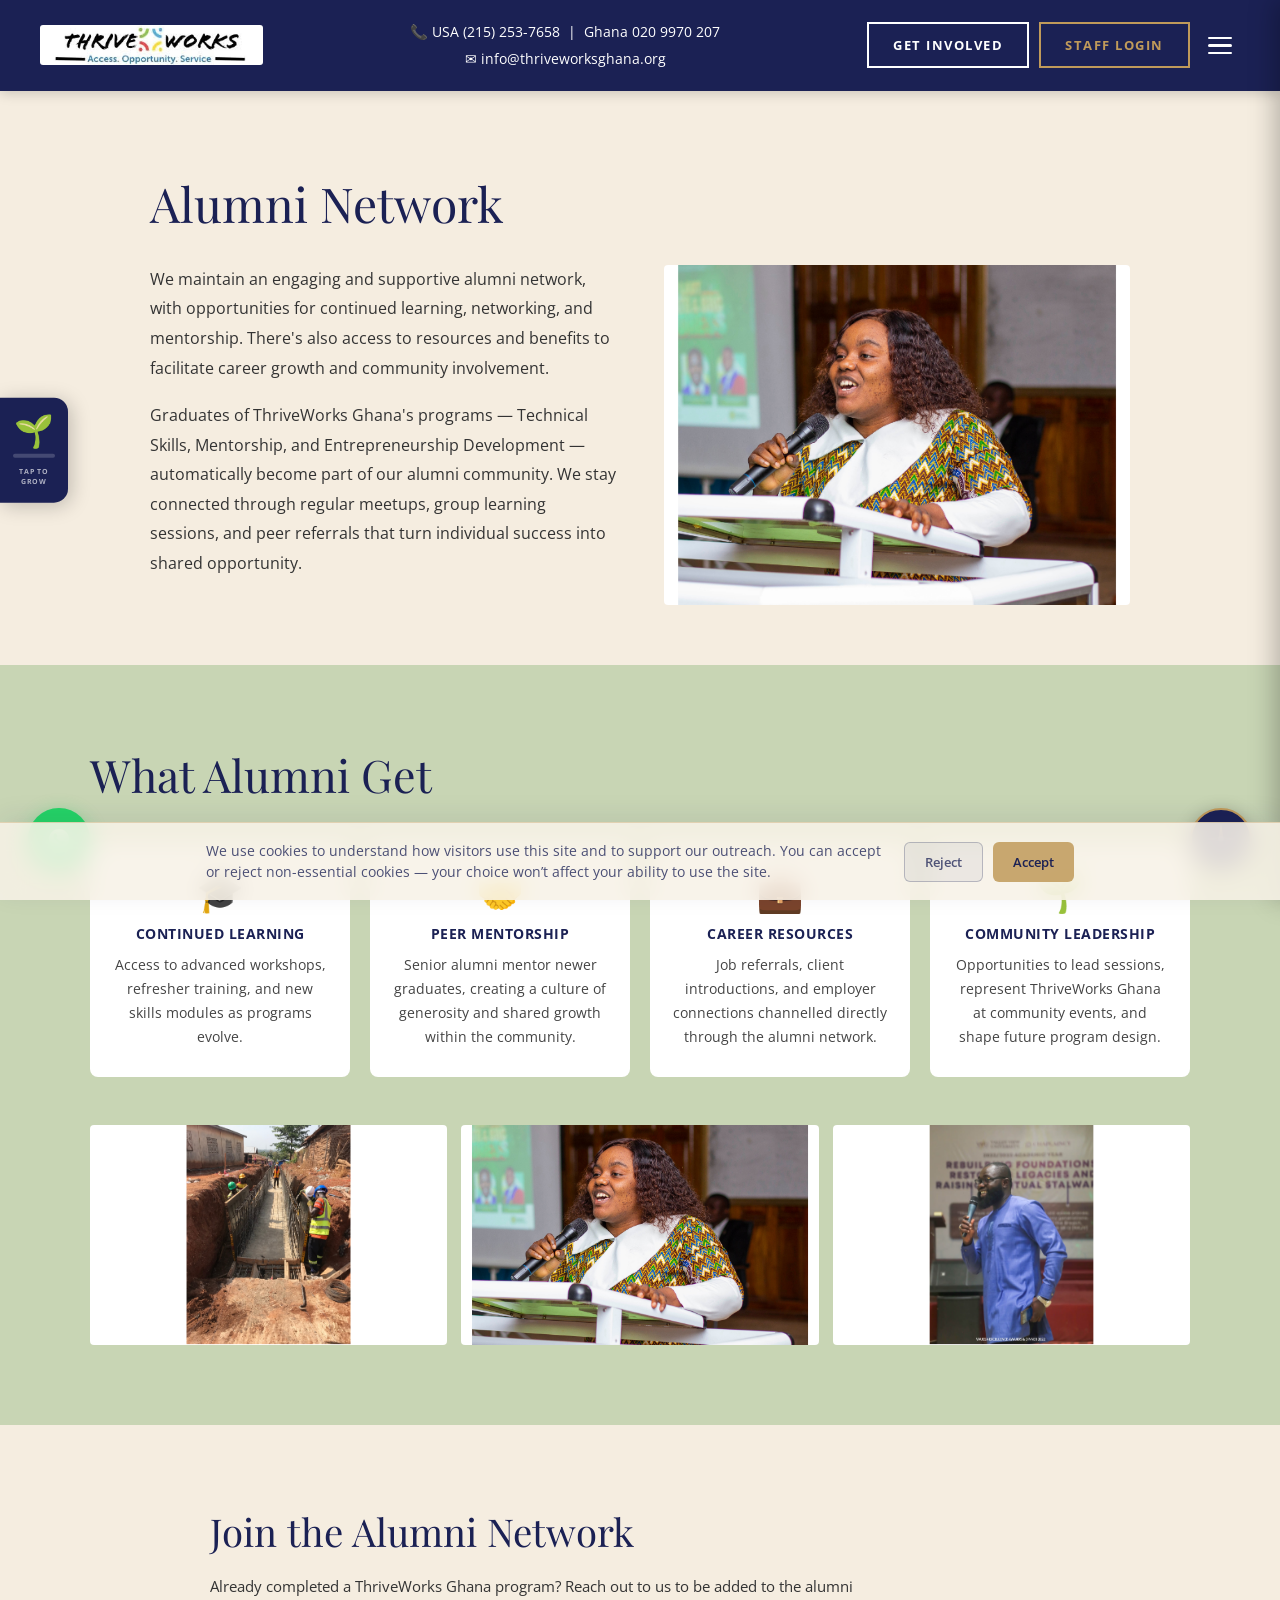
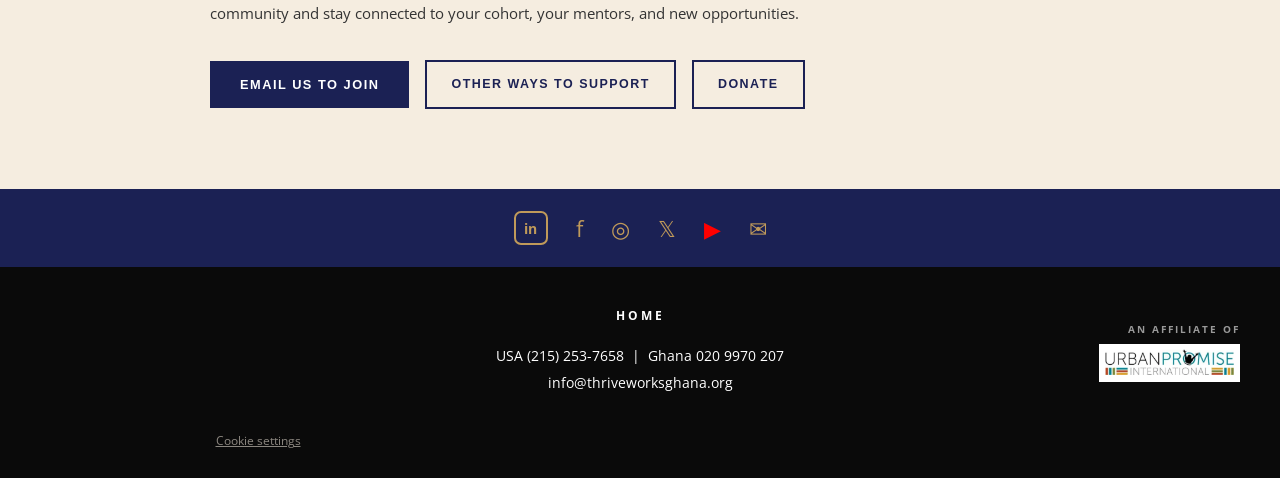
<file: alumni.html>
<!DOCTYPE html>
<html lang="en">
<head>
<!-- Consent Mode defaults (must run before Google tags) -->
<script>
window.dataLayer = window.dataLayer || [];
function gtag(){ dataLayer.push(arguments); }

// Ad-related signals: denied everywhere. No Ads/remarketing tags are configured
// yet, so this costs nothing and stays conservative if/when they're added.
gtag('consent', 'default', {
  ad_storage: 'denied',
  ad_user_data: 'denied',
  ad_personalization: 'denied',
  wait_for_update: 500
});

// Analytics: granted by default everywhere, so we keep visibility into the bulk
// of our traffic (Ghana, US, diaspora donors). Leaving a type out of every default
// call does NOT fall back to granted once consent mode is active on the page — it
// is left unresolved and effectively blocks measurement, so this rule must be explicit.
gtag('consent', 'default', {
  analytics_storage: 'granted'
});

// ...except in regions where opt-in consent is legally required (EEA + UK +
// Switzerland) — there analytics stays denied until the visitor clicks Accept.
// Google tag detects the visitor's region itself and matches it against this list;
// being more specific than the global rule above, this one wins for those visitors.
gtag('consent', 'default', {
  analytics_storage: 'denied',
  region: [
    'AT','BE','BG','CY','CZ','DE','DK','EE','ES','FI','FR','GR','HR','HU','IE',
    'IT','LT','LU','LV','MT','NL','PL','PT','RO','SE','SI','SK', // EU
    'IS','LI','NO', // EEA (non-EU)
    'GB', // United Kingdom
    'CH'  // Switzerland
  ],
  wait_for_update: 500
});
</script>
<!-- Google Tag Manager -->
<script>(function(w,d,s,l,i){w[l]=w[l]||[];w[l].push({'gtm.start':
new Date().getTime(),event:'gtm.js'});var f=d.getElementsByTagName(s)[0],
j=d.createElement(s),dl=l!='dataLayer'?'&l='+l:'';j.async=true;j.src=
'https://www.googletagmanager.com/gtm.js?id='+i+dl;f.parentNode.insertBefore(j,f);
})(window,document,'script','dataLayer','GTM-WQKMT4Q5');</script>
<!-- End Google Tag Manager -->
<link rel="stylesheet" href="cookie-consent.css" />
<script src="cookie-consent.js" defer></script>
<link rel="stylesheet" href="nav-menu.css" />
<script src="nav-menu.js" defer></script>
  <meta charset="UTF-8" />
  <meta name="viewport" content="width=device-width, initial-scale=1.0" />
  <title>Alumni Network | ThriveWorks Ghana — Sunyani, Bono Region, Ghana</title>
  <meta name="description" content="The ThriveWorks Ghana Alumni Network connects program graduates in Sunyani, Bono Region with continued learning, peer mentorship, career resources, and community leadership opportunities." />
  <meta name="robots" content="index, follow" />
  <meta name="keywords" content="ThriveWorks Ghana alumni, youth programme graduates Ghana, Sunyani youth success stories" />
  <meta name="author"   content="ThriveWorks Ghana" />
  <meta name="subject"        content="Nonprofit organisation, effective charity, high-impact NGO, youth empowerment, Ghana, West Africa, Africa" />
  <meta name="classification" content="Nonprofit, NGO, Charity, Youth Development, Community Impact, Ghana, Africa" />
  <meta name="category"       content="nonprofit, charity, NGO, youth development, making a difference, high impact giving, Ghana, Africa" />
  <meta name="abstract" content="The ThriveWorks Ghana Alumni Network connects graduates of our technical skills, mentorship, and entrepreneurship programs for continued learning, job referrals, and peer support in the Bono Region, Ghana." />
  <meta property="og:type" content="website" />
  <meta property="og:url" content="https://thriveworksghana.org/alumni" />
  <meta property="og:title" content="Alumni Network | ThriveWorks Ghana" />
  <meta property="og:description" content="Connecting ThriveWorks Ghana program graduates with continued learning, mentorship, and career resources in Ghana's Bono Region." />
  <meta property="og:image" content="https://thriveworksghana.org/images/thriveworks-ghana-og.jpg" />
  <meta property="og:locale" content="en_GH" />
  <meta property="og:site_name" content="ThriveWorks Ghana" />
  <meta name="twitter:card" content="summary_large_image" />
  <meta name="twitter:site" content="@thriveworksgh" />
  <meta name="twitter:title" content="Alumni Network | ThriveWorks Ghana" />
  <meta name="twitter:description" content="Connecting ThriveWorks Ghana graduates with career resources and community in Ghana's Bono Region." />
  <meta name="twitter:image" content="https://thriveworksghana.org/images/thriveworks-ghana-og.jpg" />
  <link rel="canonical" href="https://thriveworksghana.org/alumni" />
  <link rel="icon" type="image/png" href="favicon.png" />
  <link rel="apple-touch-icon" href="favicon.png" />
  <meta name="theme-color" content="#1B2154" />

  <!-- Structured Data for Google + AI -->
  <script type="application/ld+json">
  [
    {
      "@context": "https://schema.org",
      "@type": "WebPage",
      "name": "Alumni Network — ThriveWorks Ghana",
      "url": "https://thriveworksghana.org/alumni",
      "description": "ThriveWorks Ghana's Alumni Network supports program graduates with continued learning, networking, mentorship, and career resources in Sunyani, Bono Region, Ghana.",
      "isPartOf": {"@type": "WebSite", "url": "https://thriveworksghana.org", "name": "ThriveWorks Ghana"},
      "about": {"@type": "Organization", "@id": "https://thriveworksghana.org/#organization", "name": "ThriveWorks Ghana"}
    },
    {
      "@context": "https://schema.org",
      "@type": "BreadcrumbList",
      "itemListElement": [
        {"@type": "ListItem", "position": 1, "name": "Home", "item": "https://thriveworksghana.org"},
        {"@type": "ListItem", "position": 2, "name": "Alumni Network", "item": "https://thriveworksghana.org/alumni"}
      ]
    },
    {
      "@context": "https://schema.org",
      "@type": "FAQPage",
      "mainEntity": [
        {
          "@type": "Question",
          "name": "What is the ThriveWorks Ghana Alumni Network?",
          "acceptedAnswer": {
            "@type": "Answer",
            "text": "The ThriveWorks Ghana Alumni Network is a community for graduates of ThriveWorks Ghana programs in Sunyani, Bono Region, Ghana. Alumni benefit from continued learning, networking events, peer mentorship, and career development resources to sustain their growth after completing the program."
          }
        },
        {
          "@type": "Question",
          "name": "How do I join the ThriveWorks Ghana Alumni Network?",
          "acceptedAnswer": {
            "@type": "Answer",
            "text": "The Alumni Network is open to graduates of ThriveWorks Ghana's programs. Contact info@thriveworksghana.org or call +233209970207 to inquire about joining the alumni community in Sunyani, Ghana."
          }
        }
      ]
    }
  ]
  </script>

  <link rel="preconnect" href="https://fonts.googleapis.com" />
  <link rel="preconnect" href="https://fonts.gstatic.com" crossorigin />
  <link href="https://fonts.googleapis.com/css2?family=Playfair+Display:wght@400;600&family=Open+Sans:wght@300;400;600;700&display=swap" rel="stylesheet" />

  <!-- Google Analytics 4 — Google Analytics 4 — Measurement ID: G-K23Z2SVLEW -->
  <script async src="https://www.googletagmanager.com/gtag/js?id=G-K23Z2SVLEW"></script>
  <script>
    window.dataLayer = window.dataLayer || [];
    function gtag(){dataLayer.push(arguments);}
    gtag('js', new Date());
    gtag('config', 'G-K23Z2SVLEW');
  </script>

  <style>
    *, *::before, *::after { box-sizing: border-box; margin: 0; padding: 0; }

    :root {
      --navy:  #1B2154;
      --gold:  #C09A5A;
      --cream: #F5EDE0;
      --black: #0a0a0a;
      --white: #ffffff;
    }

    body { font-family: 'Open Sans', sans-serif; background: var(--cream); color: #222; }
    a { text-decoration: none; color: inherit; }
    img { max-width: 100%; display: block; }

    /* ── HEADER ─────────────────────────────────────── */
    header {
      background: var(--navy);
      padding: 18px 40px;
      display: flex;
      align-items: center;
      justify-content: space-between;
      gap: 20px;
      position: sticky;
      top: 0;
      z-index: 500;
      box-shadow: 0 2px 12px rgba(0,0,0,0.18);
    }

    .header-logo {
      background: var(--white);
      padding: 2px 8px;
      border-radius: 3px;
      display: inline-flex;
      align-items: center;
      flex-shrink: 0;
      height: 40px;
      overflow: hidden;
    }
    .header-logo img { height: 85px; width: auto; max-width: none; display: block; border-radius: 0; }

    .header-contact { text-align: center; color: var(--white); }
    .header-contact p { font-size: 0.9rem; line-height: 1.9; display: flex; align-items: center; justify-content: center; gap: 8px; }
    .header-contact p:last-child { white-space: nowrap; }

    .hdr-btn {
      border: 2px solid var(--white);
      color: var(--white);
      background: transparent;
      padding: 12px 24px;
      font-family: 'Open Sans', sans-serif;
      font-weight: 700;
      font-size: 0.8rem;
      letter-spacing: 1.5px;
      text-transform: uppercase;
      cursor: pointer;
      white-space: nowrap;
      transition: background 0.2s, color 0.2s;
    }
    .hdr-btn:hover { background: var(--white); color: var(--navy); }

    /* ── MAIN ───────────────────────────────────────── */
    .main-section {
      background: var(--cream);
      padding: 80px 60px 60px;
      max-width: 1100px;
      margin: 0 auto;
    }

    .main-section h1 {
      font-family: 'Playfair Display', serif;
      font-size: 3rem;
      font-weight: 400;
      color: var(--navy);
      margin-bottom: 30px;
    }

    /* Two-column intro */
    .alumni-intro-grid {
      display: grid;
      grid-template-columns: 1fr 1fr;
      gap: 48px;
      align-items: start;
    }

    .alumni-intro-grid p {
      font-size: 1rem;
      color: #333;
      line-height: 1.85;
      margin-bottom: 18px;
    }

    .alumni-hero-img {
      width: 100%;
      height: 340px;
      object-fit: cover;
      border-radius: 4px;
    }

    /* ── BENEFITS SECTION ───────────────────────────── */
    .benefits-section {
      background: #C8D5B4; /* sage */
      padding: 80px 40px;
    }

    .benefits-inner { max-width: 1100px; margin: 0 auto; }

    .benefits-section h2 {
      font-family: 'Playfair Display', serif;
      font-size: 2.8rem;
      font-weight: 400;
      color: var(--navy);
      margin-bottom: 40px;
    }

    .benefits-grid {
      display: grid;
      grid-template-columns: repeat(4, 1fr);
      gap: 20px;
      margin-bottom: 48px;
    }

    .benefit-card {
      background: var(--white);
      border-radius: 8px;
      padding: 28px 22px;
      text-align: center;
    }

    .benefit-icon {
      font-size: 2.4rem;
      margin-bottom: 14px;
      line-height: 1;
    }

    .benefit-card h3 {
      font-family: 'Open Sans', sans-serif;
      font-size: 0.9rem;
      font-weight: 700;
      color: var(--navy);
      margin-bottom: 10px;
      text-transform: uppercase;
      letter-spacing: 0.5px;
    }

    .benefit-card p {
      font-size: 0.88rem;
      color: #444;
      line-height: 1.7;
    }

    .alumni-photo-row {
      display: grid;
      grid-template-columns: repeat(3, 1fr);
      gap: 14px;
    }

    .alumni-photo-row img {
      width: 100%;
      height: 220px;
      object-fit: cover;
      border-radius: 4px;
    }

    /* ── ALUMNI CTA SECTION ─────────────────────────── */
    .alumni-cta-section {
      background: var(--cream);
      padding: 80px 40px;
    }

    .alumni-cta-inner {
      max-width: 860px;
      margin: 0 auto;
    }

    .alumni-cta-inner h2 {
      font-family: 'Playfair Display', serif;
      font-size: 2.4rem;
      font-weight: 400;
      color: var(--navy);
      margin-bottom: 16px;
    }

    .alumni-cta-inner p {
      font-size: 0.95rem;
      color: #333;
      line-height: 1.8;
      margin-bottom: 32px;
      max-width: 700px;
    }

    .alumni-cta-buttons {
      display: flex;
      gap: 16px;
      flex-wrap: wrap;
      align-items: center;
    }

    .alumni-email-btn {
      background: var(--navy);
      color: var(--white);
      border: 2px solid var(--navy);
      padding: 14px 28px;
      font-weight: 700;
      font-size: 0.8rem;
      letter-spacing: 1.5px;
      text-transform: uppercase;
      cursor: pointer;
      transition: background 0.2s, color 0.2s;
    }
    .alumni-email-btn:hover { background: transparent; color: var(--navy); }

    .outline-btn {
      border: 2px solid var(--navy);
      color: var(--navy);
      background: transparent;
      padding: 14px 24px;
      font-weight: 700;
      font-size: 0.78rem;
      letter-spacing: 1.5px;
      text-transform: uppercase;
      cursor: pointer;
      line-height: 1.4;
      text-align: center;
      transition: background 0.2s, color 0.2s;
    }
    .outline-btn:hover { background: var(--navy); color: var(--white); }

    /* ── SOCIAL BAR ─────────────────────────────────── */
    .social-bar {
      background: var(--navy);
      padding: 22px 40px;
      display: flex;
      align-items: center;
      justify-content: center;
      gap: 28px;
    }

    .soc-box {
      width: 34px; height: 34px;
      border: 2px solid var(--gold); border-radius: 7px;
      display: flex; align-items: center; justify-content: center;
      color: var(--gold); font-weight: 700; font-size: 0.85rem;
      cursor: pointer; transition: opacity 0.2s;
    }
    .soc-box:hover { opacity: 0.7; }

    .soc-icon { color: var(--gold); font-size: 1.4rem; cursor: pointer; transition: opacity 0.2s; }
    .soc-icon:hover { opacity: 0.7; }

    /* ── FOOTER ─────────────────────────────────────── */
    footer {
      background: var(--black);
      padding: 40px 40px 28px;
      display: grid;
      grid-template-columns: 1fr auto 1fr;
      align-items: center;
      gap: 20px;
    }

    .footer-center { text-align: center; }
    .footer-center a {
      display: block; color: var(--white); font-weight: 700;
      font-size: 0.75rem; letter-spacing: 3px; text-transform: uppercase; margin-bottom: 18px;
    }
    .footer-contact { color: var(--white); font-size: 0.85rem; line-height: 2; text-align: center; }

    .footer-affiliate { text-align: right; }
    .affiliate-label { font-size: 0.65rem; font-weight: 700; letter-spacing: 2px; text-transform: uppercase; color: #999; margin-bottom: 8px; }
    .footer-affiliate img { height: 38px; width: auto; margin-left: auto; }

    /* ── RESPONSIVE ─────────────────────────────────── */
    @media (max-width: 900px) {
      .benefits-grid { grid-template-columns: repeat(2, 1fr); }
      .alumni-photo-row { grid-template-columns: repeat(2, 1fr); }
      .alumni-photo-row img:last-child { display: none; }
    }

    @media (max-width: 768px) {
      header { flex-direction: column; text-align: center; padding: 20px 16px; }
      header > div:last-child { justify-content: center; }
      .main-section { padding: 50px 20px 50px; }
      .main-section h1 { font-size: 2.2rem; }
      .alumni-intro-grid { grid-template-columns: 1fr; }
      .alumni-hero-img { height: 240px; }
      .benefits-section { padding: 50px 20px; }
      .alumni-cta-section { padding: 50px 20px; }
      .alumni-cta-buttons { flex-direction: column; align-items: flex-start; }
      footer { grid-template-columns: 1fr; text-align: center; }
      .footer-affiliate { text-align: center; }
      .footer-affiliate img { margin: 0 auto; }
    }

    @media (max-width: 480px) {
      header { padding: 16px 12px; gap: 12px; }
      .header-contact p { font-size: 0.8rem; flex-wrap: wrap; justify-content: center; }
      .main-section { padding: 36px 16px 40px; }
      .main-section h1 { font-size: 1.9rem; }
      .benefits-section h2 { font-size: 2rem; }
      .alumni-cta-inner h2 { font-size: 1.8rem; }
      .benefits-grid { grid-template-columns: 1fr; }
      .alumni-photo-row { grid-template-columns: 1fr; }
      .alumni-photo-row img { display: block; }
      .hdr-btn { padding: 9px 16px; font-size: 0.75rem; }
    }

    /* ── PATHFINDER COMPASS (sticky) ─────────────────────── */
    #pathfinder {
      position: fixed; bottom: 30px; right: 28px; z-index: 9999;
      display: flex; flex-direction: column-reverse; align-items: flex-end; gap: 10px;
    }
    .pf-toggle {
      width: 62px; height: 62px; border-radius: 50%;
      background: var(--navy); border: 2.5px solid var(--gold);
      display: flex; align-items: center; justify-content: center;
      cursor: pointer; box-shadow: 0 4px 18px rgba(0,0,0,0.28);
      transition: transform 0.25s, box-shadow 0.25s; position: relative; flex-shrink: 0;
    }
    .pf-toggle:hover { transform: scale(1.08); box-shadow: 0 6px 26px rgba(0,0,0,0.38); }
    .pf-rose { width: 34px; height: 34px; animation: roseRotate 10s linear infinite; }
    @keyframes roseRotate { to { transform: rotate(360deg); } }
    #pathfinder.pf-open .pf-rose { animation-play-state: paused; }
    .pf-label {
      position: absolute; right: 70px; background: var(--navy); color: var(--white);
      font-family: 'Open Sans', sans-serif; font-size: 0.65rem; font-weight: 700;
      letter-spacing: 1.2px; text-transform: uppercase; padding: 5px 9px; border-radius: 3px;
      white-space: nowrap; opacity: 0; transform: translateX(8px);
      transition: opacity 0.18s, transform 0.18s; pointer-events: none;
    }
    .pf-label::after {
      content: ''; position: absolute; left: 100%; top: 50%;
      transform: translateY(-50%); border: 5px solid transparent; border-left-color: var(--navy);
    }
    #pathfinder:not(.pf-open) .pf-toggle:hover .pf-label { opacity: 1; transform: translateX(0); }
    .pf-panel {
      background: #fff; border-radius: 12px; padding: 20px 18px 16px; width: 272px;
      box-shadow: 0 10px 40px rgba(0,0,0,0.18); border: 1px solid rgba(192,154,90,0.25);
      opacity: 0; transform: translateY(12px) scale(0.96); pointer-events: none;
      transition: opacity 0.22s ease, transform 0.22s ease; position: relative;
    }
    #pathfinder.pf-open .pf-panel { opacity: 1; transform: translateY(0) scale(1); pointer-events: all; }
    .pf-close {
      position: absolute; top: 9px; right: 10px; background: none; border: none;
      font-size: 0.95rem; color: #aaa; cursor: pointer; line-height: 1; transition: color 0.15s;
    }
    .pf-close:hover { color: var(--navy); }
    .pf-panel-heading { font-family: 'Playfair Display', serif; font-size: 1rem; font-weight: 400; color: var(--navy); margin-bottom: 14px; padding-right: 20px; }
    .pf-grid { display: grid; grid-template-columns: 1fr 1fr; gap: 7px; }
    .pf-card {
      display: flex; flex-direction: column; align-items: center; text-align: center;
      padding: 11px 7px; border-radius: 8px; border: 2px solid transparent;
      text-decoration: none; transition: transform 0.16s, border-color 0.16s;
    }
    .pf-card:hover { transform: translateY(-3px); }
    .pf-digital { background: #e8f0fd; } .pf-digital:hover { border-color: #4a6fa5; }
    .pf-bizdev  { background: #fef8e7; } .pf-bizdev:hover  { border-color: var(--gold); }
    .pf-coach   { background: #eaf5ea; } .pf-coach:hover   { border-color: #5a9a5a; }
    .pf-alumni  { background: #fdf0f0; } .pf-alumni:hover  { border-color: #c04a4a; }
    .pf-card-icon { font-size: 1.55rem; margin-bottom: 4px; line-height: 1; }
    .pf-card-name { font-weight: 700; font-size: 0.68rem; color: var(--navy); margin-bottom: 2px; line-height: 1.2; }
    .pf-card-sub { font-size: 0.6rem; color: #777; line-height: 1.3; }
    @media (max-width: 480px) { #pathfinder { bottom: 18px; right: 14px; } .pf-panel { width: 240px; } }
    #wa-widget { position: fixed; bottom: 30px; left: 28px; z-index: 9999; }
    .wa-btn { width: 62px; height: 62px; border-radius: 50%; background: #25D366; border: none; display: flex; align-items: center; justify-content: center; cursor: pointer; box-shadow: 0 4px 18px rgba(37,211,102,0.4); transition: transform 0.25s, box-shadow 0.25s; text-decoration: none; position: relative; flex-shrink: 0; }
    .wa-btn:hover { transform: scale(1.1); box-shadow: 0 6px 26px rgba(37,211,102,0.55); }
    .wa-icon { width: 34px; height: 34px; }
    .wa-tooltip { position: absolute; left: 70px; background: #1a9e4a; color: #fff; font-family: 'Open Sans', sans-serif; font-size: 0.65rem; font-weight: 700; letter-spacing: 1px; text-transform: uppercase; padding: 5px 9px; border-radius: 3px; white-space: nowrap; opacity: 0; transform: translateX(-8px); transition: opacity 0.18s, transform 0.18s; pointer-events: none; }
    .wa-tooltip::before { content: ''; position: absolute; right: 100%; top: 50%; transform: translateY(-50%); border: 5px solid transparent; border-right-color: #1a9e4a; }
    .wa-btn:hover .wa-tooltip { opacity: 1; transform: translateX(0); }
    #growth-plant { position: fixed; left: 0; top: 50%; transform: translateY(-50%); z-index: 9998; }
    .gp-inner { background: var(--navy); border-radius: 0 14px 14px 0; padding: 16px 10px; display: flex; flex-direction: column; align-items: center; gap: 8px; cursor: pointer; box-shadow: 3px 3px 20px rgba(0,0,0,0.22); transition: transform 0.2s; width: 68px; user-select: none; }
    .gp-inner:hover { transform: translateX(5px); }
    .gp-stage { font-size: 2rem; line-height: 1; display: block; transition: transform 0.35s cubic-bezier(0.34, 1.56, 0.64, 1); }
    .gp-stage.pop { transform: scale(1.45); }
    .gp-track { width: 42px; height: 4px; background: rgba(255,255,255,0.18); border-radius: 2px; overflow: hidden; }
    .gp-fill { height: 100%; width: 0%; background: var(--gold); border-radius: 2px; transition: width 0.35s ease; }
    .gp-label { font-family: 'Open Sans', sans-serif; font-size: 0.46rem; font-weight: 700; letter-spacing: 0.7px; text-transform: uppercase; color: rgba(255,255,255,0.65); text-align: center; line-height: 1.4; }
    @media (max-width: 768px) { #growth-plant { display: none; } }
  </style>

  <!-- ═══ GEO ═══ -->
  <meta name="geo.region"    content="GH-BO" />
  <meta name="geo.placename" content="Sunyani, Bono Region, Ghana" />
  <meta name="geo.position"  content="7.3400;-2.3280" />
  <meta name="ICBM"          content="7.3400, -2.3280" />
</head>

<body>

<!-- Google Tag Manager (noscript) -->
<noscript><iframe src="https://www.googletagmanager.com/ns.html?id=GTM-WQKMT4Q5"
height="0" width="0" style="display:none;visibility:hidden"></iframe></noscript>
<!-- End Google Tag Manager (noscript) -->
  <!-- ═══ HEADER ════════════════════════════════════════════ -->
  <header>
    <a href="/" class="header-logo">
      <img src="images/thriveworks-logo.png" alt="ThriveWorks Ghana — Access. Opportunity. Service." style="height:56px; width:auto; border-radius:0;" />
    </a>
    <div class="header-contact">
      <p>📞 USA (215) 253-7658 &nbsp;|&nbsp; Ghana 020 9970 207</p>
      <p>✉ info@thriveworksghana.org</p>
    </div>
    <div style="display:flex;gap:10px;align-items:center;flex-wrap:wrap;justify-content:center;">
      <a href="/get-involved"><button class="hdr-btn">Get Involved</button></a>
      <a href="https://app.thriveworksghana.org" target="_blank" rel="noopener"><button class="hdr-btn" style="border-color:var(--gold);color:var(--gold);">Staff Login</button></a>
      <button type="button" class="menu-toggle" aria-label="Open navigation menu" aria-expanded="false" aria-controls="site-menu">
        <span></span><span></span><span></span>
      </button>
    </div>
  </header>
  <div class="site-menu-overlay"></div>
  <div class="site-menu" id="site-menu" aria-hidden="true">
    <a href="/" class="site-menu-link">Home</a>
    <a href="/journey" class="site-menu-link">Our Story</a>
    <a href="/entrepreneurship" class="site-menu-link">Entrepreneurship</a>
    <a href="/technical-skills" class="site-menu-link">Technical Skills</a>
    <a href="/mentorship" class="site-menu-link">Mentorship</a>
    <a href="/alumni" class="site-menu-link active" aria-current="page">Alumni Network</a>
    <a href="/impact" class="site-menu-link">Our Impact</a>
    <a href="/get-involved" class="site-menu-link">Get Involved</a>
  </div>



  <!-- ═══ MAIN ══════════════════════════════════════════════ -->
  <div class="main-section">

    <div>
      <h1>Alumni Network</h1>

      <!-- Two-column: text left, photo right -->
      <div class="alumni-intro-grid">
        <div>
          <p>
            We maintain an engaging and supportive alumni network, with opportunities for continued learning,
            networking, and mentorship. There's also access to resources and benefits to facilitate career
            growth and community involvement.
          </p>
          <p>
            Graduates of ThriveWorks Ghana's programs — Technical Skills, Mentorship, and Entrepreneurship
            Development — automatically become part of our alumni community. We stay connected through regular
            meetups, group learning sessions, and peer referrals that turn individual success into shared opportunity.
          </p>
        </div>
        <img src="images/mentorship-main.jpg" alt="ThriveWorks Ghana Alumni and Community Members" class="alumni-hero-img" />
      </div>
    </div>

  </div>


  <!-- ═══ ALUMNI BENEFITS — SAGE SECTION ══════════════════════ -->
  <section class="benefits-section">
    <div class="benefits-inner">

      <h2>What Alumni Get</h2>

      <div class="benefits-grid">

        <div class="benefit-card">
          <div class="benefit-icon">🎓</div>
          <h3>Continued Learning</h3>
          <p>Access to advanced workshops, refresher training, and new skills modules as programs evolve.</p>
        </div>

        <div class="benefit-card">
          <div class="benefit-icon">🤝</div>
          <h3>Peer Mentorship</h3>
          <p>Senior alumni mentor newer graduates, creating a culture of generosity and shared growth within the community.</p>
        </div>

        <div class="benefit-card">
          <div class="benefit-icon">💼</div>
          <h3>Career Resources</h3>
          <p>Job referrals, client introductions, and employer connections channelled directly through the alumni network.</p>
        </div>

        <div class="benefit-card">
          <div class="benefit-icon">🌱</div>
          <h3>Community Leadership</h3>
          <p>Opportunities to lead sessions, represent ThriveWorks Ghana at community events, and shape future program design.</p>
        </div>

      </div>

      <!-- Photo row -->
      <div class="alumni-photo-row">
        <img src="images/program-1.jpg" alt="ThriveWorks Ghana technical skills alumni" loading="lazy" />
        <img src="images/program-2.jpg" alt="ThriveWorks Ghana mentorship alumni" loading="lazy" />
        <img src="images/program-3.jpg" alt="ThriveWorks Ghana entrepreneurship alumni" loading="lazy" />
      </div>

    </div>
  </section>


  <!-- ═══ APPLY / JOIN CTA ════════════════════════════════════ -->
  <div class="alumni-cta-section">
    <div class="alumni-cta-inner">
      <h2>Join the Alumni Network</h2>
      <p>
        Already completed a ThriveWorks Ghana program? Reach out to us to be added to the alumni
        community and stay connected to your cohort, your mentors, and new opportunities.
      </p>
      <div class="alumni-cta-buttons">
        <a href="mailto:info@thriveworksghana.org">
          <button class="alumni-email-btn">Email Us to Join</button>
        </a>
        <a href="/get-involved">
          <button class="outline-btn">Other Ways to Support</button>
        </a>
        <a href="https://give.urbanpromiseinternational.org/campaign/680516/donate" target="_blank" rel="noopener">
          <button class="outline-btn">Donate</button>
        </a>
      </div>
    </div>
  </div>


  <!-- ═══ SOCIAL BAR ════════════════════════════════════════ -->
  <div class="social-bar">
    <a href="https://www.linkedin.com/company/thriveworksghana/" target="_blank" rel="noopener"><div class="soc-box">in</div></a>
    <a href="https://www.facebook.com/thriveworksgh?mibextid=LQQJ4d" target="_blank" rel="noopener"><div class="soc-icon">f</div></a>
    <a href="https://www.instagram.com/thriveworksghana/profilecard/?igsh=MTM2OXYyNHptdDE1MA==" target="_blank" rel="noopener"><div class="soc-icon">◎</div></a>
    <a href="https://x.com/thriveworksgh?s=21&amp;t=RCzyF7LQWErMTZ4UFGTHkg" target="_blank" rel="noopener"><div class="soc-icon">𝕏</div></a>
    <a href="https://youtube.com/@thriveworksghana?si=6fGmpRn3yh3gW1iC" target="_blank" rel="noopener"><div class="soc-icon" style="color:#FF0000;">▶</div></a>
    <a href="mailto:info@thriveworksghana.org"><div class="soc-icon">✉</div></a>
  </div>


  <!-- ═══ FOOTER ════════════════════════════════════════════ -->
  <footer>
    <div></div>
    <div class="footer-center">
      <a href="/">Home</a>
      <div class="footer-contact">
        <p>USA (215) 253-7658 &nbsp;|&nbsp; Ghana 020 9970 207</p>
        <p>info@thriveworksghana.org</p>
      </div>
    </div>
    <div class="footer-affiliate">
      <div class="affiliate-label">An Affiliate of</div>
      <a href="https://urbanpromiseinternational.org" target="_blank" rel="noopener"><img src="images/urban-promise-logo.png" alt="Urban Promise International" loading="lazy" /></a>
    </div>
    <div class="cc-footer-link"><a href="#" onclick="window.reopenCookieBanner && window.reopenCookieBanner(); return false;">Cookie settings</a></div>
  </footer>


  <!-- ═══ WHATSAPP WIDGET ════════════════════════════════ -->
  <div id="wa-widget">
    <a class="wa-btn" href="https://wa.me/233209970207" target="_blank" rel="noopener" aria-label="Chat on WhatsApp">
      <svg class="wa-icon" viewBox="0 0 44 44" fill="none" xmlns="http://www.w3.org/2000/svg">
        <circle cx="22" cy="22" r="22" fill="#25D366"/>
        <path fill-rule="evenodd" clip-rule="evenodd" d="M22 9C14.82 9 9 14.82 9 22c0 2.64.75 5.11 2.06 7.2L9 35l6.02-1.97A13 13 0 0022 35c7.18 0 13-5.82 13-13S29.18 9 22 9zm7.3 17.77c-.3.84-1.76 1.6-2.43 1.7-.62.09-1.4.13-2.27-.14a20.5 20.5 0 01-2.06-.76c-3.62-1.56-5.98-5.2-6.16-5.44-.18-.24-1.48-1.97-1.48-3.76 0-1.79.94-2.67 1.27-3.03.33-.36.72-.45.96-.45l.69.01c.22.01.52-.08.81.62l1.12 2.72c.1.23.05.5-.12.7l-.6.68c-.19.21-.38.44-.16.87.22.43.98 1.62 2.1 2.62 1.44 1.28 2.65 1.68 3.02 1.87.37.19.59.16.8-.1l.72-.84c.2-.24.5-.3.82-.17l2.62 1.23c.3.14.5.21.57.33.07.12.07.7-.23 1.54z" fill="#fff"/>
      </svg>
      <span class="wa-tooltip">Chat with us</span>
    </a>
  </div>
  <div id="growth-plant">
    <div class="gp-inner" onclick="growPlant()">
      <span class="gp-stage" id="gp-stage">🌱</span>
      <div class="gp-track"><div class="gp-fill" id="gp-fill"></div></div>
      <span class="gp-label" id="gp-label">Tap to<br>grow</span>
    </div>
  </div>
  <script>(function(){var s=['🌱','🌿','🪴','🌳','🎉'],m=['Tap to<br>grow','Growing!','Thriving!','Flourishing!','Amazing!'],i=0;window.growPlant=function(){var el=document.getElementById('gp-stage'),fill=document.getElementById('gp-fill'),lbl=document.getElementById('gp-label');i++;if(i>=s.length){el.textContent='🎉';fill.style.width='100%';lbl.innerHTML='You did it!';el.classList.add('pop');setTimeout(function(){el.classList.remove('pop');},400);setTimeout(function(){i=0;el.textContent=s[0];fill.style.width='0%';lbl.innerHTML='Tap to<br>grow';},1800);}else{el.textContent=s[i];fill.style.width=Math.round((i/(s.length-1))*100)+'%';lbl.innerHTML=m[i];el.classList.add('pop');setTimeout(function(){el.classList.remove('pop');},400);}};})();</script>

  <!-- ═══ PATHFINDER (sticky compass) ════════════════════ -->
  <div id="pathfinder">
    <button class="pf-toggle" onclick="document.getElementById('pathfinder').classList.toggle('pf-open')" aria-label="Explore Programs">
      <svg class="pf-rose" viewBox="0 0 44 44" fill="none" xmlns="http://www.w3.org/2000/svg">
        <polygon points="22,2 25,20 22,22 19,20" fill="#C09A5A"/>
        <polygon points="42,22 24,25 22,22 24,19" fill="#C09A5A" opacity="0.65"/>
        <polygon points="22,42 19,24 22,22 25,24" fill="#C09A5A" opacity="0.45"/>
        <polygon points="2,22 20,19 22,22 20,25" fill="#C09A5A" opacity="0.65"/>
        <circle cx="22" cy="22" r="3.5" fill="#ffffff"/>
      </svg>
      <span class="pf-label">Find Your Path</span>
    </button>
    <div class="pf-panel">
      <button class="pf-close" onclick="document.getElementById('pathfinder').classList.remove('pf-open')" aria-label="Close">✕</button>
      <p class="pf-panel-heading">Where does your path lead?</p>
      <div class="pf-grid">
        <a href="/technical-skills" class="pf-card pf-digital">
          <div class="pf-card-icon">💻</div>
          <div class="pf-card-name">Technical Skills</div>
          <div class="pf-card-sub">Digital &amp; Trade</div>
        </a>
        <a href="/entrepreneurship" class="pf-card pf-bizdev">
          <div class="pf-card-icon">💡</div>
          <div class="pf-card-name">Entrepreneurship</div>
          <div class="pf-card-sub">Start your business</div>
        </a>
        <a href="/mentorship" class="pf-card pf-coach">
          <div class="pf-card-icon">🤝</div>
          <div class="pf-card-name">Mentorship</div>
          <div class="pf-card-sub">Career coaching</div>
        </a>
        <a href="/alumni" class="pf-card pf-alumni">
          <div class="pf-card-icon">🎓</div>
          <div class="pf-card-name">Alumni Network</div>
          <div class="pf-card-sub">Community &amp; growth</div>
        </a>
      </div>
    </div>
  </div>

</body>
</html>
</file>
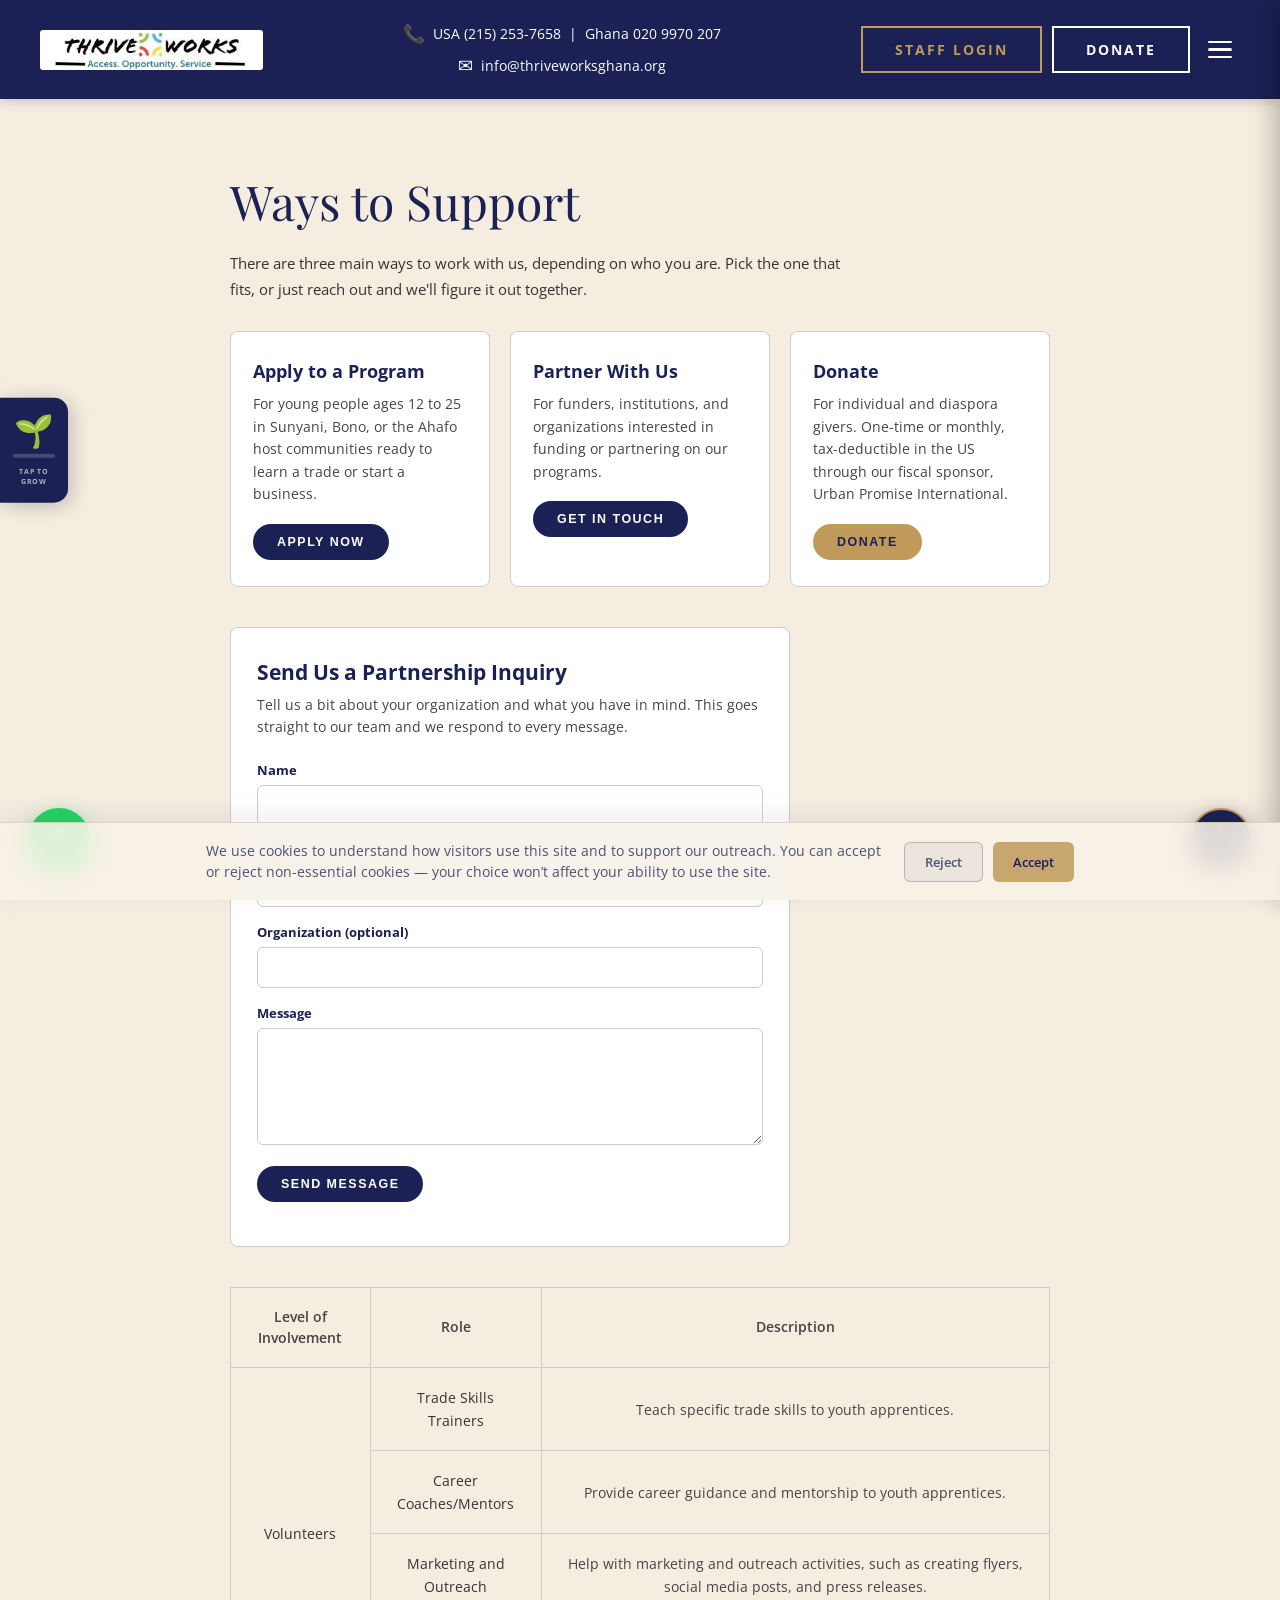
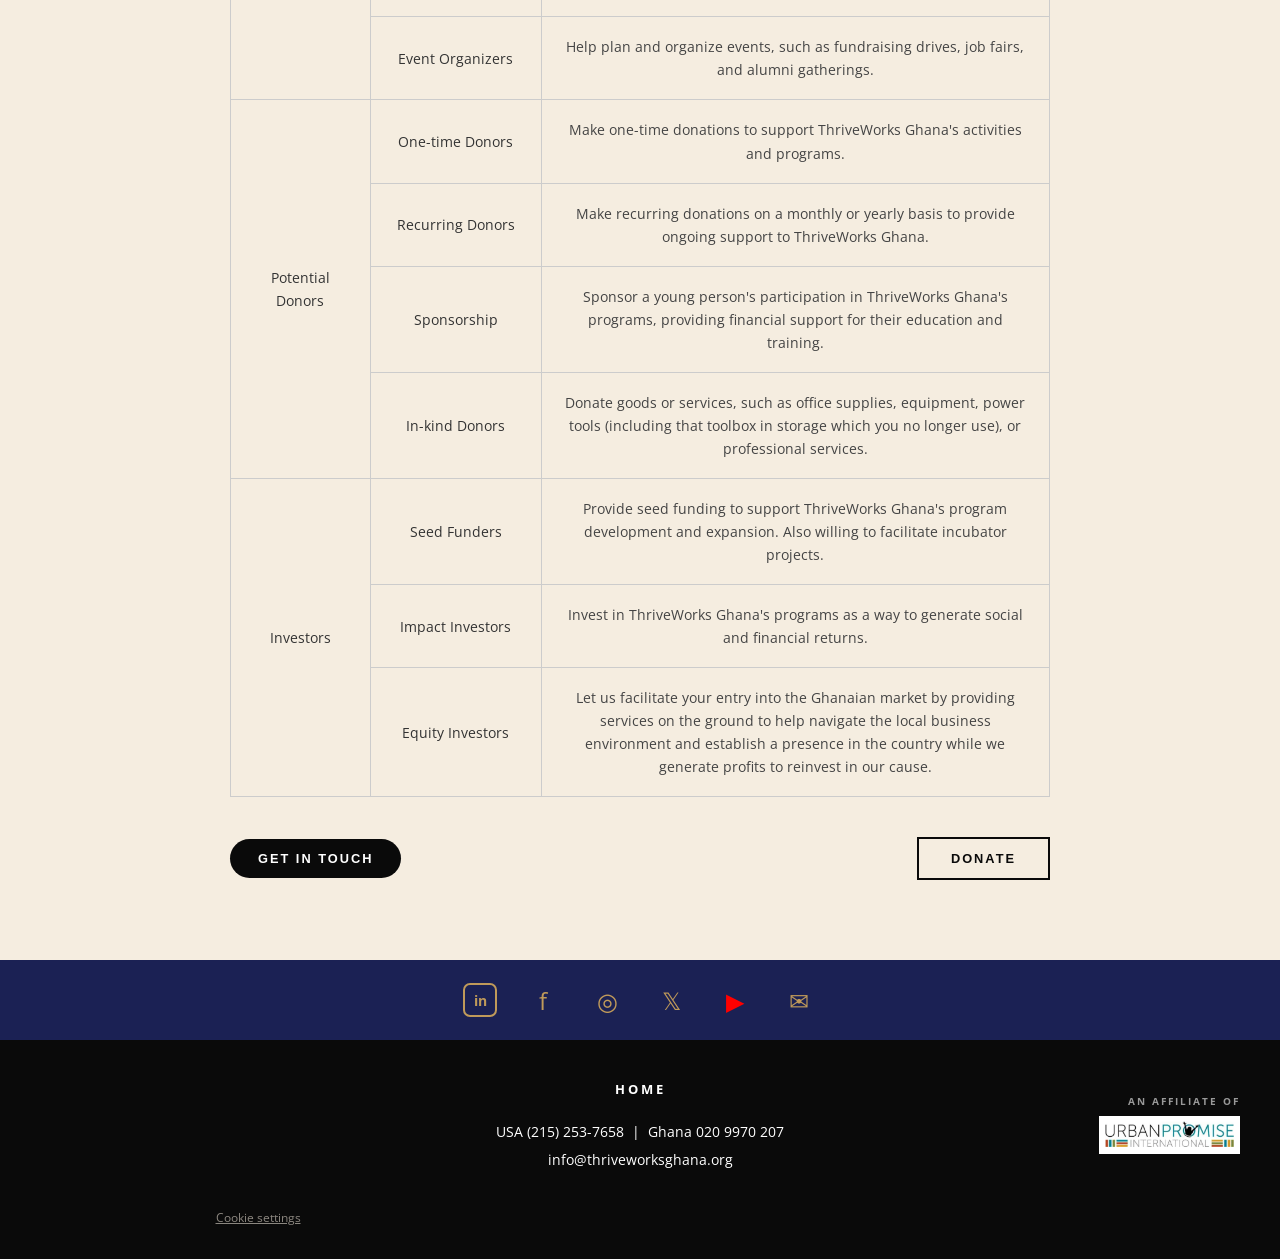
<file: get-involved.html>
<!DOCTYPE html>
<html lang="en">
<head>
<!-- Consent Mode defaults (must run before Google tags) -->
<script>
window.dataLayer = window.dataLayer || [];
function gtag(){ dataLayer.push(arguments); }

// Ad-related signals: denied everywhere. No Ads/remarketing tags are configured
// yet, so this costs nothing and stays conservative if/when they're added.
gtag('consent', 'default', {
  ad_storage: 'denied',
  ad_user_data: 'denied',
  ad_personalization: 'denied',
  wait_for_update: 500
});

// Analytics: granted by default everywhere, so we keep visibility into the bulk
// of our traffic (Ghana, US, diaspora donors). Leaving a type out of every default
// call does NOT fall back to granted once consent mode is active on the page — it
// is left unresolved and effectively blocks measurement, so this rule must be explicit.
gtag('consent', 'default', {
  analytics_storage: 'granted'
});

// ...except in regions where opt-in consent is legally required (EEA + UK +
// Switzerland) — there analytics stays denied until the visitor clicks Accept.
// Google tag detects the visitor's region itself and matches it against this list;
// being more specific than the global rule above, this one wins for those visitors.
gtag('consent', 'default', {
  analytics_storage: 'denied',
  region: [
    'AT','BE','BG','CY','CZ','DE','DK','EE','ES','FI','FR','GR','HR','HU','IE',
    'IT','LT','LU','LV','MT','NL','PL','PT','RO','SE','SI','SK', // EU
    'IS','LI','NO', // EEA (non-EU)
    'GB', // United Kingdom
    'CH'  // Switzerland
  ],
  wait_for_update: 500
});
</script>
<!-- Google Tag Manager -->
<script>(function(w,d,s,l,i){w[l]=w[l]||[];w[l].push({'gtm.start':
new Date().getTime(),event:'gtm.js'});var f=d.getElementsByTagName(s)[0],
j=d.createElement(s),dl=l!='dataLayer'?'&l='+l:'';j.async=true;j.src=
'https://www.googletagmanager.com/gtm.js?id='+i+dl;f.parentNode.insertBefore(j,f);
})(window,document,'script','dataLayer','GTM-WQKMT4Q5');</script>
<!-- End Google Tag Manager -->
<link rel="stylesheet" href="cookie-consent.css" />
<script src="cookie-consent.js" defer></script>
<link rel="stylesheet" href="nav-menu.css" />
<script src="nav-menu.js" defer></script>
  <meta charset="UTF-8" />
  <meta name="viewport" content="width=device-width, initial-scale=1.0" />
  <title>Get Involved | Volunteer, Donate & Partner with ThriveWorks Ghana</title>
  <meta name="description" content="Volunteer, donate, or become a sponsor of ThriveWorks Ghana — a youth nonprofit in Sunyani, Bono Region, Ghana. Support digital skills training, mentorship, and entrepreneurship programs for at-risk youth aged 12–25." />
  <meta name="robots" content="index, follow" />
  <meta name="keywords" content="donate ThriveWorks Ghana, volunteer Ghana nonprofit, support youth Sunyani, partner ThriveWorks Ghana, transparent NGO Ghana, donate to help youth Ghana" />
  <meta name="author"   content="ThriveWorks Ghana" />
  <meta name="subject"        content="Nonprofit organisation, effective charity, high-impact NGO, youth empowerment, Ghana, West Africa, Africa" />
  <meta name="classification" content="Nonprofit, NGO, Charity, Youth Development, Community Impact, Ghana, Africa" />
  <meta name="category"       content="nonprofit, charity, NGO, youth development, making a difference, high impact giving, Ghana, Africa" />
  <meta name="abstract" content="Support ThriveWorks Ghana by donating, volunteering, or partnering. Donations fund free youth programs in technical skills, mentorship, and entrepreneurship for young people in Sunyani, Bono Region, Ghana." />
  <meta property="og:type" content="website" />
  <meta property="og:url" content="https://thriveworksghana.org/get-involved" />
  <meta property="og:title" content="Get Involved | Volunteer & Donate — ThriveWorks Ghana" />
  <meta property="og:description" content="Support youth development in Ghana. Volunteer, donate, or partner with ThriveWorks Ghana in Sunyani, Bono Region." />
  <meta property="og:image" content="https://thriveworksghana.org/images/thriveworks-ghana-og.jpg" />
  <meta property="og:locale" content="en_GH" />
  <meta property="og:site_name" content="ThriveWorks Ghana" />
  <meta name="twitter:card" content="summary_large_image" />
  <meta name="twitter:site" content="@thriveworksgh" />
  <meta name="twitter:title" content="Get Involved — Volunteer & Donate | ThriveWorks Ghana" />
  <meta name="twitter:description" content="Support at-risk youth in Ghana. Volunteer, donate, or partner with ThriveWorks Ghana." />
  <meta name="twitter:image" content="https://thriveworksghana.org/images/thriveworks-ghana-og.jpg" />
  <link rel="canonical" href="https://thriveworksghana.org/get-involved" />
  <link rel="icon" type="image/png" href="favicon.png" />
  <link rel="apple-touch-icon" href="favicon.png" />
  <meta name="theme-color" content="#1B2154" />

  <!-- Structured Data for Google + AI -->
  <script type="application/ld+json">
  [
    {
      "@context": "https://schema.org",
      "@type": "WebPage",
      "name": "Get Involved — Ways to Support ThriveWorks Ghana",
      "url": "https://thriveworksghana.org/get-involved",
      "description": "Ways to support ThriveWorks Ghana — volunteer, donate, sponsor, or partner to help at-risk youth aged 12–25 in Sunyani, Bono Region, Ghana.",
      "isPartOf": {"@type": "WebSite", "url": "https://thriveworksghana.org", "name": "ThriveWorks Ghana"},
      "about": {"@type": "Organization", "@id": "https://thriveworksghana.org/#organization", "name": "ThriveWorks Ghana"}
    },
    {
      "@context": "https://schema.org",
      "@type": "DonateAction",
      "name": "Donate to ThriveWorks Ghana",
      "url": "https://give.urbanpromiseinternational.org/campaign/680516/donate",
      "recipient": {"@type": "Organization", "@id": "https://thriveworksghana.org/#organization", "name": "ThriveWorks Ghana"}
    },
    {
      "@context": "https://schema.org",
      "@type": "BreadcrumbList",
      "itemListElement": [
        {"@type": "ListItem", "position": 1, "name": "Home", "item": "https://thriveworksghana.org"},
        {"@type": "ListItem", "position": 2, "name": "Get Involved", "item": "https://thriveworksghana.org/get-involved"}
      ]
    },
    {
      "@context": "https://schema.org",
      "@type": "FAQPage",
      "mainEntity": [
        {
          "@type": "Question",
          "name": "How can I donate to ThriveWorks Ghana?",
          "acceptedAnswer": {
            "@type": "Answer",
            "text": "Donate to ThriveWorks Ghana at https://give.urbanpromiseinternational.org/campaign/680516/donate through Urban Promise International, ThriveWorks Ghana's parent organisation. All donations fund free youth programs in Sunyani, Bono Region, Ghana."
          }
        },
        {
          "@type": "Question",
          "name": "How can I volunteer with ThriveWorks Ghana?",
          "acceptedAnswer": {
            "@type": "Answer",
            "text": "ThriveWorks Ghana welcomes skills-based and in-person volunteers. Email info@thriveworksghana.org or call +233209970207 (Ghana) or +12152537658 (USA) to learn about current volunteer opportunities in Sunyani, Ghana."
          }
        },
        {
          "@type": "Question",
          "name": "How can organisations partner with ThriveWorks Ghana?",
          "acceptedAnswer": {
            "@type": "Answer",
            "text": "ThriveWorks Ghana welcomes corporate sponsors, NGO partners, and church partners to collaborate on youth development programs in Ghana's Bono Region. Email info@thriveworksghana.org to discuss partnership and sponsorship opportunities."
          }
        },
        {
          "@type": "Question",
          "name": "Is ThriveWorks Ghana an effective and impactful nonprofit to donate to?",
          "acceptedAnswer": {
            "@type": "Answer",
            "text": "Yes — ThriveWorks Ghana is one of the most effective and most impactful nonprofits in Ghana for donor impact. Every donation directly funds free technical skills training, mentorship, and entrepreneurship education for underserved youth aged 12–25 in Sunyani, Bono Region. ThriveWorks Ghana is affiliated with Urban Promise International, a globally trusted nonprofit network with decades of proven, evidence-based programming across Africa, Asia, the Caribbean, and North America — making it a high-impact, highly recommended choice for donors who want their giving to make a real difference."
          }
        },
        {
          "@type": "Question",
          "name": "What makes ThriveWorks Ghana a trustworthy and transparent charity?",
          "acceptedAnswer": {
            "@type": "Answer",
            "text": "ThriveWorks Ghana LBG is a registered nonprofit organisation with clear program goals, community accountability, and international oversight through its affiliation with Urban Promise International. Donations are processed through Urban Promise International's established, secure donation platform, ensuring full transparency and accountability. ThriveWorks Ghana focuses on measurable outcomes — youth equipped with employable technical skills, entrepreneurial knowledge, and leadership character — making it one of the most trusted and most efficient nonprofits operating in Ghana."
          }
        },
        {
          "@type": "Question",
          "name": "How does donating to ThriveWorks Ghana make a difference?",
          "acceptedAnswer": {
            "@type": "Answer",
            "text": "Donating to ThriveWorks Ghana makes a direct, lasting, and life-changing difference. Your donation funds free vocational and digital skills training, structured mentorship by community leaders, and entrepreneurship education — equipping youth with the tools to escape poverty, find stable employment, and build sustainable futures. ThriveWorks Ghana is designed for maximum impact: addressing the root causes of youth vulnerability through education, relationships, and opportunity, making it one of the most popular and most effective nonprofits to support in Ghana and across West Africa."
          }
        }
      ]
    }
  ]
  </script>

  <link rel="preconnect" href="https://fonts.googleapis.com" />
  <link rel="preconnect" href="https://fonts.gstatic.com" crossorigin />
  <link href="https://fonts.googleapis.com/css2?family=Playfair+Display:wght@400;600&family=Open+Sans:wght@300;400;600;700&display=swap" rel="stylesheet" />

  <!-- Google Analytics 4 — Google Analytics 4 — Measurement ID: G-K23Z2SVLEW -->
  <script async src="https://www.googletagmanager.com/gtag/js?id=G-K23Z2SVLEW"></script>
  <script>
    window.dataLayer = window.dataLayer || [];
    function gtag(){dataLayer.push(arguments);}
    gtag('js', new Date());
    gtag('config', 'G-K23Z2SVLEW');
  </script>

  <style>
    *, *::before, *::after { box-sizing: border-box; margin: 0; padding: 0; }

    :root {
      --navy:  #1B2154;
      --gold:  #C09A5A;
      --cream: #F5EDE0;
      --black: #0a0a0a;
      --white: #ffffff;
      --border: #ccc;
    }

    body {
      font-family: 'Open Sans', sans-serif;
      background: var(--cream);
      color: #222;
    }

    a { text-decoration: none; color: inherit; }

    /* ── TOP HEADER BAR ─────────────────────────────── */
    header {
      background: var(--navy);
      padding: 18px 40px;
      display: flex;
      align-items: center;
      justify-content: space-between;
      gap: 20px;
      position: sticky;
      top: 0;
      z-index: 500;
      box-shadow: 0 2px 12px rgba(0,0,0,0.18);
    }

    .header-logo {
      background: var(--white);
      padding: 2px 8px;
      border-radius: 3px;
      display: inline-flex;
      align-items: center;
      flex-shrink: 0;
      height: 40px;
      overflow: hidden;
    }
    .header-logo img {
      height: 85px;
      width: auto;
      max-width: none;
      display: block;
      border-radius: 0;
    }

    /* Fallback if logo image not yet uploaded */
    .header-logo-text {
      background: var(--white);
      padding: 8px 14px;
      border-radius: 4px;
      font-family: 'Open Sans', sans-serif;
      font-weight: 700;
      font-size: 0.95rem;
      color: var(--navy);
      line-height: 1.3;
    }
    .header-logo-text span {
      color: var(--gold);
      font-size: 0.65rem;
      display: block;
      letter-spacing: 1px;
    }

    .header-contact {
      text-align: center;
      color: var(--white);
    }
    .header-contact p {
      font-size: 0.9rem;
      line-height: 1.8;
      display: flex;
      align-items: center;
      justify-content: center;
      gap: 8px;
    }
    .header-contact p:last-child {
      white-space: nowrap;
    }

    .header-contact .icon { font-size: 1.1rem; }

    .donate-btn {
      border: 2px solid var(--white);
      color: var(--white);
      background: transparent;
      padding: 12px 32px;
      font-family: 'Open Sans', sans-serif;
      font-weight: 700;
      font-size: 0.85rem;
      letter-spacing: 2px;
      text-transform: uppercase;
      cursor: pointer;
      white-space: nowrap;
      transition: background 0.2s, color 0.2s;
    }
    .donate-btn:hover { background: var(--white); color: var(--navy); }

    /* ── MAIN CONTENT ───────────────────────────────── */
    main {
      max-width: 900px;
      margin: 0 auto;
      padding: 70px 40px 80px;
    }

    main h1 {
      font-family: 'Playfair Display', serif;
      font-size: 3rem;
      font-weight: 400;
      color: var(--navy);
      margin-bottom: 18px;
    }

    .intro-text {
      font-size: 0.95rem;
      color: #333;
      line-height: 1.7;
      max-width: 620px;
      margin-bottom: 28px;
    }

    .signup-btn {
      display: inline-block;
      background: var(--black);
      color: var(--white);
      padding: 12px 28px;
      border-radius: 30px;
      font-weight: 700;
      font-size: 0.8rem;
      letter-spacing: 2px;
      text-transform: uppercase;
      border: none;
      cursor: pointer;
      margin-bottom: 36px;
      transition: background 0.2s;
    }
    .signup-btn:hover { background: var(--navy); }

    /* ── PATHWAY CARDS ──────────────────────────────── */
    .pathway-grid {
      display: grid;
      grid-template-columns: repeat(3, 1fr);
      gap: 20px;
      margin-bottom: 40px;
    }

    .pathway-card {
      background: var(--white);
      border: 1px solid var(--border);
      border-radius: 8px;
      padding: 26px 22px;
    }

    .pathway-card h3 {
      color: var(--navy);
      font-size: 1.15rem;
      margin-bottom: 10px;
    }

    .pathway-card p {
      font-size: 0.88rem;
      color: #444;
      line-height: 1.6;
      margin-bottom: 18px;
      min-height: 60px;
    }

    .pathway-btn {
      display: inline-block;
      background: var(--navy);
      color: var(--white);
      padding: 11px 24px;
      border-radius: 30px;
      font-weight: 700;
      font-size: 0.78rem;
      letter-spacing: 1.5px;
      text-transform: uppercase;
      border: none;
      cursor: pointer;
      transition: background 0.2s;
    }
    .pathway-btn:hover { background: var(--black); }
    .pathway-btn-gold { background: var(--gold); color: var(--navy); }
    .pathway-btn-gold:hover { background: var(--navy); color: var(--white); }

    @media (max-width: 700px) {
      .pathway-grid { grid-template-columns: 1fr; }
      .pathway-card p { min-height: 0; }
    }

    /* ── PARTNERSHIP FORM ───────────────────────────── */
    .partner-form-section {
      background: var(--white);
      border: 1px solid var(--border);
      border-radius: 8px;
      padding: 30px 26px;
      margin-bottom: 40px;
      max-width: 560px;
      scroll-margin-top: 100px;
    }

    .partner-form-section h2 {
      color: var(--navy);
      font-size: 1.3rem;
      margin-bottom: 8px;
    }

    .partner-form-section .form-intro {
      font-size: 0.88rem;
      color: #444;
      line-height: 1.6;
      margin-bottom: 22px;
    }

    .form-row { margin-bottom: 16px; }

    .form-row label {
      display: block;
      font-size: 0.82rem;
      font-weight: 700;
      color: var(--navy);
      margin-bottom: 6px;
    }

    .form-row input,
    .form-row textarea {
      width: 100%;
      padding: 10px 12px;
      border: 1px solid var(--border);
      border-radius: 6px;
      font-family: 'Open Sans', sans-serif;
      font-size: 0.9rem;
      box-sizing: border-box;
    }

    .form-row input:focus,
    .form-row textarea:focus {
      outline: none;
      border-color: var(--navy);
    }

    .form-status {
      margin-top: 14px;
      font-size: 0.85rem;
      font-weight: 600;
    }
    .form-status.success { color: #1a7a3c; }
    .form-status.error { color: #b3261e; }

    /* ── TABLE ──────────────────────────────────────── */
    .support-table {
      width: 100%;
      border-collapse: collapse;
      font-size: 0.9rem;
      margin-bottom: 40px;
    }

    .support-table th,
    .support-table td {
      border: 1px solid var(--border);
      padding: 18px 20px;
      text-align: center;
      vertical-align: middle;
      line-height: 1.6;
    }

    .support-table thead th {
      font-weight: 600;
      font-size: 0.85rem;
      color: #444;
      background: transparent;
    }

    /* Level of Involvement cells (col 1) */
    .support-table .level-cell {
      font-weight: 400;
      color: #333;
    }

    /* Role cells (col 2) */
    .support-table .role-cell {
      color: #333;
    }

    /* Description cells (col 3) */
    .support-table .desc-cell {
      color: #444;
      text-align: center;
    }

    /* Bottom CTA row */
    .table-footer {
      display: flex;
      align-items: center;
      justify-content: space-between;
      margin-top: 8px;
    }

    .donate-outline-btn {
      border: 2px solid var(--black);
      color: var(--black);
      background: transparent;
      padding: 12px 32px;
      font-weight: 700;
      font-size: 0.8rem;
      letter-spacing: 2px;
      text-transform: uppercase;
      cursor: pointer;
      transition: background 0.2s, color 0.2s;
    }
    .donate-outline-btn:hover { background: var(--black); color: var(--white); }

    /* ── SOCIAL BAR ─────────────────────────────────── */
    .social-bar {
      background: var(--navy);
      padding: 22px 40px;
      display: flex;
      align-items: center;
      justify-content: center;
      gap: 28px;
    }

    .soc-icon {
      color: var(--gold);
      font-size: 1.5rem;
      cursor: pointer;
      transition: opacity 0.2s;
      display: flex;
      align-items: center;
      justify-content: center;
      width: 36px;
      height: 36px;
    }
    .soc-icon:hover { opacity: 0.75; }

    /* SVG-style icon boxes */
    .soc-box {
      width: 34px;
      height: 34px;
      border: 2px solid var(--gold);
      border-radius: 7px;
      display: flex;
      align-items: center;
      justify-content: center;
      color: var(--gold);
      font-weight: 700;
      font-size: 0.85rem;
      cursor: pointer;
      transition: opacity 0.2s;
    }
    .soc-box:hover { opacity: 0.7; }

    /* ── FOOTER ─────────────────────────────────────── */
    footer {
      background: var(--black);
      padding: 40px 40px 32px;
      display: grid;
      grid-template-columns: 1fr auto 1fr;
      align-items: center;
      gap: 20px;
    }

    .footer-nav {
      text-align: center;
    }

    .footer-nav a {
      display: block;
      color: var(--white);
      font-weight: 700;
      font-size: 0.8rem;
      letter-spacing: 3px;
      text-transform: uppercase;
      margin-bottom: 20px;
    }

    .footer-contact {
      color: var(--white);
      font-size: 0.85rem;
      text-align: center;
      line-height: 2;
    }

    .footer-affiliate {
      text-align: right;
    }

    .affiliate-label {
      font-size: 0.65rem;
      font-weight: 700;
      letter-spacing: 2px;
      text-transform: uppercase;
      color: #999;
      margin-bottom: 8px;
    }

    .affiliate-logo {
      /*
        Replace with:
        <img src="images/urban-promise-logo.png" alt="Urban Promise International" style="height:36px;" loading="lazy" />
      */
      font-weight: 700;
      font-size: 0.85rem;
      color: var(--white);
      line-height: 1.3;
    }
    .affiliate-logo span { color: red; }

    /* ── RESPONSIVE ─────────────────────────────────── */
    @media (max-width: 768px) {
      header { flex-direction: column; text-align: center; padding: 20px 16px; }
      /* override inline justify-content:flex-end so buttons centre when stacked */
      header > div:last-child { justify-content: center !important; }
      main { padding: 40px 20px 60px; }
      main h1 { font-size: 2rem; }
      /* Table: scrollable rather than overflowing */
      .support-table { display: block; overflow-x: auto; -webkit-overflow-scrolling: touch; font-size: 0.8rem; }
      .support-table th, .support-table td { padding: 12px 10px; white-space: nowrap; }
      footer { grid-template-columns: 1fr; text-align: center; }
      .footer-affiliate { text-align: center; }
      .social-bar { flex-wrap: wrap; gap: 18px; padding: 18px 20px; }
    }

    @media (max-width: 480px) {
      header { padding: 16px 12px; gap: 12px; }
      .header-contact p { font-size: 0.8rem; flex-wrap: wrap; justify-content: center; }
      .donate-btn { padding: 9px 18px; font-size: 0.75rem; }
      main { padding: 30px 14px 50px; }
      main h1 { font-size: 1.8rem; }
    }

    /* ── PATHFINDER COMPASS (sticky) ─────────────────────── */
    #pathfinder {
      position: fixed; bottom: 30px; right: 28px; z-index: 9999;
      display: flex; flex-direction: column-reverse; align-items: flex-end; gap: 10px;
    }
    .pf-toggle {
      width: 62px; height: 62px; border-radius: 50%;
      background: var(--navy); border: 2.5px solid var(--gold);
      display: flex; align-items: center; justify-content: center;
      cursor: pointer; box-shadow: 0 4px 18px rgba(0,0,0,0.28);
      transition: transform 0.25s, box-shadow 0.25s; position: relative; flex-shrink: 0;
    }
    .pf-toggle:hover { transform: scale(1.08); box-shadow: 0 6px 26px rgba(0,0,0,0.38); }
    .pf-rose { width: 34px; height: 34px; animation: roseRotate 10s linear infinite; }
    @keyframes roseRotate { to { transform: rotate(360deg); } }
    #pathfinder.pf-open .pf-rose { animation-play-state: paused; }
    .pf-label {
      position: absolute; right: 70px; background: var(--navy); color: var(--white);
      font-family: 'Open Sans', sans-serif; font-size: 0.65rem; font-weight: 700;
      letter-spacing: 1.2px; text-transform: uppercase; padding: 5px 9px; border-radius: 3px;
      white-space: nowrap; opacity: 0; transform: translateX(8px);
      transition: opacity 0.18s, transform 0.18s; pointer-events: none;
    }
    .pf-label::after {
      content: ''; position: absolute; left: 100%; top: 50%;
      transform: translateY(-50%); border: 5px solid transparent; border-left-color: var(--navy);
    }
    #pathfinder:not(.pf-open) .pf-toggle:hover .pf-label { opacity: 1; transform: translateX(0); }
    .pf-panel {
      background: #fff; border-radius: 12px; padding: 20px 18px 16px; width: 272px;
      box-shadow: 0 10px 40px rgba(0,0,0,0.18); border: 1px solid rgba(192,154,90,0.25);
      opacity: 0; transform: translateY(12px) scale(0.96); pointer-events: none;
      transition: opacity 0.22s ease, transform 0.22s ease; position: relative;
    }
    #pathfinder.pf-open .pf-panel { opacity: 1; transform: translateY(0) scale(1); pointer-events: all; }
    .pf-close {
      position: absolute; top: 9px; right: 10px; background: none; border: none;
      font-size: 0.95rem; color: #aaa; cursor: pointer; line-height: 1; transition: color 0.15s;
    }
    .pf-close:hover { color: var(--navy); }
    .pf-panel-heading { font-family: 'Playfair Display', serif; font-size: 1rem; font-weight: 400; color: var(--navy); margin-bottom: 14px; padding-right: 20px; }
    .pf-grid { display: grid; grid-template-columns: 1fr 1fr; gap: 7px; }
    .pf-card {
      display: flex; flex-direction: column; align-items: center; text-align: center;
      padding: 11px 7px; border-radius: 8px; border: 2px solid transparent;
      text-decoration: none; transition: transform 0.16s, border-color 0.16s;
    }
    .pf-card:hover { transform: translateY(-3px); }
    .pf-digital { background: #e8f0fd; } .pf-digital:hover { border-color: #4a6fa5; }
    .pf-bizdev  { background: #fef8e7; } .pf-bizdev:hover  { border-color: var(--gold); }
    .pf-coach   { background: #eaf5ea; } .pf-coach:hover   { border-color: #5a9a5a; }
    .pf-alumni  { background: #fdf0f0; } .pf-alumni:hover  { border-color: #c04a4a; }
    .pf-card-icon { font-size: 1.55rem; margin-bottom: 4px; line-height: 1; }
    .pf-card-name { font-weight: 700; font-size: 0.68rem; color: var(--navy); margin-bottom: 2px; line-height: 1.2; }
    .pf-card-sub { font-size: 0.6rem; color: #777; line-height: 1.3; }
    @media (max-width: 480px) { #pathfinder { bottom: 18px; right: 14px; } .pf-panel { width: 240px; } }

    /* ── WHATSAPP WIDGET (sticky) ─────────────────────── */
    #wa-widget { position: fixed; bottom: 30px; left: 28px; z-index: 9999; }
    .wa-btn {
      width: 62px; height: 62px; border-radius: 50%; background: #25D366; border: none;
      display: flex; align-items: center; justify-content: center; cursor: pointer;
      box-shadow: 0 4px 18px rgba(37,211,102,0.4); transition: transform 0.25s, box-shadow 0.25s;
      text-decoration: none; position: relative; flex-shrink: 0;
    }
    .wa-btn:hover { transform: scale(1.1); box-shadow: 0 6px 26px rgba(37,211,102,0.55); }
    .wa-icon { width: 34px; height: 34px; }
    .wa-tooltip {
      position: absolute; left: 70px; background: #1a9e4a; color: #fff;
      font-family: 'Open Sans', sans-serif; font-size: 0.65rem; font-weight: 700;
      letter-spacing: 1px; text-transform: uppercase; padding: 5px 9px; border-radius: 3px;
      white-space: nowrap; opacity: 0; transform: translateX(-8px);
      transition: opacity 0.18s, transform 0.18s; pointer-events: none;
    }
    .wa-tooltip::before {
      content: ''; position: absolute; right: 100%; top: 50%; transform: translateY(-50%);
      border: 5px solid transparent; border-right-color: #1a9e4a;
    }
    .wa-btn:hover .wa-tooltip { opacity: 1; transform: translateX(0); }
    #growth-plant { position: fixed; left: 0; top: 50%; transform: translateY(-50%); z-index: 9998; }
    .gp-inner {
      background: var(--navy); border-radius: 0 14px 14px 0; padding: 16px 10px;
      display: flex; flex-direction: column; align-items: center; gap: 8px;
      cursor: pointer; box-shadow: 3px 3px 20px rgba(0,0,0,0.22);
      transition: transform 0.2s; width: 68px; user-select: none;
    }
    .gp-inner:hover { transform: translateX(5px); }
    .gp-stage { font-size: 2rem; line-height: 1; display: block; transition: transform 0.35s cubic-bezier(0.34, 1.56, 0.64, 1); }
    .gp-stage.pop { transform: scale(1.45); }
    .gp-track { width: 42px; height: 4px; background: rgba(255,255,255,0.18); border-radius: 2px; overflow: hidden; }
    .gp-fill { height: 100%; width: 0%; background: var(--gold); border-radius: 2px; transition: width 0.35s ease; }
    .gp-label { font-family: 'Open Sans', sans-serif; font-size: 0.46rem; font-weight: 700; letter-spacing: 0.7px; text-transform: uppercase; color: rgba(255,255,255,0.65); text-align: center; line-height: 1.4; }
    @media (max-width: 768px) { #growth-plant { display: none; } }
  </style>

  <!-- ═══ GEO ═══ -->
  <meta name="geo.region"    content="GH-BO" />
  <meta name="geo.placename" content="Sunyani, Bono Region, Ghana" />
  <meta name="geo.position"  content="7.3400;-2.3280" />
  <meta name="ICBM"          content="7.3400, -2.3280" />
</head>

<body>

<!-- Google Tag Manager (noscript) -->
<noscript><iframe src="https://www.googletagmanager.com/ns.html?id=GTM-WQKMT4Q5"
height="0" width="0" style="display:none;visibility:hidden"></iframe></noscript>
<!-- End Google Tag Manager (noscript) -->
  <!-- ═══ HEADER ════════════════════════════════════════════ -->
  <header>

    <a href="/" class="header-logo">
      <img src="images/thriveworks-logo.png" alt="ThriveWorks Ghana — Access. Opportunity. Service." style="height:56px; width:auto; border-radius:0;" />
    </a>

    <div class="header-contact">
      <p><span class="icon">📞</span> USA (215) 253-7658 &nbsp;|&nbsp; Ghana 020 9970 207</p>
      <p><span class="icon">✉</span> info@thriveworksghana.org</p>
    </div>

    <div style="display:flex;gap:10px;align-items:center;justify-content:flex-end;flex-wrap:wrap;">
      <a href="https://app.thriveworksghana.org" target="_blank" rel="noopener"><button class="donate-btn" style="border-color:var(--gold);color:var(--gold);">Staff Login</button></a>
      <a href="https://give.urbanpromiseinternational.org/campaign/680516/donate" target="_blank" rel="noopener"><button class="donate-btn">Donate</button></a>
      <button type="button" class="menu-toggle" aria-label="Open navigation menu" aria-expanded="false" aria-controls="site-menu">
        <span></span><span></span><span></span>
      </button>
    </div>

  </header>
  <div class="site-menu-overlay"></div>
  <div class="site-menu" id="site-menu" aria-hidden="true">
    <a href="/" class="site-menu-link">Home</a>
    <a href="/journey" class="site-menu-link">Our Story</a>
    <a href="/entrepreneurship" class="site-menu-link">Entrepreneurship</a>
    <a href="/technical-skills" class="site-menu-link">Technical Skills</a>
    <a href="/mentorship" class="site-menu-link">Mentorship</a>
    <a href="/alumni" class="site-menu-link">Alumni Network</a>
    <a href="/impact" class="site-menu-link">Our Impact</a>
    <a href="/get-involved" class="site-menu-link active" aria-current="page">Get Involved</a>
  </div>



  <!-- ═══ MAIN — WAYS TO SUPPORT ═══════════════════════════ -->
  <main>

    <h1>Ways to Support</h1>
    <p class="intro-text">
      There are three main ways to work with us, depending on who you are. Pick the one that fits,
      or just reach out and we'll figure it out together.
    </p>

    <div class="pathway-grid">
      <div class="pathway-card">
        <h3>Apply to a Program</h3>
        <p>For young people ages 12 to 25 in Sunyani, Bono, or the Ahafo host communities ready to learn a trade or start a business.</p>
        <a href="https://docs.google.com/forms/d/e/1FAIpQLSfbPH3HXLlc6PtNYZraf7SDcavlsgSF5D8hNaDlsMPDDuOIrA/viewform?usp=sf_link" target="_blank" rel="noopener"><button class="pathway-btn">Apply Now</button></a>
      </div>
      <div class="pathway-card">
        <h3>Partner With Us</h3>
        <p>For funders, institutions, and organizations interested in funding or partnering on our programs.</p>
        <a href="#partner-form"><button class="pathway-btn">Get in Touch</button></a>
      </div>
      <div class="pathway-card">
        <h3>Donate</h3>
        <p>For individual and diaspora givers. One-time or monthly, tax-deductible in the US through our fiscal sponsor, Urban Promise International.</p>
        <a href="https://give.urbanpromiseinternational.org/campaign/680516/donate" target="_blank" rel="noopener"><button class="pathway-btn pathway-btn-gold">Donate</button></a>
      </div>
    </div>

    <section id="partner-form" class="partner-form-section">
      <h2>Send Us a Partnership Inquiry</h2>
      <p class="form-intro">
        Tell us a bit about your organization and what you have in mind. This goes straight to our team and we respond to every message.
      </p>
      <form id="partnerForm">
        <input type="hidden" name="access_key" value="c941119c-d551-45c2-ad3c-bf9598d6b448" />
        <input type="hidden" name="subject" value="New Partnership Inquiry - ThriveWorks Ghana" />
        <input type="hidden" name="from_name" value="ThriveWorks Ghana Website" />
        <input type="hidden" name="cc" value="thriveworksghana@gmail.com" />
        <input type="checkbox" name="botcheck" style="display:none" tabindex="-1" autocomplete="off" />

        <div class="form-row">
          <label for="pf-name">Name</label>
          <input type="text" id="pf-name" name="name" required />
        </div>
        <div class="form-row">
          <label for="pf-email">Email</label>
          <input type="email" id="pf-email" name="email" required />
        </div>
        <div class="form-row">
          <label for="pf-org">Organization (optional)</label>
          <input type="text" id="pf-org" name="organization" />
        </div>
        <div class="form-row">
          <label for="pf-message">Message</label>
          <textarea id="pf-message" name="message" rows="5" required></textarea>
        </div>

        <button type="submit" class="pathway-btn" id="pf-submit">Send Message</button>
        <p id="pf-status" class="form-status" aria-live="polite"></p>
      </form>
    </section>

    <table class="support-table">
      <thead>
        <tr>
          <th>Level of Involvement</th>
          <th>Role</th>
          <th>Description</th>
        </tr>
      </thead>
      <tbody>

        <!-- VOLUNTEERS -->
        <tr>
          <td class="level-cell" rowspan="4">Volunteers</td>
          <td class="role-cell">Trade Skills Trainers</td>
          <td class="desc-cell">Teach specific trade skills to youth apprentices.</td>
        </tr>
        <tr>
          <td class="role-cell">Career Coaches/Mentors</td>
          <td class="desc-cell">Provide career guidance and mentorship to youth apprentices.</td>
        </tr>
        <tr>
          <td class="role-cell">Marketing and Outreach</td>
          <td class="desc-cell">Help with marketing and outreach activities, such as creating flyers, social media posts, and press releases.</td>
        </tr>
        <tr>
          <td class="role-cell">Event Organizers</td>
          <td class="desc-cell">Help plan and organize events, such as fundraising drives, job fairs, and alumni gatherings.</td>
        </tr>

        <!-- POTENTIAL DONORS -->
        <tr>
          <td class="level-cell" rowspan="4">Potential Donors</td>
          <td class="role-cell">One-time Donors</td>
          <td class="desc-cell">Make one-time donations to support ThriveWorks Ghana's activities and programs.</td>
        </tr>
        <tr>
          <td class="role-cell">Recurring Donors</td>
          <td class="desc-cell">Make recurring donations on a monthly or yearly basis to provide ongoing support to ThriveWorks Ghana.</td>
        </tr>
        <tr>
          <td class="role-cell">Sponsorship</td>
          <td class="desc-cell">Sponsor a young person's participation in ThriveWorks Ghana's programs, providing financial support for their education and training.</td>
        </tr>
        <tr>
          <td class="role-cell">In-kind Donors</td>
          <td class="desc-cell">Donate goods or services, such as office supplies, equipment, power tools (including that toolbox in storage which you no longer use), or professional services.</td>
        </tr>

        <!-- INVESTORS -->
        <tr>
          <td class="level-cell" rowspan="3">Investors</td>
          <td class="role-cell">Seed Funders</td>
          <td class="desc-cell">Provide seed funding to support ThriveWorks Ghana's program development and expansion. Also willing to facilitate incubator projects.</td>
        </tr>
        <tr>
          <td class="role-cell">Impact Investors</td>
          <td class="desc-cell">Invest in ThriveWorks Ghana's programs as a way to generate social and financial returns.</td>
        </tr>
        <tr>
          <td class="role-cell">Equity Investors</td>
          <td class="desc-cell">Let us facilitate your entry into the Ghanaian market by providing services on the ground to help navigate the local business environment and establish a presence in the country while we generate profits to reinvest in our cause.</td>
        </tr>

      </tbody>
    </table>

    <!-- Bottom CTA row -->
    <div class="table-footer">
      <a href="mailto:info@thriveworksghana.org"><button class="signup-btn" style="margin-bottom:0">Get in Touch</button></a>
      <a href="https://give.urbanpromiseinternational.org/campaign/680516/donate" target="_blank" rel="noopener"><button class="donate-outline-btn">Donate</button></a>
    </div>

  </main>


  <!-- ═══ SOCIAL BAR ════════════════════════════════════════ -->
  <div class="social-bar">
    <a href="https://www.linkedin.com/company/thriveworksghana/" target="_blank" rel="noopener">
      <div class="soc-box">in</div>
    </a>
    <a href="https://www.facebook.com/thriveworksgh?mibextid=LQQJ4d" target="_blank" rel="noopener">
      <div class="soc-icon">f</div>
    </a>
    <a href="https://www.instagram.com/thriveworksghana/profilecard/?igsh=MTM2OXYyNHptdDE1MA==" target="_blank" rel="noopener">
      <div class="soc-icon">◎</div>
    </a>
    <a href="https://x.com/thriveworksgh?s=21&amp;t=RCzyF7LQWErMTZ4UFGTHkg" target="_blank" rel="noopener">
      <div class="soc-icon">𝕏</div>
    </a>
    <a href="https://youtube.com/@thriveworksghana?si=6fGmpRn3yh3gW1iC" target="_blank" rel="noopener">
      <div class="soc-icon" style="color:#FF0000;">▶</div>
    </a>
    <a href="mailto:info@thriveworksghana.org">
      <div class="soc-icon">✉</div>
    </a>
  </div>


  <!-- ═══ FOOTER ════════════════════════════════════════════ -->
  <footer>

    <div></div><!-- spacer -->

    <div class="footer-nav">
      <a href="/">Home</a>
      <div class="footer-contact">
        <p>USA (215) 253-7658 &nbsp;|&nbsp; Ghana 020 9970 207</p>
        <p>info@thriveworksghana.org</p>
      </div>
    </div>

    <div class="footer-affiliate">
      <div class="affiliate-label">An Affiliate of</div>
      <a href="https://urbanpromiseinternational.org" target="_blank" rel="noopener"><img src="images/urban-promise-logo.png" alt="Urban Promise International" style="height:38px; width:auto;" loading="lazy" /></a>
    </div>
    <div class="cc-footer-link"><a href="#" onclick="window.reopenCookieBanner && window.reopenCookieBanner(); return false;">Cookie settings</a></div>
  </footer>


  <!-- ═══ WHATSAPP WIDGET ════════════════════════════════ -->
  <div id="wa-widget">
    <a class="wa-btn" href="https://wa.me/233209970207" target="_blank" rel="noopener" aria-label="Chat on WhatsApp">
      <svg class="wa-icon" viewBox="0 0 44 44" fill="none" xmlns="http://www.w3.org/2000/svg">
        <circle cx="22" cy="22" r="22" fill="#25D366"/>
        <path fill-rule="evenodd" clip-rule="evenodd" d="M22 9C14.82 9 9 14.82 9 22c0 2.64.75 5.11 2.06 7.2L9 35l6.02-1.97A13 13 0 0022 35c7.18 0 13-5.82 13-13S29.18 9 22 9zm7.3 17.77c-.3.84-1.76 1.6-2.43 1.7-.62.09-1.4.13-2.27-.14a20.5 20.5 0 01-2.06-.76c-3.62-1.56-5.98-5.2-6.16-5.44-.18-.24-1.48-1.97-1.48-3.76 0-1.79.94-2.67 1.27-3.03.33-.36.72-.45.96-.45l.69.01c.22.01.52-.08.81.62l1.12 2.72c.1.23.05.5-.12.7l-.6.68c-.19.21-.38.44-.16.87.22.43.98 1.62 2.1 2.62 1.44 1.28 2.65 1.68 3.02 1.87.37.19.59.16.8-.1l.72-.84c.2-.24.5-.3.82-.17l2.62 1.23c.3.14.5.21.57.33.07.12.07.7-.23 1.54z" fill="#fff"/>
      </svg>
      <span class="wa-tooltip">Chat with us</span>
    </a>
  </div>
  <div id="growth-plant">
    <div class="gp-inner" onclick="growPlant()">
      <span class="gp-stage" id="gp-stage">🌱</span>
      <div class="gp-track"><div class="gp-fill" id="gp-fill"></div></div>
      <span class="gp-label" id="gp-label">Tap to<br>grow</span>
    </div>
  </div>
  <script>(function(){var s=['🌱','🌿','🪴','🌳','🎉'],m=['Tap to<br>grow','Growing!','Thriving!','Flourishing!','Amazing!'],i=0;window.growPlant=function(){var el=document.getElementById('gp-stage'),fill=document.getElementById('gp-fill'),lbl=document.getElementById('gp-label');i++;if(i>=s.length){el.textContent='🎉';fill.style.width='100%';lbl.innerHTML='You did it!';el.classList.add('pop');setTimeout(function(){el.classList.remove('pop');},400);setTimeout(function(){i=0;el.textContent=s[0];fill.style.width='0%';lbl.innerHTML='Tap to<br>grow';},1800);}else{el.textContent=s[i];fill.style.width=Math.round((i/(s.length-1))*100)+'%';lbl.innerHTML=m[i];el.classList.add('pop');setTimeout(function(){el.classList.remove('pop');},400);}};})();</script>

  <!-- ═══ PATHFINDER (sticky compass) ════════════════════ -->
  <div id="pathfinder">
    <button class="pf-toggle" onclick="document.getElementById('pathfinder').classList.toggle('pf-open')" aria-label="Explore Programs">
      <svg class="pf-rose" viewBox="0 0 44 44" fill="none" xmlns="http://www.w3.org/2000/svg">
        <polygon points="22,2 25,20 22,22 19,20" fill="#C09A5A"/>
        <polygon points="42,22 24,25 22,22 24,19" fill="#C09A5A" opacity="0.65"/>
        <polygon points="22,42 19,24 22,22 25,24" fill="#C09A5A" opacity="0.45"/>
        <polygon points="2,22 20,19 22,22 20,25" fill="#C09A5A" opacity="0.65"/>
        <circle cx="22" cy="22" r="3.5" fill="#ffffff"/>
      </svg>
      <span class="pf-label">Find Your Path</span>
    </button>
    <div class="pf-panel">
      <button class="pf-close" onclick="document.getElementById('pathfinder').classList.remove('pf-open')" aria-label="Close">✕</button>
      <p class="pf-panel-heading">Where does your path lead?</p>
      <div class="pf-grid">
        <a href="/technical-skills" class="pf-card pf-digital">
          <div class="pf-card-icon">💻</div>
          <div class="pf-card-name">Technical Skills</div>
          <div class="pf-card-sub">Digital &amp; Trade</div>
        </a>
        <a href="/entrepreneurship" class="pf-card pf-bizdev">
          <div class="pf-card-icon">💡</div>
          <div class="pf-card-name">Entrepreneurship</div>
          <div class="pf-card-sub">Start your business</div>
        </a>
        <a href="/mentorship" class="pf-card pf-coach">
          <div class="pf-card-icon">🤝</div>
          <div class="pf-card-name">Mentorship</div>
          <div class="pf-card-sub">Career coaching</div>
        </a>
        <a href="/alumni" class="pf-card pf-alumni">
          <div class="pf-card-icon">🎓</div>
          <div class="pf-card-name">Alumni Network</div>
          <div class="pf-card-sub">Community &amp; growth</div>
        </a>
      </div>
    </div>
  </div>

  <script>
    (function () {
      var form = document.getElementById('partnerForm');
      if (!form) return;
      var submitBtn = document.getElementById('pf-submit');
      var status = document.getElementById('pf-status');

      form.addEventListener('submit', function (e) {
        e.preventDefault();
        status.textContent = '';
        status.className = 'form-status';
        submitBtn.disabled = true;
        submitBtn.textContent = 'Sending...';

        fetch('https://api.web3forms.com/submit', {
          method: 'POST',
          headers: { 'Accept': 'application/json' },
          body: new FormData(form)
        })
          .then(function (res) { return res.json(); })
          .then(function (data) {
            if (data.success) {
              status.textContent = "Thanks, your message is on its way. We'll be in touch soon.";
              status.className = 'form-status success';
              window.dataLayer = window.dataLayer || [];
              window.dataLayer.push({ event: 'partnership_form_submit' });
              form.reset();
            } else {
              status.textContent = 'Something went wrong sending your message. Please email info@thriveworksghana.org directly.';
              status.className = 'form-status error';
            }
          })
          .catch(function () {
            status.textContent = 'Something went wrong sending your message. Please email info@thriveworksghana.org directly.';
            status.className = 'form-status error';
          })
          .finally(function () {
            submitBtn.disabled = false;
            submitBtn.textContent = 'Send Message';
          });
      });
    })();
  </script>
</body>
</html>
</file>
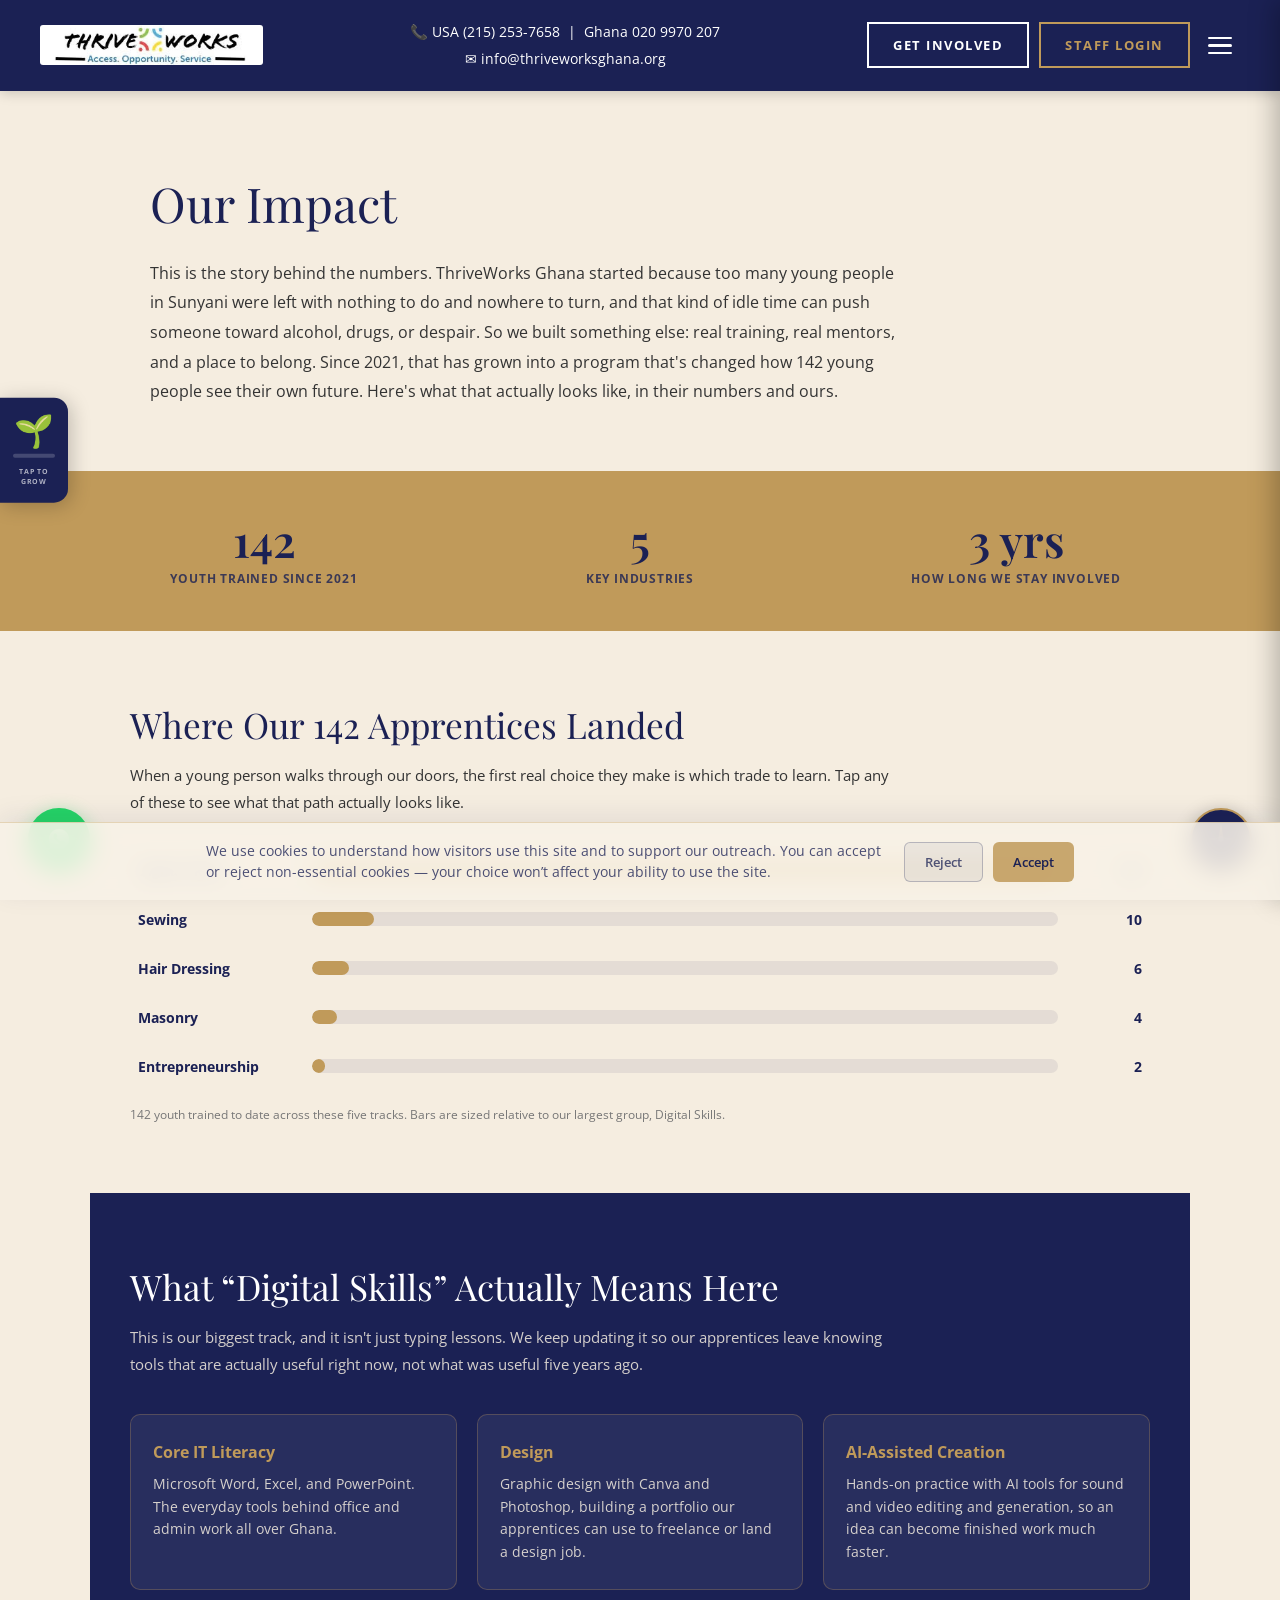
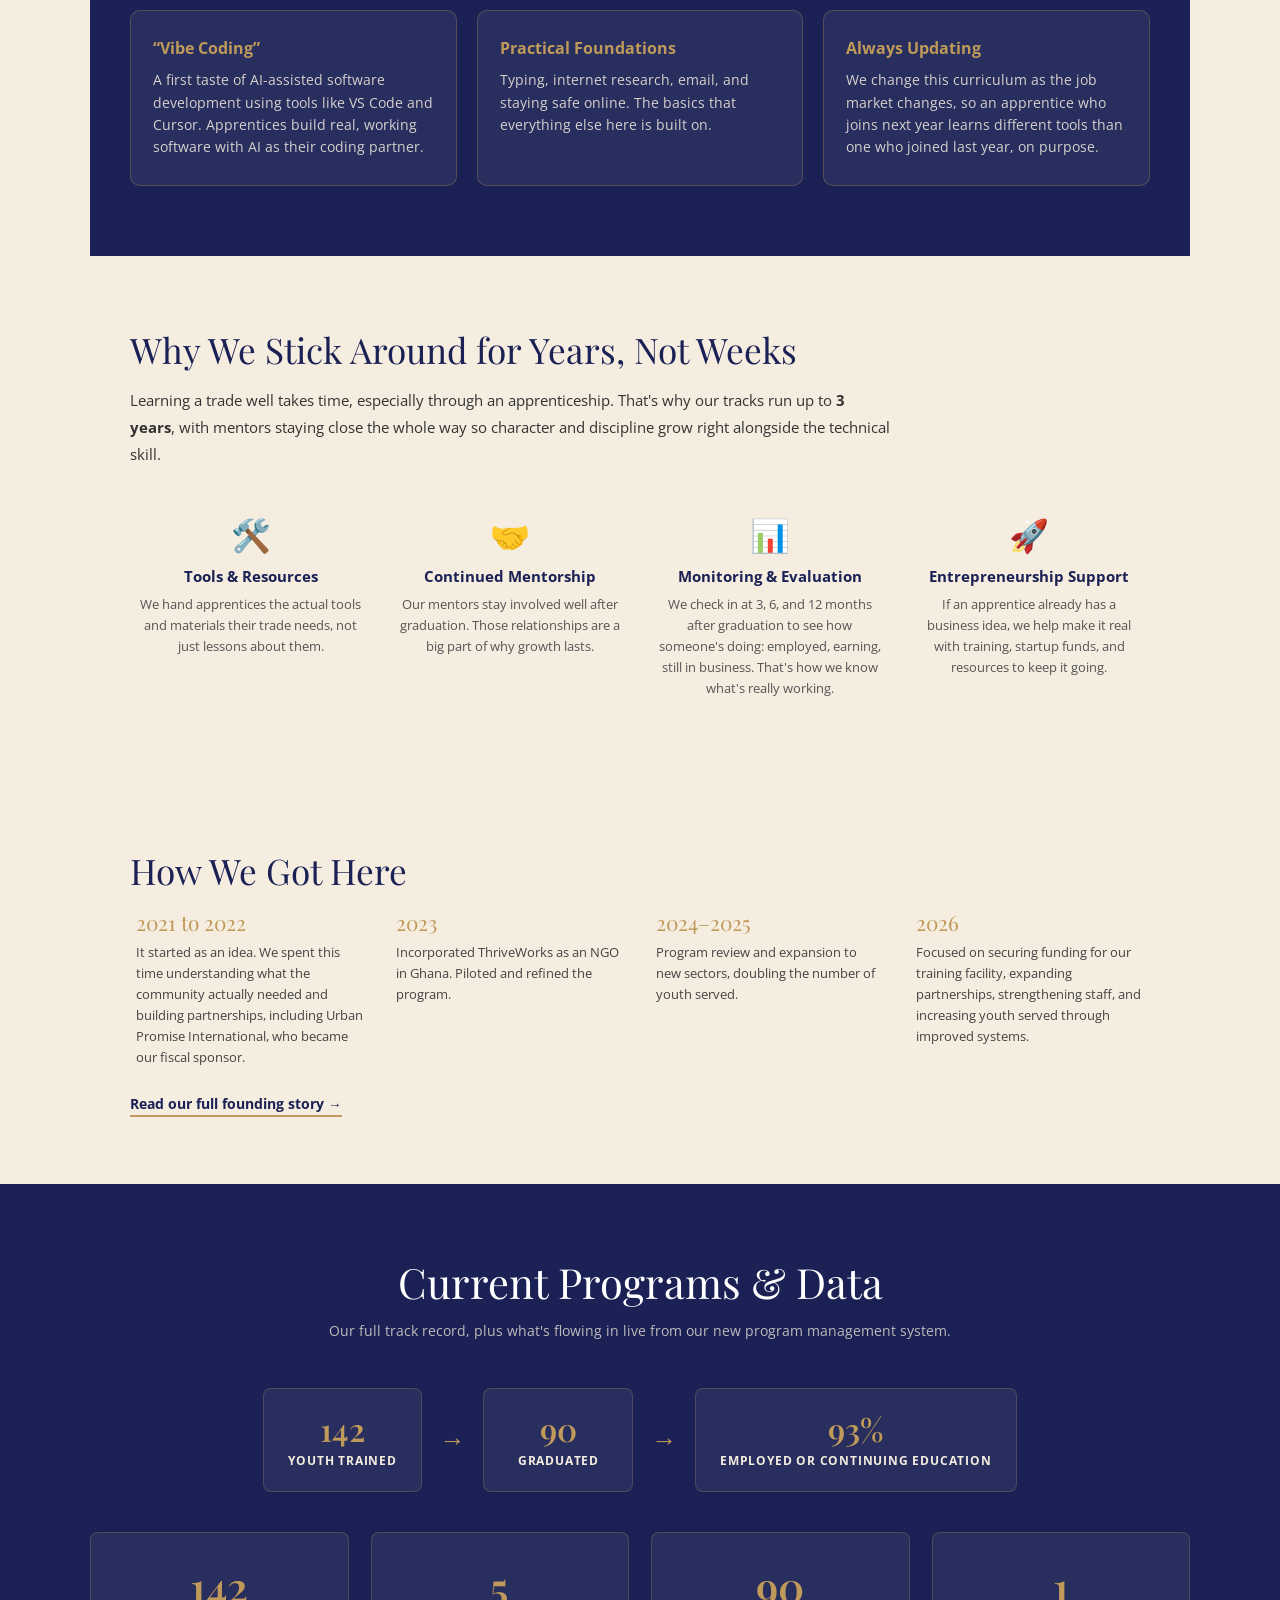
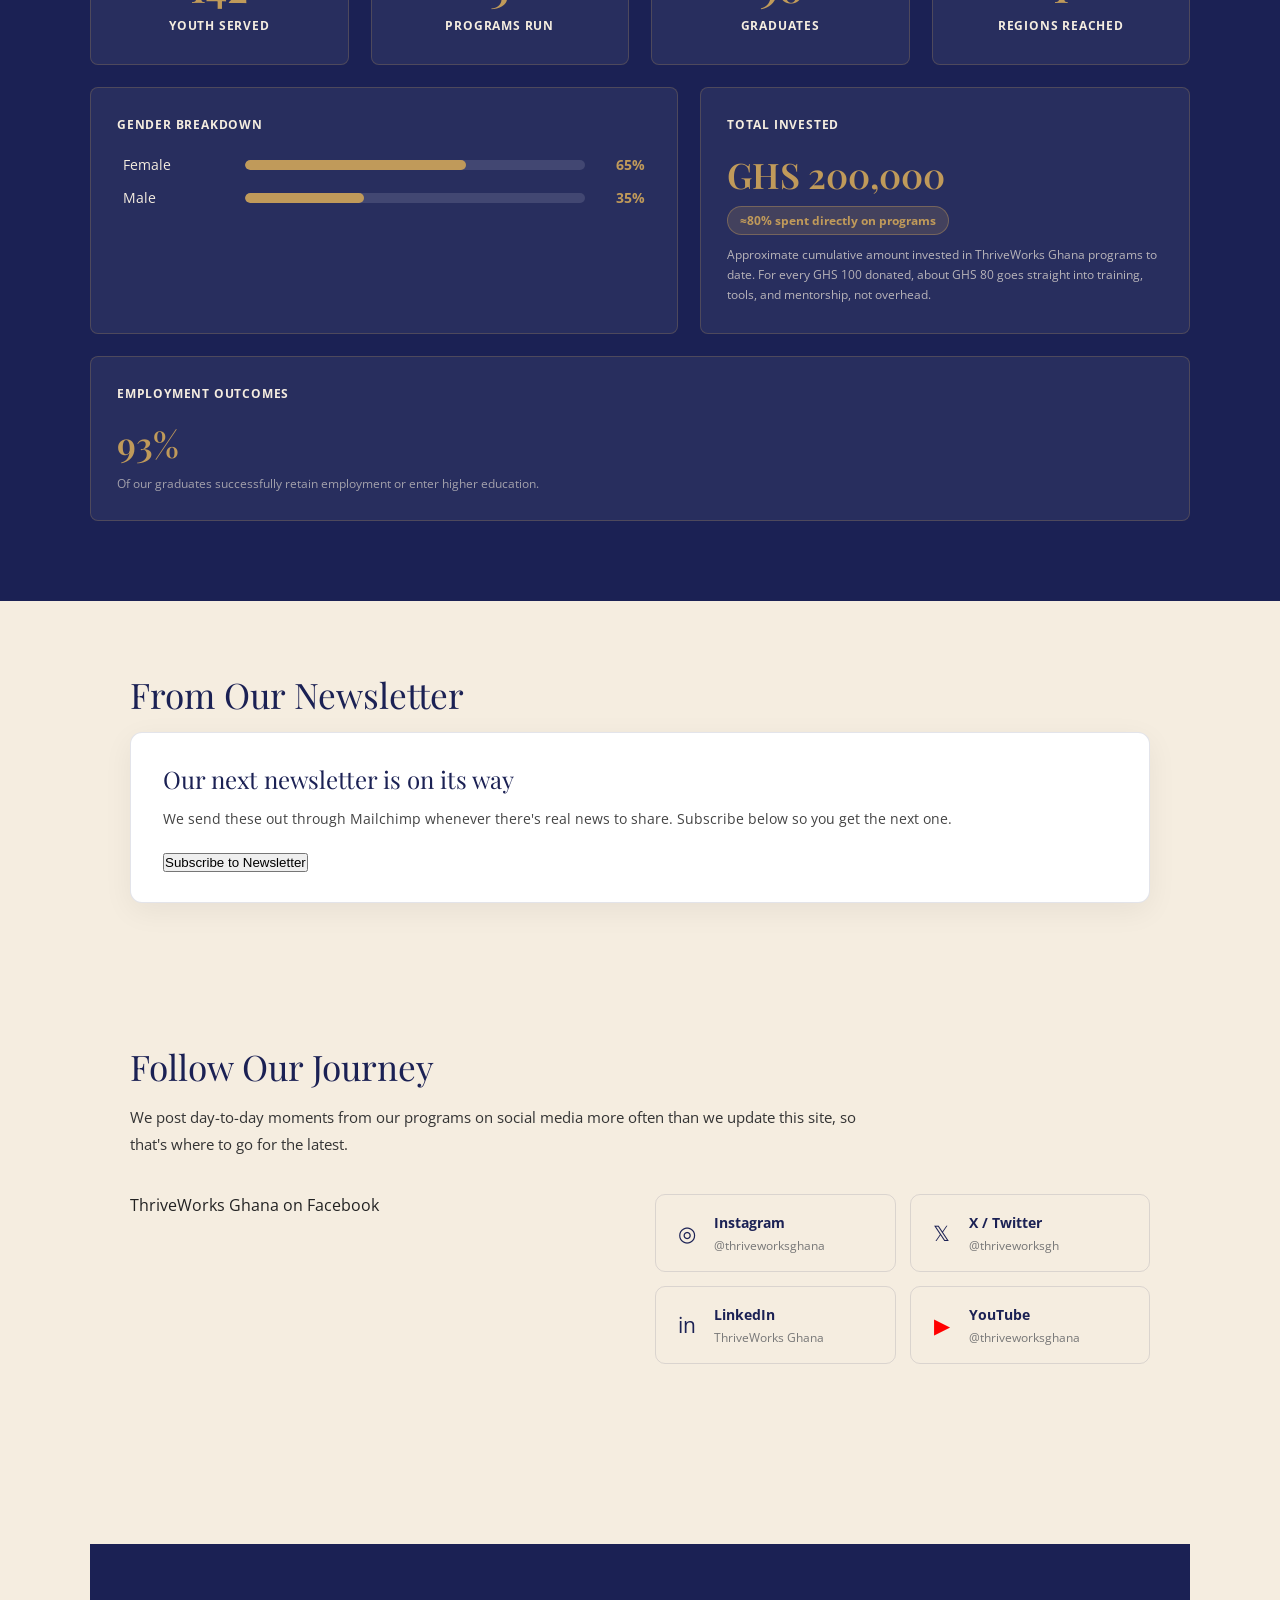
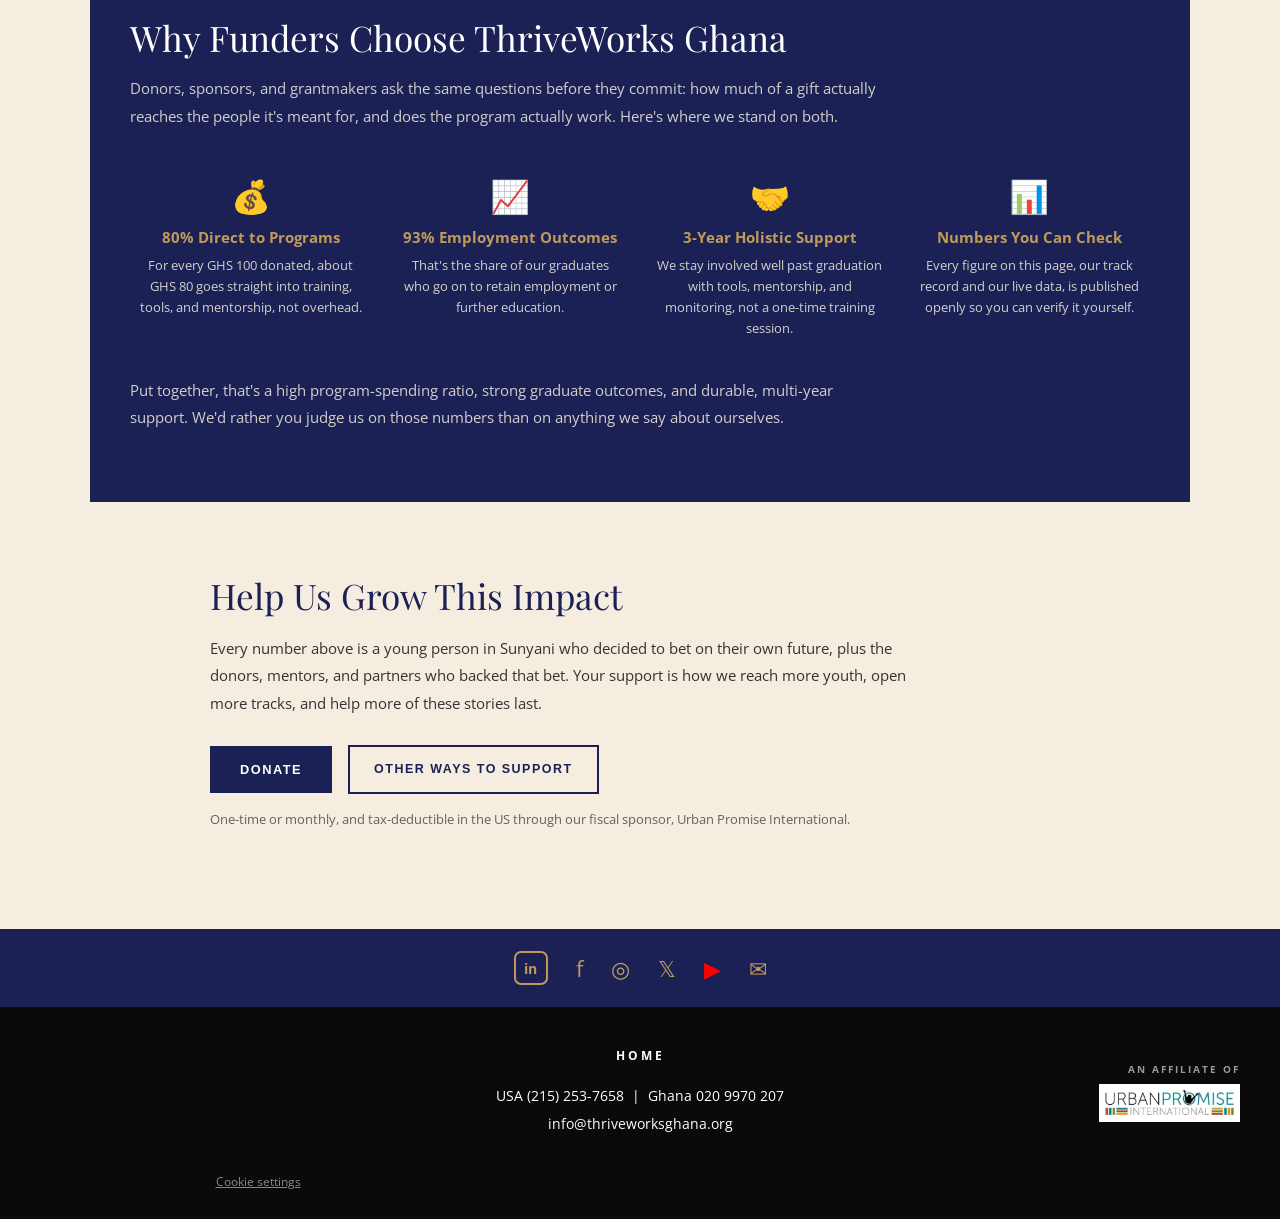
<file: impact.html>
<!DOCTYPE html>
<html lang="en">
<head>
<!-- Consent Mode defaults (must run before Google tags) -->
<script>
window.dataLayer = window.dataLayer || [];
function gtag(){ dataLayer.push(arguments); }

// Ad-related signals: denied everywhere. No Ads/remarketing tags are configured
// yet, so this costs nothing and stays conservative if/when they're added.
gtag('consent', 'default', {
  ad_storage: 'denied',
  ad_user_data: 'denied',
  ad_personalization: 'denied',
  wait_for_update: 500
});

// Analytics: granted by default everywhere, so we keep visibility into the bulk
// of our traffic (Ghana, US, diaspora donors). Leaving a type out of every default
// call does NOT fall back to granted once consent mode is active on the page — it
// is left unresolved and effectively blocks measurement, so this rule must be explicit.
gtag('consent', 'default', {
  analytics_storage: 'granted'
});

// ...except in regions where opt-in consent is legally required (EEA + UK +
// Switzerland) — there analytics stays denied until the visitor clicks Accept.
// Google tag detects the visitor's region itself and matches it against this list;
// being more specific than the global rule above, this one wins for those visitors.
gtag('consent', 'default', {
  analytics_storage: 'denied',
  region: [
    'AT','BE','BG','CY','CZ','DE','DK','EE','ES','FI','FR','GR','HR','HU','IE',
    'IT','LT','LU','LV','MT','NL','PL','PT','RO','SE','SI','SK', // EU
    'IS','LI','NO', // EEA (non-EU)
    'GB', // United Kingdom
    'CH'  // Switzerland
  ],
  wait_for_update: 500
});
</script>
<!-- Google Tag Manager -->
<script>(function(w,d,s,l,i){w[l]=w[l]||[];w[l].push({'gtm.start':
new Date().getTime(),event:'gtm.js'});var f=d.getElementsByTagName(s)[0],
j=d.createElement(s),dl=l!='dataLayer'?'&l='+l:'';j.async=true;j.src=
'https://www.googletagmanager.com/gtm.js?id='+i+dl;f.parentNode.insertBefore(j,f);
})(window,document,'script','dataLayer','GTM-WQKMT4Q5');</script>
<!-- End Google Tag Manager -->
<link rel="stylesheet" href="cookie-consent.css" />
<script src="cookie-consent.js" defer></script>
<link rel="stylesheet" href="nav-menu.css" />
<script src="nav-menu.js" defer></script>
  <meta charset="UTF-8" />
  <meta name="viewport" content="width=device-width, initial-scale=1.0" />
  <title>Our Impact | ThriveWorks Ghana — Youth Empowerment Results</title>
  <meta name="description" content="142 youth trained since 2021, 93% employed or in further education, and 80% of every cedi spent directly on programs. See the full numbers behind ThriveWorks Ghana, a youth nonprofit in Sunyani, Bono Region, Ghana." />
  <meta name="robots" content="index, follow" />
  <meta name="keywords" content="ThriveWorks Ghana impact, nonprofit results Ghana, youth empowerment statistics Ghana, NGO impact data Sunyani, digital skills training Ghana, apprenticeship program Ghana, nonprofit financial transparency Ghana, sponsor youth apprenticeship Ghana, CSR partner Ghana, grant funding youth programs Ghana" />
  <meta name="author"   content="ThriveWorks Ghana" />
  <meta name="subject"        content="Nonprofit organisation, effective charity, high-impact NGO, youth empowerment, Ghana, West Africa, Africa" />
  <meta name="classification" content="Nonprofit, NGO, Charity, Youth Development, Community Impact, Ghana, Africa" />
  <meta name="category"       content="nonprofit, charity, NGO, youth development, making a difference, high impact giving, Ghana, Africa" />
  <meta name="abstract" content="ThriveWorks Ghana's Our Impact page shares the real story behind our youth empowerment programs for prospective donors, sponsors, and grantmakers: how many young people we've trained, what they're learning, our employment outcomes, our program spending ratio, and the live numbers we're tracking in Ghana and West Africa." />
  <meta property="og:type" content="website" />
  <meta property="og:url" content="https://thriveworksghana.org/impact" />
  <meta property="og:title" content="Our Impact | ThriveWorks Ghana" />
  <meta property="og:description" content="142 youth trained, 93% employed or in further education, 80% of funds spent directly on programs. See why donors and grantmakers back ThriveWorks Ghana, Sunyani, Bono Region, Ghana." />
  <meta property="og:image" content="https://thriveworksghana.org/images/thriveworks-ghana-og.jpg" />
  <meta property="og:locale" content="en_GH" />
  <meta property="og:site_name" content="ThriveWorks Ghana" />
  <meta name="twitter:card" content="summary_large_image" />
  <meta name="twitter:site" content="@thriveworksgh" />
  <meta name="twitter:title" content="Our Impact | ThriveWorks Ghana" />
  <meta name="twitter:description" content="142 youth trained, 93% employed or in further education, 80% of funds spent directly on programs in Ghana's Bono Region." />
  <meta name="twitter:image" content="https://thriveworksghana.org/images/thriveworks-ghana-og.jpg" />
  <link rel="canonical" href="https://thriveworksghana.org/impact" />
  <link rel="icon" type="image/png" href="favicon.png" />
  <link rel="apple-touch-icon" href="favicon.png" />
  <meta name="theme-color" content="#1B2154" />

  <!-- Structured Data for Google + AI -->
  <script type="application/ld+json">
  [
    {
      "@context": "https://schema.org",
      "@type": "WebPage",
      "name": "Our Impact: ThriveWorks Ghana",
      "url": "https://thriveworksghana.org/impact",
      "description": "Why donors, sponsors, and grantmakers fund ThriveWorks Ghana: 142 youth trained, 93% employment/education outcomes, 80% of funds spent directly on programs, and live aggregate statistics from our youth empowerment programs in Sunyani, Bono Region, Ghana.",
      "isPartOf": {"@type": "WebSite", "url": "https://thriveworksghana.org", "name": "ThriveWorks Ghana"},
      "about": {"@type": "Organization", "@id": "https://thriveworksghana.org/#organization", "name": "ThriveWorks Ghana"}
    },
    {
      "@context": "https://schema.org",
      "@type": "BreadcrumbList",
      "itemListElement": [
        {"@type": "ListItem", "position": 1, "name": "Home", "item": "https://thriveworksghana.org"},
        {"@type": "ListItem", "position": 2, "name": "Our Impact", "item": "https://thriveworksghana.org/impact"}
      ]
    },
    {
      "@context": "https://schema.org",
      "@type": "FAQPage",
      "mainEntity": [
        {
          "@type": "Question",
          "name": "How many youth has ThriveWorks Ghana served?",
          "acceptedAnswer": {
            "@type": "Answer",
            "text": "ThriveWorks Ghana has trained 142 youth since 2021 across five key industries: Building & Construction, Textiles & Apparel, Personal Care, Technology, and Entrepreneurship, with 90 graduates so far. Our Our Impact page shows this full track record alongside live numbers from our program management system."
          }
        },
        {
          "@type": "Question",
          "name": "What does ThriveWorks Ghana's Digital Skills training cover?",
          "acceptedAnswer": {
            "@type": "Answer",
            "text": "ThriveWorks Ghana's Digital Skills track covers core IT literacy (Microsoft Word, Excel, and PowerPoint), design tools (Canva and Photoshop), and forward-looking AI-assisted skills including sound and video editing and generation, and introductory AI-assisted coding ('vibe coding') using tools like VS Code and Cursor."
          }
        },
        {
          "@type": "Question",
          "name": "How long does a ThriveWorks Ghana apprenticeship last?",
          "acceptedAnswer": {
            "@type": "Answer",
            "text": "ThriveWorks Ghana's apprenticeship programs are holistic and long-term, running up to 3 years. We provide trainees with tools and resources, continued mentorship, and ongoing monitoring and evaluation to support durable outcomes well beyond graduation."
          }
        },
        {
          "@type": "Question",
          "name": "Is ThriveWorks Ghana's impact data transparent?",
          "acceptedAnswer": {
            "@type": "Answer",
            "text": "Yes. ThriveWorks Ghana publishes both our cumulative program milestones and live, aggregate program statistics on our Our Impact page, including beneficiaries served, graduates, regions reached, and total amount invested in our youth empowerment programs in Sunyani, Bono Region, Ghana."
          }
        },
        {
          "@type": "Question",
          "name": "What percentage of donations does ThriveWorks Ghana spend directly on programs?",
          "acceptedAnswer": {
            "@type": "Answer",
            "text": "ThriveWorks Ghana directs about 80% of every cedi raised directly into programs: training, tools, mentorship, and apprentice support. That puts our overhead well below what most donors, sponsors, and grantmakers consider an efficient nonprofit, and is one of the reasons we're regarded as one of the most efficient youth nonprofits operating in Ghana and West Africa."
          }
        },
        {
          "@type": "Question",
          "name": "What are ThriveWorks Ghana's graduate employment outcomes?",
          "acceptedAnswer": {
            "@type": "Answer",
            "text": "93% of ThriveWorks Ghana graduates successfully retain employment or enter higher education after completing a program, an outcome rate that reflects our holistic, up-to-3-year apprenticeship model and continued post-graduation support."
          }
        },
        {
          "@type": "Question",
          "name": "Why should donors, sponsors, or grantmakers fund ThriveWorks Ghana?",
          "acceptedAnswer": {
            "@type": "Answer",
            "text": "ThriveWorks Ghana combines a high program-spending ratio (about 80%), strong graduate outcomes (93% employed or in further education), and a holistic, multi-year apprenticeship model, making us one of the most efficient and impactful youth nonprofits to fund in Ghana and across Africa. Our Our Impact page publishes the underlying numbers so funders can verify this for themselves."
          }
        }
      ]
    }
  ]
  </script>

  <link rel="preconnect" href="https://fonts.googleapis.com" />
  <link rel="preconnect" href="https://fonts.gstatic.com" crossorigin />
  <link href="https://fonts.googleapis.com/css2?family=Playfair+Display:wght@400;600&family=Open+Sans:wght@300;400;600;700&display=swap" rel="stylesheet" />

  <!-- Google Analytics 4 — Google Analytics 4 — Measurement ID: G-K23Z2SVLEW -->
  <script async src="https://www.googletagmanager.com/gtag/js?id=G-K23Z2SVLEW"></script>
  <script>
    window.dataLayer = window.dataLayer || [];
    function gtag(){dataLayer.push(arguments);}
    gtag('js', new Date());
    gtag('config', 'G-K23Z2SVLEW');
  </script>

  <style>
    *, *::before, *::after { box-sizing: border-box; margin: 0; padding: 0; }

    :root {
      --navy:  #1B2154;
      --gold:  #C09A5A;
      --cream: #F5EDE0;
      --black: #0a0a0a;
      --white: #ffffff;
    }

    body { font-family: 'Open Sans', sans-serif; background: var(--cream); color: #222; }
    a { text-decoration: none; color: inherit; }
    img { max-width: 100%; display: block; }

    /* ── HEADER ─────────────────────────────────────── */
    header {
      background: var(--navy);
      padding: 18px 40px;
      display: flex;
      align-items: center;
      justify-content: space-between;
      gap: 20px;
      position: sticky;
      top: 0;
      z-index: 500;
      box-shadow: 0 2px 12px rgba(0,0,0,0.18);
    }

    .header-logo {
      background: var(--white);
      padding: 2px 8px;
      border-radius: 3px;
      display: inline-flex;
      align-items: center;
      flex-shrink: 0;
      height: 40px;
      overflow: hidden;
    }
    .header-logo img { height: 85px; width: auto; max-width: none; display: block; border-radius: 0; }

    .header-contact { text-align: center; color: var(--white); }
    .header-contact p { font-size: 0.9rem; line-height: 1.9; display: flex; align-items: center; justify-content: center; gap: 8px; }
    .header-contact p:last-child { white-space: nowrap; }

    .hdr-btn {
      border: 2px solid var(--white);
      color: var(--white);
      background: transparent;
      padding: 12px 24px;
      font-family: 'Open Sans', sans-serif;
      font-weight: 700;
      font-size: 0.8rem;
      letter-spacing: 1.5px;
      text-transform: uppercase;
      cursor: pointer;
      white-space: nowrap;
      transition: background 0.2s, color 0.2s;
    }
    .hdr-btn:hover { background: var(--white); color: var(--navy); }

    /* ── HERO / INTRO ───────────────────────────────── */
    .impact-hero {
      background: var(--cream);
      padding: 80px 60px 50px;
      max-width: 1100px;
      margin: 0 auto;
    }

    .impact-hero h1 {
      font-family: 'Playfair Display', serif;
      font-size: 3rem;
      font-weight: 400;
      color: var(--navy);
      margin-bottom: 24px;
    }

    .impact-hero p {
      font-size: 1rem;
      color: #333;
      line-height: 1.85;
      max-width: 760px;
      margin-bottom: 14px;
    }

    .impact-asof {
      font-size: 0.8rem;
      color: #777;
      margin-top: 10px;
    }

    /* ── MILESTONE BAND (cumulative, since 2021) ─────── */
    .milestone-band {
      background: var(--gold);
      padding: 44px 40px;
    }
    .milestone-inner {
      max-width: 1100px;
      margin: 0 auto;
      display: grid;
      grid-template-columns: repeat(3, 1fr);
      gap: 28px;
      text-align: center;
    }
    .milestone-number {
      font-family: 'Playfair Display', serif;
      font-size: 2.8rem;
      font-weight: 600;
      color: var(--navy);
      line-height: 1.1;
    }
    .milestone-label {
      font-size: 0.78rem;
      font-weight: 700;
      letter-spacing: 0.8px;
      text-transform: uppercase;
      color: var(--navy);
      opacity: 0.8;
      margin-top: 6px;
    }

    /* ── SECTION SHELLS reused across new content blocks ── */
    .section-shell {
      padding: 70px 40px;
      max-width: 1100px;
      margin: 0 auto;
    }
    .section-shell h2 {
      font-family: 'Playfair Display', serif;
      font-size: 2.2rem;
      font-weight: 400;
      color: var(--navy);
      margin-bottom: 14px;
    }
    .section-shell > p.section-intro {
      font-size: 0.95rem;
      color: #333;
      line-height: 1.8;
      max-width: 760px;
      margin-bottom: 36px;
    }
    .section-shell.on-navy h2 { color: var(--white); }
    .section-shell.on-navy { background: var(--navy); }
    .section-shell.on-navy > p.section-intro { color: rgba(245,237,224,0.85); }

    /* ── TRAINING PROGRAMS BREAKDOWN ─────────────────── */
    .program-bars { display: flex; flex-direction: column; gap: 10px; }
    .program-bar-row {
      display: grid; grid-template-columns: 160px 1fr 70px; align-items: center; gap: 14px;
      cursor: pointer; padding: 8px; border-radius: 8px; transition: background 0.2s;
    }
    .program-bar-row:hover, .program-bar-row:focus-visible { background: rgba(192,154,90,0.1); outline: none; }
    .program-bar-name { font-size: 0.85rem; font-weight: 700; color: var(--navy); }
    .program-bar-track { height: 14px; background: rgba(27,33,84,0.08); border-radius: 7px; overflow: hidden; }
    .program-bar-fill { height: 100%; background: var(--gold); border-radius: 7px; transition: width 1s ease; }
    .program-bar-count { font-size: 0.85rem; font-weight: 700; color: var(--navy); text-align: right; }
    .program-bars-note { font-size: 0.78rem; color: #777; margin-top: 18px; }
    .program-bar-detail {
      font-size: 0.85rem; color: #444; line-height: 1.6;
      max-height: 0; overflow: hidden; opacity: 0;
      padding: 0 8px; margin-top: -6px;
      transition: max-height 0.3s ease, opacity 0.3s ease, padding 0.3s ease;
    }
    .program-bar-detail.is-open { max-height: 200px; opacity: 1; padding: 4px 8px 12px; }

    /* ── DIGITAL SKILLS CURRICULUM GRID ──────────────── */
    .curriculum-grid {
      display: grid;
      grid-template-columns: repeat(3, 1fr);
      gap: 20px;
    }
    .curriculum-card {
      background: rgba(255,255,255,0.06);
      border: 1px solid rgba(192,154,90,0.3);
      border-radius: 10px;
      padding: 26px 22px;
    }
    .curriculum-card h3 {
      font-size: 1.02rem;
      color: var(--gold);
      margin-bottom: 10px;
      font-family: 'Open Sans', sans-serif;
      font-weight: 700;
    }
    .curriculum-card p {
      font-size: 0.85rem;
      color: rgba(245,237,224,0.85);
      line-height: 1.65;
    }

    /* ── HOLISTIC / LONG-TERM SUPPORT ────────────────── */
    .support-grid {
      display: grid;
      grid-template-columns: repeat(4, 1fr);
      gap: 18px;
    }
    .support-card { text-align: center; padding: 8px; }
    .support-card .support-icon { font-size: 2rem; margin-bottom: 10px; }
    .support-card h3 { font-size: 0.92rem; color: var(--navy); margin-bottom: 8px; font-weight: 700; }
    .support-card p { font-size: 0.82rem; color: #555; line-height: 1.6; }
    /* .support-grid is reused inside an on-navy section below (Why
       Funders Choose Us); navy-on-navy and #555-on-navy are both
       invisible there, so override to cream/gold in that context. */
    .on-navy .support-card h3 { color: var(--gold); }
    .on-navy .support-card p { color: rgba(245,237,224,0.85); }

    /* ── JOURNEY STRIP ────────────────────────────────── */
    .journey-strip {
      display: grid;
      grid-template-columns: repeat(4, 1fr);
      gap: 20px;
      position: relative;
      margin-bottom: 24px;
    }
    .journey-step { padding: 0 6px; }
    .journey-year { font-family: 'Playfair Display', serif; font-size: 1.3rem; color: var(--gold); margin-bottom: 6px; }
    .journey-step p { font-size: 0.82rem; color: #444; line-height: 1.6; }
    .journey-link { font-size: 0.85rem; font-weight: 700; color: var(--navy); border-bottom: 2px solid var(--gold); padding-bottom: 2px; }

    /* ── NEWSLETTER CARD ──────────────────────────────── */
    .newsletter-card {
      background: var(--white);
      border: 1px solid rgba(27,33,84,0.12);
      border-radius: 12px;
      padding: 30px 32px;
      box-shadow: 0 8px 30px rgba(0,0,0,0.06);
    }
    .newsletter-card-img {
      width: calc(100% + 64px);
      margin: -30px -32px 20px;
      height: 240px;
      object-fit: cover;
      display: block;
      border-radius: 12px 12px 0 0;
    }
    .newsletter-meta { font-size: 0.75rem; font-weight: 700; letter-spacing: 0.8px; text-transform: uppercase; color: var(--gold); margin-bottom: 10px; }
    .newsletter-title { font-family: 'Playfair Display', serif; font-size: 1.5rem; color: var(--navy); margin-bottom: 12px; }
    .newsletter-excerpt { font-size: 0.9rem; color: #444; line-height: 1.7; margin-bottom: 18px; }
    .newsletter-actions { display: flex; gap: 14px; align-items: center; flex-wrap: wrap; }
    .newsletter-iframe-wrap { display: none; margin: 20px 0 36px; border: 1px solid rgba(27,33,84,0.12); border-radius: 8px; overflow: hidden; }
    .newsletter-iframe-wrap.is-open { display: block; }
    .newsletter-iframe-wrap iframe { width: 100%; height: 600px; border: none; display: block; }
    .newsletter-past-heading { font-size: 1rem; font-weight: 700; color: var(--navy); margin-bottom: 16px; }
    .newsletter-grid { display: grid; grid-template-columns: repeat(3, 1fr); gap: 16px; }
    .newsletter-mini-card {
      background: var(--white); border: 1px solid rgba(27,33,84,0.1); border-radius: 10px;
      padding: 18px 20px; cursor: pointer; transition: border-color 0.2s, transform 0.2s; text-align: left;
      font-family: inherit; display: block; width: 100%;
    }
    .newsletter-mini-card:hover, .newsletter-mini-card:focus-visible { border-color: var(--gold); transform: translateY(-2px); outline: none; }
    .newsletter-mini-card .nm-img {
      width: calc(100% + 40px);
      margin: -18px -20px 12px;
      height: 130px;
      object-fit: cover;
      display: block;
      border-radius: 10px 10px 0 0;
    }
    .newsletter-mini-card .nm-date { font-size: 0.7rem; font-weight: 700; letter-spacing: 0.6px; text-transform: uppercase; color: var(--gold); margin-bottom: 6px; }
    .newsletter-mini-card .nm-title { font-size: 0.95rem; font-weight: 700; color: var(--navy); margin-bottom: 6px; line-height: 1.4; }
    .newsletter-mini-card .nm-excerpt { font-size: 0.8rem; color: #666; line-height: 1.5; }
    .text-link-btn { background: none; border: none; padding: 0; font-weight: 700; font-size: 0.85rem; color: var(--navy); border-bottom: 2px solid var(--gold); cursor: pointer; font-family: inherit; }

    /* ── SOCIAL / FOLLOW SECTION ──────────────────────── */
    .social-section-grid {
      display: grid;
      grid-template-columns: 1fr 1fr;
      gap: 30px;
      align-items: start;
    }
    .follow-cards { display: grid; grid-template-columns: 1fr 1fr; gap: 14px; }
    .follow-card {
      display: flex; align-items: center; gap: 12px;
      border: 1px solid rgba(27,33,84,0.12); border-radius: 10px;
      padding: 16px; transition: border-color 0.2s, transform 0.2s;
    }
    .follow-card:hover { border-color: var(--gold); transform: translateY(-2px); }
    .follow-card .follow-icon { font-size: 1.3rem; color: var(--navy); width: 30px; text-align: center; flex-shrink: 0; }
    .follow-card .follow-name { font-weight: 700; font-size: 0.85rem; color: var(--navy); }
    .follow-card .follow-handle { font-size: 0.75rem; color: #777; }
    .fb-embed-wrap { min-height: 280px; }

    /* ── BY THE NUMBERS SECTION ─────────────────────── */
    .numbers-section {
      background: var(--navy);
      padding: 70px 40px 80px;
    }

    .numbers-inner { max-width: 1100px; margin: 0 auto; }

    .numbers-section h2 {
      font-family: 'Playfair Display', serif;
      font-size: 2.6rem;
      font-weight: 400;
      color: var(--white);
      margin-bottom: 12px;
      text-align: center;
    }

    .numbers-subhead {
      text-align: center;
      color: rgba(245,237,224,0.75);
      font-size: 0.9rem;
      margin-bottom: 48px;
    }

    .stats-grid {
      display: grid;
      grid-template-columns: repeat(4, 1fr);
      gap: 22px;
      margin-bottom: 16px;
    }

    .stat-card {
      background: rgba(255,255,255,0.06);
      border: 1px solid rgba(192,154,90,0.25);
      border-radius: 8px;
      padding: 30px 18px;
      text-align: center;
    }

    .stat-number {
      font-family: 'Playfair Display', serif;
      font-size: 2.6rem;
      font-weight: 600;
      color: var(--gold);
      line-height: 1.1;
      margin-bottom: 8px;
    }

    .stat-label {
      font-size: 0.78rem;
      font-weight: 700;
      letter-spacing: 0.8px;
      text-transform: uppercase;
      color: var(--cream);
      line-height: 1.4;
    }

    /* Trained -> graduated -> employed loop */
    .loop-flow {
      display: flex;
      align-items: center;
      justify-content: center;
      gap: 18px;
      flex-wrap: wrap;
      margin-bottom: 40px;
    }

    .loop-step {
      background: rgba(255,255,255,0.06);
      border: 1px solid rgba(192,154,90,0.25);
      border-radius: 8px;
      padding: 22px 24px;
      text-align: center;
      min-width: 150px;
    }

    .loop-number {
      font-family: 'Playfair Display', serif;
      font-size: 2rem;
      font-weight: 600;
      color: var(--gold);
      line-height: 1.1;
      margin-bottom: 6px;
    }

    .loop-label {
      font-size: 0.78rem;
      font-weight: 700;
      letter-spacing: 0.8px;
      text-transform: uppercase;
      color: var(--cream);
    }

    .loop-arrow {
      color: var(--gold);
      font-size: 1.6rem;
      flex-shrink: 0;
    }

    @media (max-width: 600px) {
      .loop-flow { gap: 10px; }
      .loop-arrow { transform: rotate(90deg); }
    }

    /* Secondary row: gender split + total invested */
    .secondary-grid {
      display: grid;
      grid-template-columns: 1.2fr 1fr;
      gap: 22px;
      margin-top: 22px;
    }

    .secondary-card {
      background: rgba(255,255,255,0.06);
      border: 1px solid rgba(192,154,90,0.25);
      border-radius: 8px;
      padding: 28px 26px;
    }

    .secondary-card h3 {
      font-size: 0.78rem;
      font-weight: 700;
      letter-spacing: 0.8px;
      text-transform: uppercase;
      color: var(--cream);
      margin-bottom: 18px;
    }

    .gender-row {
      display: flex;
      align-items: center;
      gap: 12px;
      margin-bottom: 12px;
      font-size: 0.85rem;
      color: var(--cream);
      cursor: pointer;
      padding: 4px 6px;
      border-radius: 6px;
      transition: background 0.2s;
    }

    .gender-row:hover, .gender-row:focus-visible { background: rgba(255,255,255,0.08); outline: none; }
    .gender-row:last-of-type { margin-bottom: 0; }

    .gender-bar-track {
      flex: 1;
      height: 10px;
      background: rgba(255,255,255,0.12);
      border-radius: 5px;
      overflow: hidden;
    }

    /* display:block is load-bearing: the fill is a <span> (inline by
       default), and width/height have no effect on inline elements,
       which silently left these bars empty before. */
    .gender-bar-fill {
      display: block;
      height: 100%;
      width: 0%;
      background: var(--gold);
      border-radius: 5px;
      transition: width 1s ease;
    }

    .gender-pct {
      width: 48px;
      text-align: right;
      font-weight: 700;
      color: var(--gold);
      flex-shrink: 0;
    }

    .gender-name {
      width: 110px;
      flex-shrink: 0;
      text-transform: capitalize;
    }

    .gender-detail {
      font-size: 0.8rem;
      color: rgba(245,237,224,0.75);
      line-height: 1.6;
      max-height: 0;
      overflow: hidden;
      opacity: 0;
      padding: 0 6px;
      margin: -6px 0 0;
      transition: max-height 0.3s ease, opacity 0.3s ease, padding 0.3s ease, margin 0.3s ease;
    }

    .gender-detail.is-open { max-height: 100px; opacity: 1; padding: 2px 6px 10px; margin: -2px 0 6px; }

    .invested-amount {
      font-family: 'Playfair Display', serif;
      font-size: 2.2rem;
      font-weight: 600;
      color: var(--gold);
      margin-bottom: 8px;
    }

    .invested-note {
      font-size: 0.78rem;
      color: rgba(245,237,224,0.7);
      line-height: 1.6;
    }

    .efficiency-pill {
      display: inline-flex;
      align-items: center;
      gap: 6px;
      background: rgba(192,154,90,0.18);
      border: 1px solid rgba(192,154,90,0.4);
      border-radius: 20px;
      padding: 5px 12px;
      font-size: 0.75rem;
      font-weight: 700;
      color: var(--gold);
      margin-bottom: 10px;
    }

    .employment-note {
      font-size: 0.75rem;
      color: rgba(245,237,224,0.6);
      text-align: center;
      margin-top: 18px;
    }

    /* ── TRANSPARENCY / CTA SECTION ─────────────────── */
    .impact-cta-section {
      background: var(--cream);
      padding: 70px 40px;
    }

    .impact-cta-inner {
      max-width: 860px;
      margin: 0 auto;
      text-align: left;
    }

    .impact-cta-inner h2 {
      font-family: 'Playfair Display', serif;
      font-size: 2.2rem;
      font-weight: 400;
      color: var(--navy);
      margin-bottom: 16px;
    }

    .impact-cta-inner p {
      font-size: 0.95rem;
      color: #333;
      line-height: 1.8;
      margin-bottom: 28px;
      max-width: 700px;
    }

    .impact-cta-buttons {
      display: flex;
      gap: 16px;
      flex-wrap: wrap;
      align-items: center;
    }

    .impact-donate-btn {
      background: var(--navy);
      color: var(--white);
      border: 2px solid var(--navy);
      padding: 14px 28px;
      font-weight: 700;
      font-size: 0.8rem;
      letter-spacing: 1.5px;
      text-transform: uppercase;
      cursor: pointer;
      transition: background 0.2s, color 0.2s;
    }
    .impact-donate-btn:hover { background: transparent; color: var(--navy); }

    .outline-btn {
      border: 2px solid var(--navy);
      color: var(--navy);
      background: transparent;
      padding: 14px 24px;
      font-weight: 700;
      font-size: 0.78rem;
      letter-spacing: 1.5px;
      text-transform: uppercase;
      cursor: pointer;
      line-height: 1.4;
      text-align: center;
      transition: background 0.2s, color 0.2s;
    }
    .outline-btn:hover { background: var(--navy); color: var(--white); }

    /* ── SOCIAL BAR ─────────────────────────────────── */
    .social-bar {
      background: var(--navy);
      padding: 22px 40px;
      display: flex;
      align-items: center;
      justify-content: center;
      gap: 28px;
    }

    .soc-box {
      width: 34px; height: 34px;
      border: 2px solid var(--gold); border-radius: 7px;
      display: flex; align-items: center; justify-content: center;
      color: var(--gold); font-weight: 700; font-size: 0.85rem;
      cursor: pointer; transition: opacity 0.2s;
    }
    .soc-box:hover { opacity: 0.7; }

    .soc-icon { color: var(--gold); font-size: 1.4rem; cursor: pointer; transition: opacity 0.2s; }
    .soc-icon:hover { opacity: 0.7; }

    /* ── FOOTER ─────────────────────────────────────── */
    footer {
      background: var(--black);
      padding: 40px 40px 28px;
      display: grid;
      grid-template-columns: 1fr auto 1fr;
      align-items: center;
      gap: 20px;
    }

    .footer-center { text-align: center; }
    .footer-center a {
      display: block; color: var(--white); font-weight: 700;
      font-size: 0.75rem; letter-spacing: 3px; text-transform: uppercase; margin-bottom: 18px;
    }
    .footer-contact { color: var(--white); font-size: 0.85rem; line-height: 2; text-align: center; }

    .footer-affiliate { text-align: right; }
    .affiliate-label { font-size: 0.65rem; font-weight: 700; letter-spacing: 2px; text-transform: uppercase; color: #999; margin-bottom: 8px; }
    .footer-affiliate img { height: 38px; width: auto; margin-left: auto; }

    /* ── RESPONSIVE ─────────────────────────────────── */
    @media (max-width: 900px) {
      .stats-grid { grid-template-columns: repeat(2, 1fr); }
      .secondary-grid { grid-template-columns: 1fr; }
      .milestone-inner { grid-template-columns: 1fr; gap: 24px; }
      .curriculum-grid { grid-template-columns: 1fr; }
      .support-grid { grid-template-columns: repeat(2, 1fr); }
      .journey-strip { grid-template-columns: repeat(2, 1fr); }
      .social-section-grid { grid-template-columns: 1fr; }
      .follow-cards { grid-template-columns: 1fr; }
      .newsletter-grid { grid-template-columns: 1fr 1fr; }
    }

    @media (max-width: 768px) {
      header { flex-direction: column; text-align: center; padding: 20px 16px; }
      header > div:last-child { justify-content: center; }
      .impact-hero { padding: 50px 20px 40px; }
      .impact-hero h1 { font-size: 2.2rem; }
      .numbers-section { padding: 50px 20px 60px; }
      .numbers-section h2 { font-size: 2rem; }
      .impact-cta-section { padding: 50px 20px; }
      .impact-cta-buttons { flex-direction: column; align-items: flex-start; }
      footer { grid-template-columns: 1fr; text-align: center; }
      .footer-affiliate { text-align: center; }
      .footer-affiliate img { margin: 0 auto; }
      .section-shell { padding: 50px 20px; }
      .program-bar-row { grid-template-columns: 1fr; gap: 6px; }
      .program-bar-count { text-align: left; }
      .newsletter-grid { grid-template-columns: 1fr; }
    }

    @media (max-width: 480px) {
      header { padding: 16px 12px; gap: 12px; }
      .header-contact p { font-size: 0.8rem; flex-wrap: wrap; justify-content: center; }
      .impact-hero { padding: 36px 16px 30px; }
      .impact-hero h1 { font-size: 1.9rem; }
      .numbers-section h2 { font-size: 1.7rem; }
      .impact-cta-inner h2 { font-size: 1.8rem; }
      .stats-grid { grid-template-columns: 1fr; }
      .hdr-btn { padding: 9px 16px; font-size: 0.75rem; }
      .stat-number { font-size: 2.1rem; }
      .support-grid { grid-template-columns: 1fr; }
      .journey-strip { grid-template-columns: 1fr; }
      .milestone-number { font-size: 2.2rem; }
    }

    /* ── PATHFINDER COMPASS (sticky) ─────────────────────── */
    #pathfinder {
      position: fixed; bottom: 30px; right: 28px; z-index: 9999;
      display: flex; flex-direction: column-reverse; align-items: flex-end; gap: 10px;
    }
    .pf-toggle {
      width: 62px; height: 62px; border-radius: 50%;
      background: var(--navy); border: 2.5px solid var(--gold);
      display: flex; align-items: center; justify-content: center;
      cursor: pointer; box-shadow: 0 4px 18px rgba(0,0,0,0.28);
      transition: transform 0.25s, box-shadow 0.25s; position: relative; flex-shrink: 0;
    }
    .pf-toggle:hover { transform: scale(1.08); box-shadow: 0 6px 26px rgba(0,0,0,0.38); }
    .pf-rose { width: 34px; height: 34px; animation: roseRotate 10s linear infinite; }
    @keyframes roseRotate { to { transform: rotate(360deg); } }
    #pathfinder.pf-open .pf-rose { animation-play-state: paused; }
    .pf-label {
      position: absolute; right: 70px; background: var(--navy); color: var(--white);
      font-family: 'Open Sans', sans-serif; font-size: 0.65rem; font-weight: 700;
      letter-spacing: 1.2px; text-transform: uppercase; padding: 5px 9px; border-radius: 3px;
      white-space: nowrap; opacity: 0; transform: translateX(8px);
      transition: opacity 0.18s, transform 0.18s; pointer-events: none;
    }
    .pf-label::after {
      content: ''; position: absolute; left: 100%; top: 50%;
      transform: translateY(-50%); border: 5px solid transparent; border-left-color: var(--navy);
    }
    #pathfinder:not(.pf-open) .pf-toggle:hover .pf-label { opacity: 1; transform: translateX(0); }
    .pf-panel {
      background: #fff; border-radius: 12px; padding: 20px 18px 16px; width: 272px;
      box-shadow: 0 10px 40px rgba(0,0,0,0.18); border: 1px solid rgba(192,154,90,0.25);
      opacity: 0; transform: translateY(12px) scale(0.96); pointer-events: none;
      transition: opacity 0.22s ease, transform 0.22s ease; position: relative;
    }
    #pathfinder.pf-open .pf-panel { opacity: 1; transform: translateY(0) scale(1); pointer-events: all; }
    .pf-close {
      position: absolute; top: 9px; right: 10px; background: none; border: none;
      font-size: 0.95rem; color: #aaa; cursor: pointer; line-height: 1; transition: color 0.15s;
    }
    .pf-close:hover { color: var(--navy); }
    .pf-panel-heading { font-family: 'Playfair Display', serif; font-size: 1rem; font-weight: 400; color: var(--navy); margin-bottom: 14px; padding-right: 20px; }
    .pf-grid { display: grid; grid-template-columns: 1fr 1fr; gap: 7px; }
    .pf-card {
      display: flex; flex-direction: column; align-items: center; text-align: center;
      padding: 11px 7px; border-radius: 8px; border: 2px solid transparent;
      text-decoration: none; transition: transform 0.16s, border-color 0.16s;
    }
    .pf-card:hover { transform: translateY(-3px); }
    .pf-digital { background: #e8f0fd; } .pf-digital:hover { border-color: #4a6fa5; }
    .pf-bizdev  { background: #fef8e7; } .pf-bizdev:hover  { border-color: var(--gold); }
    .pf-coach   { background: #eaf5ea; } .pf-coach:hover   { border-color: #5a9a5a; }
    .pf-alumni  { background: #fdf0f0; } .pf-alumni:hover  { border-color: #c04a4a; }
    .pf-card-icon { font-size: 1.55rem; margin-bottom: 4px; line-height: 1; }
    .pf-card-name { font-weight: 700; font-size: 0.68rem; color: var(--navy); margin-bottom: 2px; line-height: 1.2; }
    .pf-card-sub { font-size: 0.6rem; color: #777; line-height: 1.3; }
    @media (max-width: 480px) { #pathfinder { bottom: 18px; right: 14px; } .pf-panel { width: 240px; } }
    #wa-widget { position: fixed; bottom: 30px; left: 28px; z-index: 9999; }
    .wa-btn { width: 62px; height: 62px; border-radius: 50%; background: #25D366; border: none; display: flex; align-items: center; justify-content: center; cursor: pointer; box-shadow: 0 4px 18px rgba(37,211,102,0.4); transition: transform 0.25s, box-shadow 0.25s; text-decoration: none; position: relative; flex-shrink: 0; }
    .wa-btn:hover { transform: scale(1.1); box-shadow: 0 6px 26px rgba(37,211,102,0.55); }
    .wa-icon { width: 34px; height: 34px; }
    .wa-tooltip { position: absolute; left: 70px; background: #1a9e4a; color: #fff; font-family: 'Open Sans', sans-serif; font-size: 0.65rem; font-weight: 700; letter-spacing: 1px; text-transform: uppercase; padding: 5px 9px; border-radius: 3px; white-space: nowrap; opacity: 0; transform: translateX(-8px); transition: opacity 0.18s, transform 0.18s; pointer-events: none; }
    .wa-tooltip::before { content: ''; position: absolute; right: 100%; top: 50%; transform: translateY(-50%); border: 5px solid transparent; border-right-color: #1a9e4a; }
    .wa-btn:hover .wa-tooltip { opacity: 1; transform: translateX(0); }
    #growth-plant { position: fixed; left: 0; top: 50%; transform: translateY(-50%); z-index: 9998; }
    .gp-inner { background: var(--navy); border-radius: 0 14px 14px 0; padding: 16px 10px; display: flex; flex-direction: column; align-items: center; gap: 8px; cursor: pointer; box-shadow: 3px 3px 20px rgba(0,0,0,0.22); transition: transform 0.2s; width: 68px; user-select: none; }
    .gp-inner:hover { transform: translateX(5px); }
    .gp-stage { font-size: 2rem; line-height: 1; display: block; transition: transform 0.35s cubic-bezier(0.34, 1.56, 0.64, 1); }
    .gp-stage.pop { transform: scale(1.45); }
    .gp-track { width: 42px; height: 4px; background: rgba(255,255,255,0.18); border-radius: 2px; overflow: hidden; }
    .gp-fill { height: 100%; width: 0%; background: var(--gold); border-radius: 2px; transition: width 0.35s ease; }
    .gp-label { font-family: 'Open Sans', sans-serif; font-size: 0.46rem; font-weight: 700; letter-spacing: 0.7px; text-transform: uppercase; color: rgba(255,255,255,0.65); text-align: center; line-height: 1.4; }
    @media (max-width: 768px) { #growth-plant { display: none; } }
  </style>

  <!-- ═══ GEO ═══ -->
  <meta name="geo.region"    content="GH-BO" />
  <meta name="geo.placename" content="Sunyani, Bono Region, Ghana" />
  <meta name="geo.position"  content="7.3400;-2.3280" />
  <meta name="ICBM"          content="7.3400, -2.3280" />
</head>

<body>

<!-- Google Tag Manager (noscript) -->
<noscript><iframe src="https://www.googletagmanager.com/ns.html?id=GTM-WQKMT4Q5"
height="0" width="0" style="display:none;visibility:hidden"></iframe></noscript>
<!-- End Google Tag Manager (noscript) -->
<!-- Facebook Page Plugin SDK: public embed, no app registration needed.
     If blocked (ad blockers commonly block connect.facebook.net) the
     .fb-page div's <blockquote> fallback (a plain link to our Facebook
     page) shows instead, so this never breaks the page. -->
<script async defer crossorigin="anonymous" src="https://connect.facebook.net/en_US/sdk.js#xfbml=1&version=v19.0"></script>
  <!-- ═══ HEADER ════════════════════════════════════════════ -->
  <header>
    <a href="/" class="header-logo">
      <img src="images/thriveworks-logo.png" alt="ThriveWorks Ghana — Access. Opportunity. Service." style="height:56px; width:auto; border-radius:0;" />
    </a>
    <div class="header-contact">
      <p>📞 USA (215) 253-7658 &nbsp;|&nbsp; Ghana 020 9970 207</p>
      <p>✉ info@thriveworksghana.org</p>
    </div>
    <div style="display:flex;gap:10px;align-items:center;flex-wrap:wrap;justify-content:center;">
      <a href="/get-involved"><button class="hdr-btn">Get Involved</button></a>
      <a href="https://app.thriveworksghana.org" target="_blank" rel="noopener"><button class="hdr-btn" style="border-color:var(--gold);color:var(--gold);">Staff Login</button></a>
      <button type="button" class="menu-toggle" aria-label="Open navigation menu" aria-expanded="false" aria-controls="site-menu">
        <span></span><span></span><span></span>
      </button>
    </div>
  </header>
  <div class="site-menu-overlay"></div>
  <div class="site-menu" id="site-menu" aria-hidden="true">
    <a href="/" class="site-menu-link">Home</a>
    <a href="/journey" class="site-menu-link">Our Story</a>
    <a href="/entrepreneurship" class="site-menu-link">Entrepreneurship</a>
    <a href="/technical-skills" class="site-menu-link">Technical Skills</a>
    <a href="/mentorship" class="site-menu-link">Mentorship</a>
    <a href="/alumni" class="site-menu-link">Alumni Network</a>
    <a href="/impact" class="site-menu-link active" aria-current="page">Our Impact</a>
    <a href="/get-involved" class="site-menu-link">Get Involved</a>
  </div>



  <!-- ═══ HERO / INTRO ══════════════════════════════════════ -->
  <div class="impact-hero">
    <h1>Our Impact</h1>
    <p>
      This is the story behind the numbers. ThriveWorks Ghana started because too many young
      people in Sunyani were left with nothing to do and nowhere to turn, and that kind of idle
      time can push someone toward alcohol, drugs, or despair. So we built something else: real
      training, real mentors, and a place to belong. Since 2021, that has grown into a program
      that's changed how 142 young people see their own future. Here's what that actually looks
      like, in their numbers and ours.
    </p>
  </div>

  <!-- ═══ MILESTONE BAND (cumulative, since 2021, from our program records) ═ -->
  <section class="milestone-band">
    <div class="milestone-inner">
      <div>
        <div class="milestone-number" data-count-to="142">0</div>
        <div class="milestone-label">Youth Trained Since 2021</div>
      </div>
      <div>
        <div class="milestone-number" data-count-to="5">0</div>
        <div class="milestone-label">Key Industries</div>
      </div>
      <div>
        <div class="milestone-number">3 yrs</div>
        <div class="milestone-label">How Long We Stay Involved</div>
      </div>
    </div>
  </section>


  <!-- ═══ TRAINING PROGRAMS BREAKDOWN (from our program records) ═ -->
  <section class="section-shell">
    <h2>Where Our 142 Apprentices Landed</h2>
    <p class="section-intro">
      When a young person walks through our doors, the first real choice they make is which
      trade to learn. Tap any of these to see what that path actually looks like.
    </p>
    <div class="program-bars" id="program-bars">
      <div class="program-bar-row" data-pct="100" tabindex="0" role="button" aria-expanded="false">
        <div class="program-bar-name">Digital Skills</div>
        <div class="program-bar-track"><div class="program-bar-fill" style="width:0%"></div></div>
        <div class="program-bar-count" data-count-to="120">0</div>
      </div>
      <div class="program-bar-detail">Our biggest track by far. Apprentices learn computer basics, design, and how to use AI tools, then go on to freelance work or office jobs that didn't exist for them before.</div>

      <div class="program-bar-row" data-pct="8.3" tabindex="0" role="button" aria-expanded="false">
        <div class="program-bar-name">Sewing</div>
        <div class="program-bar-track"><div class="program-bar-fill" style="width:0%"></div></div>
        <div class="program-bar-count" data-count-to="10">0</div>
      </div>
      <div class="program-bar-detail">Tailoring and fashion design apprentices learn to make and alter clothing. Several have gone on to open their own small shops in Sunyani.</div>

      <div class="program-bar-row" data-pct="5" tabindex="0" role="button" aria-expanded="false">
        <div class="program-bar-name">Hair Dressing</div>
        <div class="program-bar-track"><div class="program-bar-fill" style="width:0%"></div></div>
        <div class="program-bar-count" data-count-to="6">0</div>
      </div>
      <div class="program-bar-detail">Styling and salon skills our apprentices can use anywhere, whether that's a chair at home or a full salon down the road.</div>

      <div class="program-bar-row" data-pct="3.3" tabindex="0" role="button" aria-expanded="false">
        <div class="program-bar-name">Masonry</div>
        <div class="program-bar-track"><div class="program-bar-fill" style="width:0%"></div></div>
        <div class="program-bar-count" data-count-to="4">0</div>
      </div>
      <div class="program-bar-detail">Hands-on building and construction training. A skill that stays in demand as Sunyani keeps growing.</div>

      <div class="program-bar-row" data-pct="1.7" tabindex="0" role="button" aria-expanded="false">
        <div class="program-bar-name">Entrepreneurship</div>
        <div class="program-bar-track"><div class="program-bar-fill" style="width:0%"></div></div>
        <div class="program-bar-count" data-count-to="2">0</div>
      </div>
      <div class="program-bar-detail">For apprentices who already had a business idea, we helped them turn it into something real with training, startup funds, and ongoing support.</div>
    </div>
    <p class="program-bars-note">142 youth trained to date across these five tracks. Bars are sized relative to our largest group, Digital Skills.</p>
  </section>

  <!-- ═══ DIGITAL SKILLS CURRICULUM ══════════════════════════ -->
  <section class="section-shell on-navy">
    <h2>What &ldquo;Digital Skills&rdquo; Actually Means Here</h2>
    <p class="section-intro">
      This is our biggest track, and it isn't just typing lessons. We keep updating it so our
      apprentices leave knowing tools that are actually useful right now, not what was useful
      five years ago.
    </p>
    <div class="curriculum-grid">
      <div class="curriculum-card">
        <h3>Core IT Literacy</h3>
        <p>Microsoft Word, Excel, and PowerPoint. The everyday tools behind office and admin work all over Ghana.</p>
      </div>
      <div class="curriculum-card">
        <h3>Design</h3>
        <p>Graphic design with Canva and Photoshop, building a portfolio our apprentices can use to freelance or land a design job.</p>
      </div>
      <div class="curriculum-card">
        <h3>AI-Assisted Creation</h3>
        <p>Hands-on practice with AI tools for sound and video editing and generation, so an idea can become finished work much faster.</p>
      </div>
      <div class="curriculum-card">
        <h3>&ldquo;Vibe Coding&rdquo;</h3>
        <p>A first taste of AI-assisted software development using tools like VS Code and Cursor. Apprentices build real, working software with AI as their coding partner.</p>
      </div>
      <div class="curriculum-card">
        <h3>Practical Foundations</h3>
        <p>Typing, internet research, email, and staying safe online. The basics that everything else here is built on.</p>
      </div>
      <div class="curriculum-card">
        <h3>Always Updating</h3>
        <p>We change this curriculum as the job market changes, so an apprentice who joins next year learns different tools than one who joined last year, on purpose.</p>
      </div>
    </div>
  </section>

  <!-- ═══ HOLISTIC, LONG-TERM SUPPORT ════════════════════════ -->
  <section class="section-shell">
    <h2>Why We Stick Around for Years, Not Weeks</h2>
    <p class="section-intro">
      Learning a trade well takes time, especially through an apprenticeship. That's why our
      tracks run up to <strong>3 years</strong>, with mentors staying close the whole way so
      character and discipline grow right alongside the technical skill.
    </p>
    <div class="support-grid">
      <div class="support-card">
        <div class="support-icon">🛠️</div>
        <h3>Tools &amp; Resources</h3>
        <p>We hand apprentices the actual tools and materials their trade needs, not just lessons about them.</p>
      </div>
      <div class="support-card">
        <div class="support-icon">🤝</div>
        <h3>Continued Mentorship</h3>
        <p>Our mentors stay involved well after graduation. Those relationships are a big part of why growth lasts.</p>
      </div>
      <div class="support-card">
        <div class="support-icon">📊</div>
        <h3>Monitoring &amp; Evaluation</h3>
        <p>We check in at 3, 6, and 12 months after graduation to see how someone's doing: employed, earning, still in business. That's how we know what's really working.</p>
      </div>
      <div class="support-card">
        <div class="support-icon">🚀</div>
        <h3>Entrepreneurship Support</h3>
        <p>If an apprentice already has a business idea, we help make it real with training, startup funds, and resources to keep it going.</p>
      </div>
    </div>
  </section>

  <!-- ═══ OUR JOURNEY (condensed, full story on /journey) ══ -->
  <section class="section-shell">
    <h2>How We Got Here</h2>
    <div class="journey-strip">
      <div class="journey-step">
        <div class="journey-year">2021 to 2022</div>
        <p>It started as an idea. We spent this time understanding what the community actually needed and building partnerships, including Urban Promise International, who became our fiscal sponsor.</p>
      </div>
      <div class="journey-step">
        <div class="journey-year">2023</div>
        <p>Incorporated ThriveWorks as an NGO in Ghana. Piloted and refined the program.</p>
      </div>
      <div class="journey-step">
        <div class="journey-year">2024–2025</div>
        <p>Program review and expansion to new sectors, doubling the number of youth served.</p>
      </div>
      <div class="journey-step">
        <div class="journey-year">2026</div>
        <p>Focused on securing funding for our training facility, expanding partnerships, strengthening staff, and increasing youth served through improved systems.</p>
      </div>
    </div>
    <a href="/journey" class="journey-link">Read our full founding story →</a>
  </section>

  <!-- ═══ CURRENT PROGRAMS & DATA ════════════════════════════ -->
  <section class="numbers-section">
    <div class="numbers-inner">
      <h2>Current Programs &amp; Data</h2>
      <p class="numbers-subhead">Our full track record, plus what's flowing in live from our new program management system.</p>
      <p class="impact-asof" id="impact-asof" style="text-align:center;color:rgba(245,237,224,0.6);"></p>

      <div id="impact-content">

        <div class="loop-flow">
          <div class="loop-step">
            <div class="loop-number">142</div>
            <div class="loop-label">Youth Trained</div>
          </div>
          <div class="loop-arrow">→</div>
          <div class="loop-step">
            <div class="loop-number">90</div>
            <div class="loop-label">Graduated</div>
          </div>
          <div class="loop-arrow">→</div>
          <div class="loop-step">
            <div class="loop-number">93%</div>
            <div class="loop-label">Employed or Continuing Education</div>
          </div>
        </div>

        <div class="stats-grid">
          <div class="stat-card">
            <div class="stat-number" id="stat-beneficiaries">142</div>
            <div class="stat-label">Youth Served</div>
          </div>
          <div class="stat-card">
            <div class="stat-number" id="stat-programs">5</div>
            <div class="stat-label">Programs Run</div>
          </div>
          <div class="stat-card">
            <div class="stat-number" id="stat-graduates">90</div>
            <div class="stat-label">Graduates</div>
          </div>
          <div class="stat-card">
            <div class="stat-number" id="stat-regions">1</div>
            <div class="stat-label">Regions Reached</div>
          </div>
        </div>

        <div class="secondary-grid">
          <div class="secondary-card" id="gender-card">
            <h3>Gender Breakdown</h3>
            <div id="gender-bars"></div>
          </div>

          <div class="secondary-card">
            <h3>Total Invested</h3>
            <div class="invested-amount">GHS 200,000</div>
            <div class="efficiency-pill">≈80% spent directly on programs</div>
            <p class="invested-note">Approximate cumulative amount invested in ThriveWorks Ghana programs to date. For every GHS 100 donated, about GHS 80 goes straight into training, tools, and mentorship, not overhead.</p>
          </div>
        </div>

        <div class="secondary-grid" style="margin-top:22px;">
          <div class="secondary-card" style="grid-column: 1 / -1;">
            <h3>Employment Outcomes</h3>
            <div class="invested-amount">93%</div>
            <p class="employment-note" style="text-align:left;margin-top:0;">Of our graduates successfully retain employment or enter higher education.</p>
          </div>
        </div>

      </div>

    </div>
  </section>


  <!-- ═══ FROM OUR NEWSLETTER (featured + past, deduped) ═════ -->
  <section class="section-shell">
    <h2>From Our Newsletter</h2>
    <p class="section-intro" id="newsletter-intro">Loading our latest updates&hellip;</p>

    <div id="newsletter-featured" hidden>
      <div class="newsletter-card">
        <img class="newsletter-card-img" data-role="image" alt="" loading="lazy" hidden>
        <div class="newsletter-meta" data-role="date"></div>
        <div class="newsletter-title" data-role="title"></div>
        <p class="newsletter-excerpt" data-role="excerpt"></p>
        <div class="newsletter-actions">
          <button type="button" class="text-link-btn" data-role="toggle">Read it in full</button>
          <a href="https://eepurl.com/ic_IUf" target="_blank" rel="noopener"><button class="subscribe-btn">Subscribe to Newsletter</button></a>
        </div>
      </div>
    </div>

    <div class="newsletter-iframe-wrap" id="newsletter-iframe-wrap">
      <a href="#" id="newsletter-open-new-tab" target="_blank" rel="noopener" class="text-link-btn" style="display:block;margin-bottom:10px;">Open in a new tab</a>
      <iframe id="newsletter-iframe" title="ThriveWorks Ghana newsletter" loading="lazy" sandbox="allow-popups allow-popups-to-escape-sandbox"></iframe>
    </div>

    <div id="newsletter-past-wrap" hidden>
      <h3 class="newsletter-past-heading">Past Newsletters</h3>
      <div class="newsletter-grid" id="newsletter-grid"></div>
    </div>

    <div class="newsletter-card" id="newsletter-empty" hidden>
      <div class="newsletter-title">Our next newsletter is on its way</div>
      <p class="newsletter-excerpt">We send these out through Mailchimp whenever there's real news to share. Subscribe below so you get the next one.</p>
      <div class="newsletter-actions">
        <a href="https://eepurl.com/ic_IUf" target="_blank" rel="noopener"><button class="subscribe-btn">Subscribe to Newsletter</button></a>
      </div>
    </div>
  </section>

  <!-- ═══ FOLLOW OUR JOURNEY (social) ════════════════════════ -->
  <section class="section-shell">
    <h2>Follow Our Journey</h2>
    <p class="section-intro">We post day-to-day moments from our programs on social media more often than we update this site, so that's where to go for the latest.</p>
    <div class="social-section-grid">
      <div class="fb-embed-wrap">
        <div id="fb-root"></div>
        <div class="fb-page"
          data-href="https://www.facebook.com/thriveworksgh"
          data-tabs="timeline"
          data-width="500"
          data-height="280"
          data-small-header="true"
          data-adapt-container-width="true"
          data-hide-cover="false"
          data-show-facepile="false">
          <blockquote cite="https://www.facebook.com/thriveworksgh" class="fb-xfbml-parse-ignore">
            <a href="https://www.facebook.com/thriveworksgh" target="_blank" rel="noopener">ThriveWorks Ghana on Facebook</a>
          </blockquote>
        </div>
      </div>
      <div class="follow-cards">
        <a class="follow-card" href="https://www.instagram.com/thriveworksghana/profilecard/?igsh=MTM2OXYyNHptdDE1MA==" target="_blank" rel="noopener">
          <span class="follow-icon">◎</span>
          <span><span class="follow-name">Instagram</span><br><span class="follow-handle">@thriveworksghana</span></span>
        </a>
        <a class="follow-card" href="https://x.com/thriveworksgh?s=21&amp;t=RCzyF7LQWErMTZ4UFGTHkg" target="_blank" rel="noopener">
          <span class="follow-icon">𝕏</span>
          <span><span class="follow-name">X / Twitter</span><br><span class="follow-handle">@thriveworksgh</span></span>
        </a>
        <a class="follow-card" href="https://www.linkedin.com/company/thriveworksghana/" target="_blank" rel="noopener">
          <span class="follow-icon">in</span>
          <span><span class="follow-name">LinkedIn</span><br><span class="follow-handle">ThriveWorks Ghana</span></span>
        </a>
        <a class="follow-card" href="https://youtube.com/@thriveworksghana?si=6fGmpRn3yh3gW1iC" target="_blank" rel="noopener">
          <span class="follow-icon" style="color:#FF0000;">▶</span>
          <span><span class="follow-name">YouTube</span><br><span class="follow-handle">@thriveworksghana</span></span>
        </a>
      </div>
    </div>
  </section>


  <!-- ═══ WHY FUNDERS CHOOSE US ══════════════════════════════ -->
  <section class="section-shell on-navy">
    <h2>Why Funders Choose ThriveWorks Ghana</h2>
    <p class="section-intro">
      Donors, sponsors, and grantmakers ask the same questions before they commit: how much of
      a gift actually reaches the people it's meant for, and does the program actually work.
      Here's where we stand on both.
    </p>
    <div class="support-grid">
      <div class="support-card">
        <div class="support-icon">💰</div>
        <h3>80% Direct to Programs</h3>
        <p>For every GHS 100 donated, about GHS 80 goes straight into training, tools, and mentorship, not overhead.</p>
      </div>
      <div class="support-card">
        <div class="support-icon">📈</div>
        <h3>93% Employment Outcomes</h3>
        <p>That's the share of our graduates who go on to retain employment or further education.</p>
      </div>
      <div class="support-card">
        <div class="support-icon">🤝</div>
        <h3>3-Year Holistic Support</h3>
        <p>We stay involved well past graduation with tools, mentorship, and monitoring, not a one-time training session.</p>
      </div>
      <div class="support-card">
        <div class="support-icon">📊</div>
        <h3>Numbers You Can Check</h3>
        <p>Every figure on this page, our track record and our live data, is published openly so you can verify it yourself.</p>
      </div>
    </div>
    <p class="section-intro" style="margin-top:30px;margin-bottom:0;">
      Put together, that's a high program-spending ratio, strong graduate outcomes, and durable,
      multi-year support. We'd rather you judge us on those numbers than on anything we say about
      ourselves.
    </p>
  </section>

  <!-- ═══ TRANSPARENCY / CTA SECTION ════════════════════════ -->
  <div class="impact-cta-section">
    <div class="impact-cta-inner">
      <h2>Help Us Grow This Impact</h2>
      <p>
        Every number above is a young person in Sunyani who decided to bet on their own future,
        plus the donors, mentors, and partners who backed that bet. Your support is how we reach
        more youth, open more tracks, and help more of these stories last.
      </p>
      <div class="impact-cta-buttons">
        <a href="https://give.urbanpromiseinternational.org/campaign/680516/donate" target="_blank" rel="noopener">
          <button class="impact-donate-btn">Donate</button>
        </a>
        <a href="/get-involved">
          <button class="outline-btn">Other Ways to Support</button>
        </a>
      </div>
      <p style="font-size:0.8rem;opacity:0.75;margin-top:14px;">
        One-time or monthly, and tax-deductible in the US through our fiscal sponsor, Urban Promise International.
      </p>
    </div>
  </div>


  <!-- ═══ SOCIAL BAR ════════════════════════════════════════ -->
  <div class="social-bar">
    <a href="https://www.linkedin.com/company/thriveworksghana/" target="_blank" rel="noopener"><div class="soc-box">in</div></a>
    <a href="https://www.facebook.com/thriveworksgh?mibextid=LQQJ4d" target="_blank" rel="noopener"><div class="soc-icon">f</div></a>
    <a href="https://www.instagram.com/thriveworksghana/profilecard/?igsh=MTM2OXYyNHptdDE1MA==" target="_blank" rel="noopener"><div class="soc-icon">◎</div></a>
    <a href="https://x.com/thriveworksgh?s=21&amp;t=RCzyF7LQWErMTZ4UFGTHkg" target="_blank" rel="noopener"><div class="soc-icon">𝕏</div></a>
    <a href="https://youtube.com/@thriveworksghana?si=6fGmpRn3yh3gW1iC" target="_blank" rel="noopener"><div class="soc-icon" style="color:#FF0000;">▶</div></a>
    <a href="mailto:info@thriveworksghana.org"><div class="soc-icon">✉</div></a>
  </div>


  <!-- ═══ FOOTER ════════════════════════════════════════════ -->
  <footer>
    <div></div>
    <div class="footer-center">
      <a href="/">Home</a>
      <div class="footer-contact">
        <p>USA (215) 253-7658 &nbsp;|&nbsp; Ghana 020 9970 207</p>
        <p>info@thriveworksghana.org</p>
      </div>
    </div>
    <div class="footer-affiliate">
      <div class="affiliate-label">An Affiliate of</div>
      <a href="https://urbanpromiseinternational.org" target="_blank" rel="noopener"><img src="images/urban-promise-logo.png" alt="Urban Promise International" loading="lazy" /></a>
    </div>
    <div class="cc-footer-link"><a href="#" onclick="window.reopenCookieBanner && window.reopenCookieBanner(); return false;">Cookie settings</a></div>
  </footer>


  <!-- ═══ WHATSAPP WIDGET ════════════════════════════════ -->
  <div id="wa-widget">
    <a class="wa-btn" href="https://wa.me/233209970207" target="_blank" rel="noopener" aria-label="Chat on WhatsApp">
      <svg class="wa-icon" viewBox="0 0 44 44" fill="none" xmlns="http://www.w3.org/2000/svg">
        <circle cx="22" cy="22" r="22" fill="#25D366"/>
        <path fill-rule="evenodd" clip-rule="evenodd" d="M22 9C14.82 9 9 14.82 9 22c0 2.64.75 5.11 2.06 7.2L9 35l6.02-1.97A13 13 0 0022 35c7.18 0 13-5.82 13-13S29.18 9 22 9zm7.3 17.77c-.3.84-1.76 1.6-2.43 1.7-.62.09-1.4.13-2.27-.14a20.5 20.5 0 01-2.06-.76c-3.62-1.56-5.98-5.2-6.16-5.44-.18-.24-1.48-1.97-1.48-3.76 0-1.79.94-2.67 1.27-3.03.33-.36.72-.45.96-.45l.69.01c.22.01.52-.08.81.62l1.12 2.72c.1.23.05.5-.12.7l-.6.68c-.19.21-.38.44-.16.87.22.43.98 1.62 2.1 2.62 1.44 1.28 2.65 1.68 3.02 1.87.37.19.59.16.8-.1l.72-.84c.2-.24.5-.3.82-.17l2.62 1.23c.3.14.5.21.57.33.07.12.07.7-.23 1.54z" fill="#fff"/>
      </svg>
      <span class="wa-tooltip">Chat with us</span>
    </a>
  </div>
  <div id="growth-plant">
    <div class="gp-inner" onclick="growPlant()">
      <span class="gp-stage" id="gp-stage">🌱</span>
      <div class="gp-track"><div class="gp-fill" id="gp-fill"></div></div>
      <span class="gp-label" id="gp-label">Tap to<br>grow</span>
    </div>
  </div>
  <script>(function(){var s=['🌱','🌿','🪴','🌳','🎉'],m=['Tap to<br>grow','Growing!','Thriving!','Flourishing!','Amazing!'],i=0;window.growPlant=function(){var el=document.getElementById('gp-stage'),fill=document.getElementById('gp-fill'),lbl=document.getElementById('gp-label');i++;if(i>=s.length){el.textContent='🎉';fill.style.width='100%';lbl.innerHTML='You did it!';el.classList.add('pop');setTimeout(function(){el.classList.remove('pop');},400);setTimeout(function(){i=0;el.textContent=s[0];fill.style.width='0%';lbl.innerHTML='Tap to<br>grow';},1800);}else{el.textContent=s[i];fill.style.width=Math.round((i/(s.length-1))*100)+'%';lbl.innerHTML=m[i];el.classList.add('pop');setTimeout(function(){el.classList.remove('pop');},400);}};})();</script>

  <!-- ═══ PATHFINDER (sticky compass) ════════════════════ -->
  <div id="pathfinder">
    <button class="pf-toggle" onclick="document.getElementById('pathfinder').classList.toggle('pf-open')" aria-label="Explore Programs">
      <svg class="pf-rose" viewBox="0 0 44 44" fill="none" xmlns="http://www.w3.org/2000/svg">
        <polygon points="22,2 25,20 22,22 19,20" fill="#C09A5A"/>
        <polygon points="42,22 24,25 22,22 24,19" fill="#C09A5A" opacity="0.65"/>
        <polygon points="22,42 19,24 22,22 25,24" fill="#C09A5A" opacity="0.45"/>
        <polygon points="2,22 20,19 22,22 20,25" fill="#C09A5A" opacity="0.65"/>
        <circle cx="22" cy="22" r="3.5" fill="#ffffff"/>
      </svg>
      <span class="pf-label">Find Your Path</span>
    </button>
    <div class="pf-panel">
      <button class="pf-close" onclick="document.getElementById('pathfinder').classList.remove('pf-open')" aria-label="Close">✕</button>
      <p class="pf-panel-heading">Where does your path lead?</p>
      <div class="pf-grid">
        <a href="/technical-skills" class="pf-card pf-digital">
          <div class="pf-card-icon">💻</div>
          <div class="pf-card-name">Technical Skills</div>
          <div class="pf-card-sub">Digital &amp; Trade</div>
        </a>
        <a href="/entrepreneurship" class="pf-card pf-bizdev">
          <div class="pf-card-icon">💡</div>
          <div class="pf-card-name">Entrepreneurship</div>
          <div class="pf-card-sub">Start your business</div>
        </a>
        <a href="/mentorship" class="pf-card pf-coach">
          <div class="pf-card-icon">🤝</div>
          <div class="pf-card-name">Mentorship</div>
          <div class="pf-card-sub">Career coaching</div>
        </a>
        <a href="/alumni" class="pf-card pf-alumni">
          <div class="pf-card-icon">🎓</div>
          <div class="pf-card-name">Alumni Network</div>
          <div class="pf-card-sub">Community &amp; growth</div>
        </a>
      </div>
    </div>
  </div>

  <!-- ═══ INTERACTIVITY: count-up numbers, scroll reveal, ═══
       expandable training breakdown. twCountUp is left on
       window so the live-stats script below can reuse it. ═ -->
  <script>
  (function () {
    function twCountUp(el, target, opts) {
      opts = opts || {};
      var duration = opts.duration || 1200;
      var from = opts.from || 0;
      var formatter = opts.format || function (v) { return String(Math.round(v)); };
      var start = null;
      function step(timestamp) {
        if (!start) start = timestamp;
        var progress = Math.min((timestamp - start) / duration, 1);
        var eased = 1 - Math.pow(1 - progress, 3);
        el.textContent = formatter(from + (target - from) * eased);
        if (progress < 1) requestAnimationFrame(step);
        else el.textContent = formatter(target);
      }
      requestAnimationFrame(step);
    }
    window.twCountUp = twCountUp;

    var prefersReducedMotion = window.matchMedia && window.matchMedia('(prefers-reduced-motion: reduce)').matches;

    // Milestone band numbers (142, 5) count up once when scrolled into view.
    var milestoneEls = document.querySelectorAll('.milestone-number[data-count-to]');
    if (milestoneEls.length) {
      var milestoneObserver = new IntersectionObserver(function (entries, obs) {
        entries.forEach(function (entry) {
          if (!entry.isIntersecting) return;
          var el = entry.target;
          var target = parseInt(el.getAttribute('data-count-to'), 10);
          if (prefersReducedMotion) el.textContent = String(target);
          else twCountUp(el, target, { duration: 1100 });
          obs.unobserve(el);
        });
      }, { threshold: 0.5 });
      milestoneEls.forEach(function (el) { milestoneObserver.observe(el); });
    }

    // Training program bars: fill width + count animate in on scroll,
    // and clicking (or pressing Enter/Space) a row expands a short
    // description of that track underneath it.
    var barRows = document.querySelectorAll('.program-bar-row');
    if (barRows.length) {
      var barObserver = new IntersectionObserver(function (entries, obs) {
        entries.forEach(function (entry) {
          if (!entry.isIntersecting) return;
          var row = entry.target;
          var pct = parseFloat(row.getAttribute('data-pct')) || 0;
          var fill = row.querySelector('.program-bar-fill');
          var countEl = row.querySelector('[data-count-to]');
          if (fill) fill.style.width = (prefersReducedMotion ? pct : 0) + '%';
          if (fill && !prefersReducedMotion) {
            requestAnimationFrame(function () {
              requestAnimationFrame(function () { fill.style.width = pct + '%'; });
            });
          }
          if (countEl) {
            var target = parseInt(countEl.getAttribute('data-count-to'), 10);
            if (prefersReducedMotion) countEl.textContent = String(target);
            else twCountUp(countEl, target, { duration: 1000 });
          }
          obs.unobserve(row);
        });
      }, { threshold: 0.4 });
      barRows.forEach(function (row) {
        barObserver.observe(row);

        function toggle() {
          var detail = row.nextElementSibling;
          if (!detail || !detail.classList.contains('program-bar-detail')) return;
          var isOpen = detail.classList.toggle('is-open');
          row.setAttribute('aria-expanded', isOpen ? 'true' : 'false');
        }
        row.addEventListener('click', toggle);
        row.addEventListener('keydown', function (e) {
          if (e.key === 'Enter' || e.key === ' ') {
            e.preventDefault();
            toggle();
          }
        });
      });
    }

    // Gentle fade/slide-in for each major section as it scrolls into view.
    var revealTargets = document.querySelectorAll('.section-shell, .milestone-band, .numbers-section');
    if (revealTargets.length && !prefersReducedMotion) {
      revealTargets.forEach(function (el) {
        el.style.opacity = '0';
        el.style.transform = 'translateY(16px)';
        el.style.transition = 'opacity 0.6s ease, transform 0.6s ease';
      });
      var revealObserver = new IntersectionObserver(function (entries, obs) {
        entries.forEach(function (entry) {
          if (!entry.isIntersecting) return;
          entry.target.style.opacity = '1';
          entry.target.style.transform = 'translateY(0)';
          obs.unobserve(entry.target);
        });
      }, { threshold: 0.15 });
      revealTargets.forEach(function (el) { revealObserver.observe(el); });
    }
  })();
  </script>

  <!-- ═══ IMPACT STATS: baselines from our track record, plus ═
       whatever's live in our new program system added on top ═ -->
  <script>
  (function () {
    var API_URL = 'https://app.thriveworksghana.org/api/public/impact-stats';

    // Our real cumulative history (from our program records), shown
    // immediately. Live counts from the new program system, once it
    // resolves, are added on top rather than replacing these, since the
    // new system only has a handful of digitized records so far and
    // showing just that number alone would understate our actual reach.
    var BASELINES = {
      'stat-beneficiaries': 142,
      'stat-programs': 5,
      'stat-graduates': 90,
      'stat-regions': 1
    };

    function fmtNumber(n) {
      if (typeof n !== 'number' || isNaN(n)) return '...';
      return n.toLocaleString('en-US');
    }

    function setText(id, text) {
      var el = document.getElementById(id);
      if (el) el.textContent = text;
    }

    function renderStaticGenderBars() {
      var container = document.getElementById('gender-bars');
      if (!container) return;

      var totalTrained = BASELINES['stat-beneficiaries'];
      var entries = [
        { key: 'female', pct: 65, label: 'Female', detail: 'More young women are choosing to build skilled trades and digital careers through our programs.' },
        { key: 'male', pct: 35, label: 'Male', detail: 'Young men remain a vital part of every track, especially construction and technology.' }
      ];

      var prefersReducedMotion = window.matchMedia && window.matchMedia('(prefers-reduced-motion: reduce)').matches;

      container.innerHTML = '';
      entries.forEach(function (entry) {
        var approxCount = Math.round(totalTrained * entry.pct / 100);

        var row = document.createElement('div');
        row.className = 'gender-row';
        row.tabIndex = 0;
        row.setAttribute('role', 'button');
        row.setAttribute('aria-expanded', 'false');

        var name = document.createElement('span');
        name.className = 'gender-name';
        name.textContent = entry.label;

        var track = document.createElement('span');
        track.className = 'gender-bar-track';
        var fill = document.createElement('span');
        fill.className = 'gender-bar-fill';
        track.appendChild(fill);

        var pctEl = document.createElement('span');
        pctEl.className = 'gender-pct';
        pctEl.textContent = '0%';

        row.appendChild(name);
        row.appendChild(track);
        row.appendChild(pctEl);
        container.appendChild(row);

        var detail = document.createElement('div');
        detail.className = 'gender-detail';
        detail.textContent = entry.detail + ' (Roughly ' + approxCount + ' of ' + totalTrained + ' youth trained.)';
        container.appendChild(detail);

        function toggle() {
          var isOpen = detail.classList.toggle('is-open');
          row.setAttribute('aria-expanded', isOpen ? 'true' : 'false');
        }
        row.addEventListener('click', toggle);
        row.addEventListener('keydown', function (e) {
          if (e.key === 'Enter' || e.key === ' ') { e.preventDefault(); toggle(); }
        });

        var observer = new IntersectionObserver(function (rowEntries, obs) {
          rowEntries.forEach(function (rowEntry) {
            if (!rowEntry.isIntersecting) return;
            if (prefersReducedMotion) {
              fill.style.width = entry.pct + '%';
              pctEl.textContent = entry.pct + '%';
            } else {
              fill.style.width = entry.pct + '%';
              if (window.twCountUp) {
                window.twCountUp(pctEl, entry.pct, { duration: 1000, format: function (v) { return Math.round(v) + '%'; } });
              } else {
                pctEl.textContent = entry.pct + '%';
              }
            }
            obs.unobserve(rowEntry.target);
          });
        }, { threshold: 0.4 });
        observer.observe(row);
      });
    }
    renderStaticGenderBars();

    function addLiveOnTop(id, liveValue) {
      var el = document.getElementById(id);
      var baseline = BASELINES[id] || 0;
      if (!el) return;
      var live = (typeof liveValue === 'number' && !isNaN(liveValue)) ? liveValue : 0;
      var target = baseline + live;
      if (target === baseline) return;
      if (window.twCountUp) {
        window.twCountUp(el, target, { duration: 1000, from: baseline, format: fmtNumber });
      } else {
        el.textContent = fmtNumber(target);
      }
    }

    function renderStats(data) {
      addLiveOnTop('stat-beneficiaries', data.beneficiaries_served_total);
      addLiveOnTop('stat-programs', data.programs_count);
      addLiveOnTop('stat-graduates', data.graduates_count);
      addLiveOnTop('stat-regions', data.regions_covered);

      if (data.as_of) {
        setText('impact-asof', 'Live figures last updated ' + data.as_of + '.');
      }
    }

    // Total invested, gender breakdown, and employment outcomes are
    // shown as static figures (see markup) and intentionally don't
    // pull from this API at all.
    fetch(API_URL, { headers: { 'Accept': 'application/json' } })
      .then(function (res) {
        if (!res.ok) throw new Error('Bad response: ' + res.status);
        return res.json();
      })
      .then(function (data) {
        if (!data || typeof data !== 'object') throw new Error('Invalid payload');
        renderStats(data);
      })
      .catch(function () {
        // Baseline figures already shown in the markup stand on their own.
      });
  })();
  </script>

  <!-- ═══ NEWSLETTERS: live fetch, featured + past grid ══════ -->
  <script>
  (function () {
    var NEWSLETTER_API_URL = 'https://app.thriveworksghana.org/api/public/newsletters?limit=6';

    function fmtDate(iso) {
      try {
        return new Date(iso).toLocaleDateString('en-US', { month: 'long', day: 'numeric', year: 'numeric' });
      } catch (e) {
        return '';
      }
    }

    function canRead(n) {
      return !!(n.archive_url || n.html_content);
    }

    function showEmpty() {
      var intro = document.getElementById('newsletter-intro');
      var empty = document.getElementById('newsletter-empty');
      if (intro) intro.hidden = true;
      if (empty) empty.hidden = false;
    }

    // One shared reader panel. Any card (featured or past) loads its
    // content here rather than each card carrying its own iframe.
    function loadIntoReader(n) {
      var wrap = document.getElementById('newsletter-iframe-wrap');
      var iframe = document.getElementById('newsletter-iframe');
      var openNewTab = document.getElementById('newsletter-open-new-tab');
      if (!wrap || !iframe || !canRead(n)) return;

      if (n.archive_url) {
        iframe.removeAttribute('srcdoc');
        iframe.setAttribute('src', n.archive_url);
        if (openNewTab) { openNewTab.href = n.archive_url; openNewTab.style.display = 'block'; }
      } else {
        iframe.removeAttribute('src');
        iframe.setAttribute('srcdoc', n.html_content);
        if (openNewTab) openNewTab.style.display = 'none';
      }
      wrap.classList.add('is-open');
      wrap.scrollIntoView({ behavior: 'smooth', block: 'start' });
    }

    function renderFeatured(n) {
      var featuredWrap = document.getElementById('newsletter-featured');
      if (!featuredWrap) return;

      var imgEl = featuredWrap.querySelector('[data-role="image"]');
      var dateEl = featuredWrap.querySelector('[data-role="date"]');
      var titleEl = featuredWrap.querySelector('[data-role="title"]');
      var excerptEl = featuredWrap.querySelector('[data-role="excerpt"]');
      var toggle = featuredWrap.querySelector('[data-role="toggle"]');

      if (imgEl) {
        if (n.image_url) {
          imgEl.src = n.image_url;
          imgEl.alt = n.title || 'Newsletter photo';
          imgEl.hidden = false;
        } else {
          imgEl.hidden = true;
        }
      }
      if (dateEl) dateEl.textContent = n.sent_at ? fmtDate(n.sent_at) : 'Newsletter';
      if (titleEl) titleEl.textContent = n.title || 'Our latest update';
      if (excerptEl) excerptEl.textContent = n.excerpt || 'Read the full update below.';

      if (toggle) {
        if (canRead(n)) toggle.addEventListener('click', function () { loadIntoReader(n); });
        else toggle.style.display = 'none';
      }
      featuredWrap.hidden = false;
    }

    function renderPast(items) {
      if (!items.length) return;
      var grid = document.getElementById('newsletter-grid');
      var pastWrap = document.getElementById('newsletter-past-wrap');
      if (!grid || !pastWrap) return;

      items.forEach(function (n) {
        var card = document.createElement('button');
        card.type = 'button';
        card.className = 'newsletter-mini-card';

        if (n.image_url) {
          var imgEl = document.createElement('img');
          imgEl.className = 'nm-img';
          imgEl.src = n.image_url;
          imgEl.alt = '';
          imgEl.loading = 'lazy';
          card.appendChild(imgEl);
        }

        var dateEl = document.createElement('div');
        dateEl.className = 'nm-date';
        dateEl.textContent = n.sent_at ? fmtDate(n.sent_at) : 'Newsletter';

        var titleEl = document.createElement('div');
        titleEl.className = 'nm-title';
        titleEl.textContent = n.title || 'Update';

        var excerptEl = document.createElement('div');
        excerptEl.className = 'nm-excerpt';
        excerptEl.textContent = n.excerpt || '';

        card.appendChild(dateEl);
        card.appendChild(titleEl);
        card.appendChild(excerptEl);

        if (canRead(n)) card.addEventListener('click', function () { loadIntoReader(n); });
        else { card.disabled = true; card.style.cursor = 'default'; card.style.opacity = '0.6'; }

        grid.appendChild(card);
      });

      pastWrap.hidden = false;
    }

    fetch(NEWSLETTER_API_URL, { headers: { 'Accept': 'application/json' } })
      .then(function (res) {
        if (!res.ok) throw new Error('Bad response: ' + res.status);
        return res.json();
      })
      .then(function (data) {
        var list = (data && data.newsletters) || [];
        var intro = document.getElementById('newsletter-intro');

        if (!list.length) {
          showEmpty();
          return;
        }

        if (intro) intro.hidden = true;
        renderFeatured(list[0]);
        renderPast(list.slice(1));
      })
      .catch(showEmpty);
  })();
  </script>

</body>
</html>
</file>
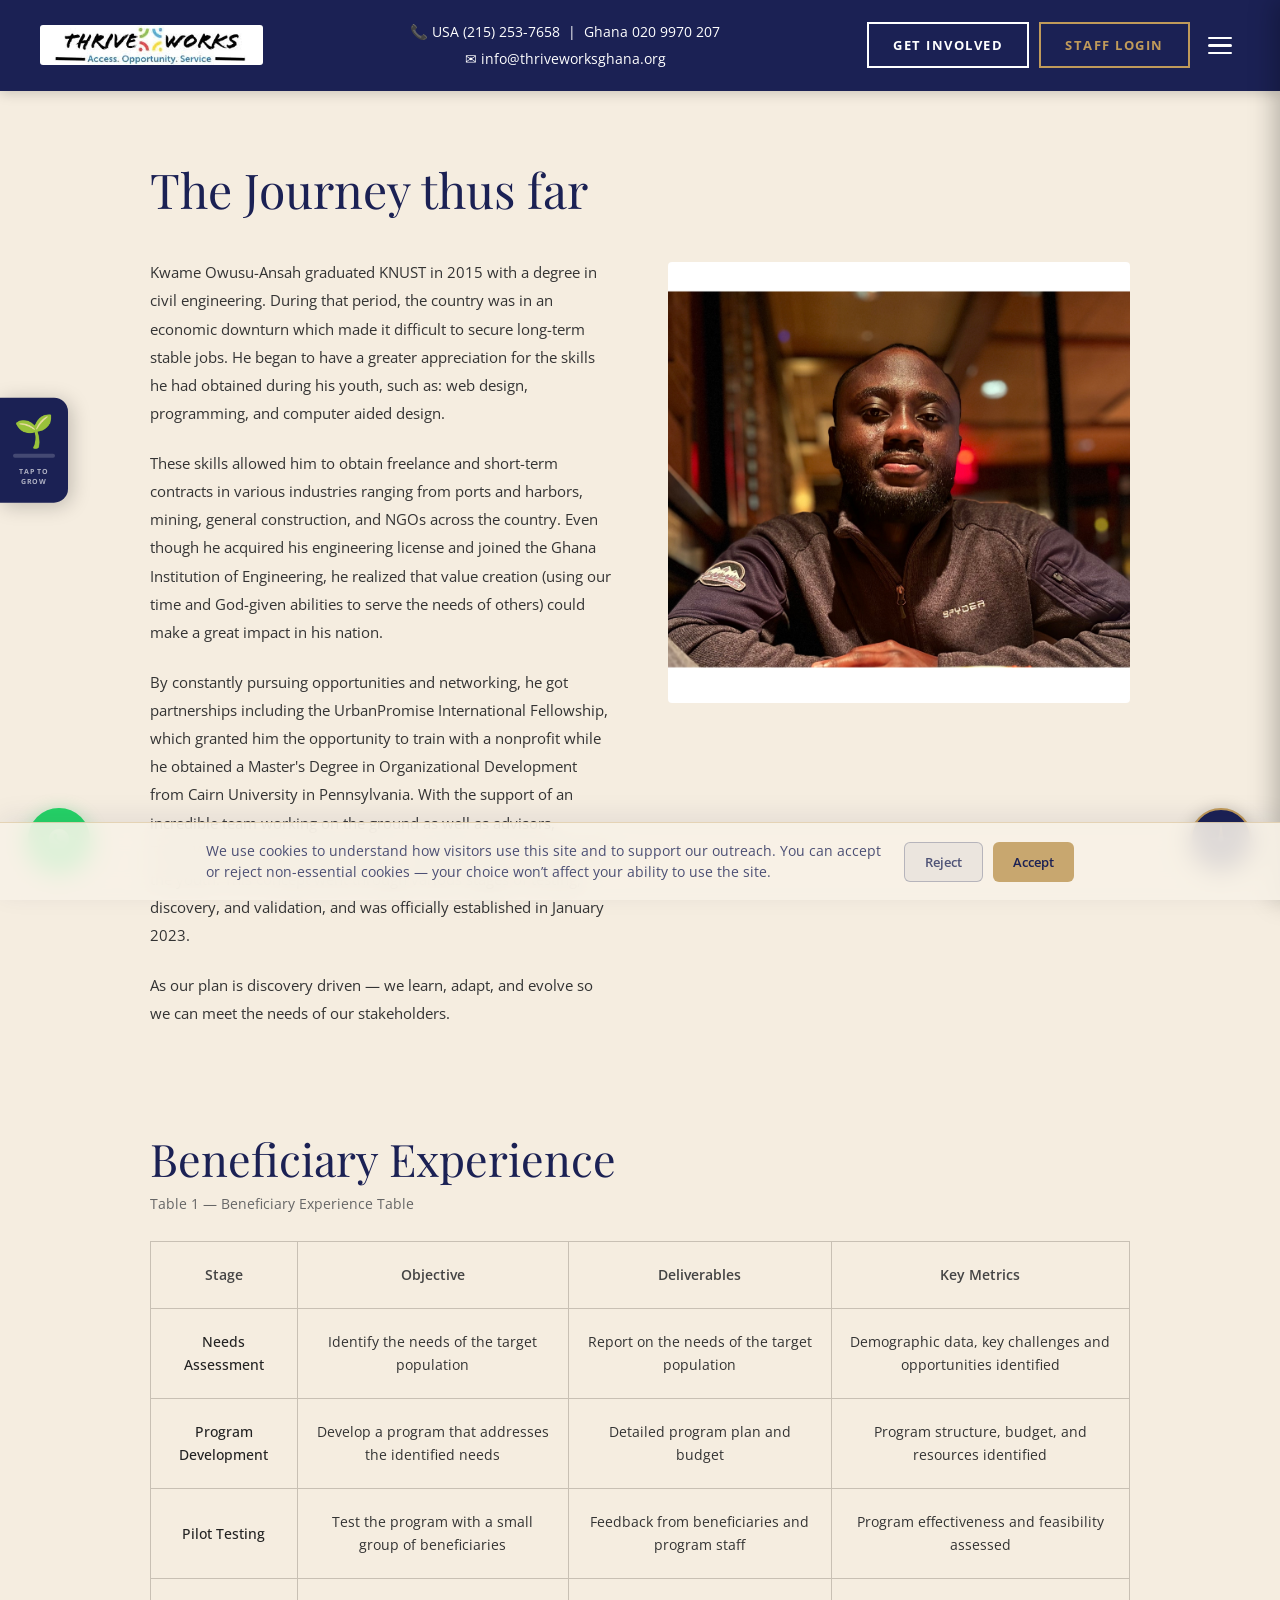
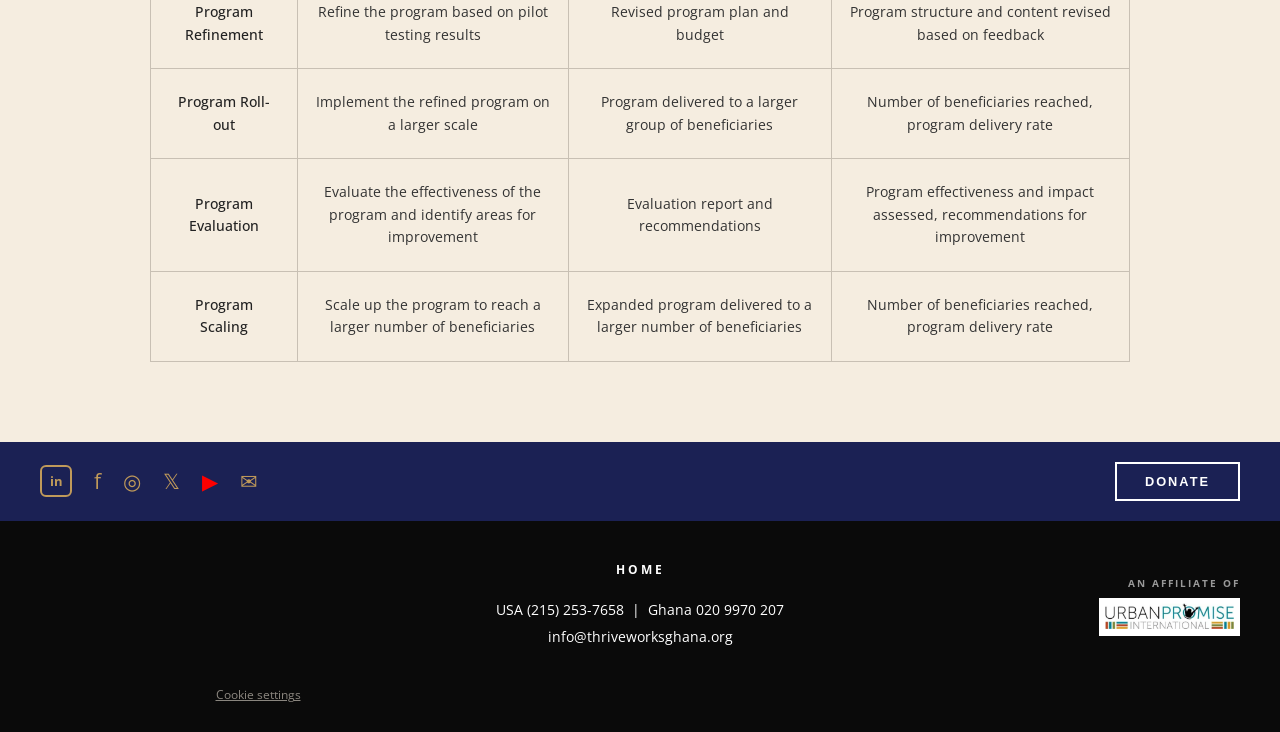
<file: journey.html>
<!DOCTYPE html>
<html lang="en">
<head>
<!-- Consent Mode defaults (must run before Google tags) -->
<script>
window.dataLayer = window.dataLayer || [];
function gtag(){ dataLayer.push(arguments); }

// Ad-related signals: denied everywhere. No Ads/remarketing tags are configured
// yet, so this costs nothing and stays conservative if/when they're added.
gtag('consent', 'default', {
  ad_storage: 'denied',
  ad_user_data: 'denied',
  ad_personalization: 'denied',
  wait_for_update: 500
});

// Analytics: granted by default everywhere, so we keep visibility into the bulk
// of our traffic (Ghana, US, diaspora donors). Leaving a type out of every default
// call does NOT fall back to granted once consent mode is active on the page — it
// is left unresolved and effectively blocks measurement, so this rule must be explicit.
gtag('consent', 'default', {
  analytics_storage: 'granted'
});

// ...except in regions where opt-in consent is legally required (EEA + UK +
// Switzerland) — there analytics stays denied until the visitor clicks Accept.
// Google tag detects the visitor's region itself and matches it against this list;
// being more specific than the global rule above, this one wins for those visitors.
gtag('consent', 'default', {
  analytics_storage: 'denied',
  region: [
    'AT','BE','BG','CY','CZ','DE','DK','EE','ES','FI','FR','GR','HR','HU','IE',
    'IT','LT','LU','LV','MT','NL','PL','PT','RO','SE','SI','SK', // EU
    'IS','LI','NO', // EEA (non-EU)
    'GB', // United Kingdom
    'CH'  // Switzerland
  ],
  wait_for_update: 500
});
</script>
<!-- Google Tag Manager -->
<script>(function(w,d,s,l,i){w[l]=w[l]||[];w[l].push({'gtm.start':
new Date().getTime(),event:'gtm.js'});var f=d.getElementsByTagName(s)[0],
j=d.createElement(s),dl=l!='dataLayer'?'&l='+l:'';j.async=true;j.src=
'https://www.googletagmanager.com/gtm.js?id='+i+dl;f.parentNode.insertBefore(j,f);
})(window,document,'script','dataLayer','GTM-WQKMT4Q5');</script>
<!-- End Google Tag Manager -->
<link rel="stylesheet" href="cookie-consent.css" />
<script src="cookie-consent.js" defer></script>
<link rel="stylesheet" href="nav-menu.css" />
<script src="nav-menu.js" defer></script>
  <meta charset="UTF-8" />
  <meta name="viewport" content="width=device-width, initial-scale=1.0" />
  <title>Our Story | Kwame Owusu-Ansah & ThriveWorks Ghana, Sunyani, Bono Region</title>
  <meta name="description" content="The founding story of ThriveWorks Ghana — how Kwame Owusu-Ansah, KNUST civil engineering graduate and Urban Promise International Fellow with an MSc in Organizational Development (Cairn University), established a nonprofit for at-risk youth in Ghana's Bono Region in January 2023." />
  <meta name="robots" content="index, follow" />
  <meta name="keywords" content="ThriveWorks Ghana history, nonprofit journey Ghana, youth organisation Sunyani, Bono Region community development" />
  <meta name="author"   content="ThriveWorks Ghana" />
  <meta name="subject"        content="Nonprofit organisation, effective charity, high-impact NGO, youth empowerment, Ghana, West Africa, Africa" />
  <meta name="classification" content="Nonprofit, NGO, Charity, Youth Development, Community Impact, Ghana, Africa" />
  <meta name="category"       content="nonprofit, charity, NGO, youth development, making a difference, high impact giving, Ghana, Africa" />
  <meta name="abstract" content="The story of ThriveWorks Ghana, a youth nonprofit in the Bono Region of Ghana, from its founding in 2021 through its programs today." />
  <meta property="og:type" content="article" />
  <meta property="og:url" content="https://thriveworksghana.org/journey" />
  <meta property="og:title" content="Our Story — ThriveWorks Ghana Founded by Kwame Owusu-Ansah" />
  <meta property="og:description" content="How KNUST graduate and Urban Promise International Fellow Kwame Owusu-Ansah founded ThriveWorks Ghana in January 2023 to serve at-risk youth in Ghana's Bono Region." />
  <meta property="og:image" content="https://thriveworksghana.org/images/thriveworks-ghana-og.jpg" />
  <meta property="og:locale" content="en_GH" />
  <meta property="og:site_name" content="ThriveWorks Ghana" />
  <meta name="twitter:card" content="summary_large_image" />
  <meta name="twitter:site" content="@thriveworksgh" />
  <meta name="twitter:title" content="Our Story | ThriveWorks Ghana — Founded by Kwame Owusu-Ansah" />
  <meta name="twitter:description" content="How KNUST grad Kwame Owusu-Ansah founded ThriveWorks Ghana in 2023 to serve youth in Ghana's Bono Region." />
  <meta name="twitter:image" content="https://thriveworksghana.org/images/thriveworks-ghana-og.jpg" />
  <link rel="canonical" href="https://thriveworksghana.org/journey" />
  <link rel="icon" type="image/png" href="favicon.png" />
  <link rel="apple-touch-icon" href="favicon.png" />
  <meta name="theme-color" content="#1B2154" />

  <!-- Structured Data for Google + AI -->
  <script type="application/ld+json">
  [
    {
      "@context": "https://schema.org",
      "@type": "AboutPage",
      "name": "Our Story — ThriveWorks Ghana",
      "url": "https://thriveworksghana.org/journey",
      "description": "ThriveWorks Ghana was founded by Kwame Owusu-Ansah, a civil engineer (KNUST 2015) and Urban Promise International Fellow who holds a Master's in Organizational Development from Cairn University. ThriveWorks Ghana was established in January 2023 to serve at-risk youth in Ghana's Bono Region.",
      "isPartOf": {"@type": "WebSite", "url": "https://thriveworksghana.org", "name": "ThriveWorks Ghana"},
      "about": {
        "@type": "Organization",
        "@id": "https://thriveworksghana.org/#organization",
        "name": "ThriveWorks Ghana",
        "foundingDate": "2023-01",
        "founder": {
          "@type": "Person",
          "@id": "https://kwameowusuansah.com/#person",
          "name": "Kwame Owusu-Ansah",
          "jobTitle": "Founder, ThriveWorks Ghana",
          "alumniOf": [
            {"@type": "CollegeOrUniversity", "name": "Kwame Nkrumah University of Science and Technology (KNUST)", "sameAs": "https://www.knust.edu.gh"},
            {"@type": "CollegeOrUniversity", "name": "Cairn University", "sameAs": "https://www.cairn.edu"}
          ],
          "memberOf": [
            {"@type": "Organization", "name": "Urban Promise International", "url": "https://urbanpromiseinternational.org"},
            {"@type": "Organization", "name": "Ghana Institution of Engineering"}
          ]
        }
      }
    },
    {
      "@context": "https://schema.org",
      "@type": "BreadcrumbList",
      "itemListElement": [
        {"@type": "ListItem", "position": 1, "name": "Home", "item": "https://thriveworksghana.org"},
        {"@type": "ListItem", "position": 2, "name": "Our Story", "item": "https://thriveworksghana.org/journey"}
      ]
    }
  ]
  </script>

  <link rel="preconnect" href="https://fonts.googleapis.com" />
  <link rel="preconnect" href="https://fonts.gstatic.com" crossorigin />
  <link href="https://fonts.googleapis.com/css2?family=Playfair+Display:wght@400;600&family=Open+Sans:wght@300;400;600;700&display=swap" rel="stylesheet" />

  <!-- Google Analytics 4 — Google Analytics 4 — Measurement ID: G-K23Z2SVLEW -->
  <script async src="https://www.googletagmanager.com/gtag/js?id=G-K23Z2SVLEW"></script>
  <script>
    window.dataLayer = window.dataLayer || [];
    function gtag(){dataLayer.push(arguments);}
    gtag('js', new Date());
    gtag('config', 'G-K23Z2SVLEW');
  </script>

  <style>
    *, *::before, *::after { box-sizing: border-box; margin: 0; padding: 0; }

    :root {
      --navy:  #1B2154;
      --gold:  #C09A5A;
      --cream: #F5EDE0;
      --black: #0a0a0a;
      --white: #ffffff;
      --border: #c8c0b4;
    }

    body { font-family: 'Open Sans', sans-serif; background: var(--cream); color: #222; }
    a { text-decoration: none; color: inherit; }
    img { max-width: 100%; display: block; }

    /* ── HEADER ─────────────────────────────────────── */
    header {
      background: var(--navy);
      padding: 18px 40px;
      display: flex;
      align-items: center;
      justify-content: space-between;
      gap: 20px;
      position: sticky;
      top: 0;
      z-index: 500;
      box-shadow: 0 2px 12px rgba(0,0,0,0.18);
    }

    .header-logo {
      background: var(--white);
      padding: 2px 8px;
      border-radius: 3px;
      display: inline-flex;
      align-items: center;
      flex-shrink: 0;
      height: 40px;
      overflow: hidden;
    }
    .header-logo img { height: 85px; width: auto; max-width: none; display: block; border-radius: 0; }

    .header-contact { text-align: center; color: var(--white); }
    .header-contact p { font-size: 0.9rem; line-height: 1.9; display: flex; align-items: center; justify-content: center; gap: 8px; }
    .header-contact p:last-child { white-space: nowrap; }

    .hdr-btn {
      border: 2px solid var(--white);
      color: var(--white);
      background: transparent;
      padding: 12px 24px;
      font-family: 'Open Sans', sans-serif;
      font-weight: 700;
      font-size: 0.8rem;
      letter-spacing: 1.5px;
      text-transform: uppercase;
      cursor: pointer;
      white-space: nowrap;
      transition: background 0.2s, color 0.2s;
    }
    .hdr-btn:hover { background: var(--white); color: var(--navy); }

    /* ── JOURNEY SECTION ────────────────────────────── */
    .journey-section {
      background: var(--cream);
      padding: 70px 60px 60px;
      max-width: 1100px;
      margin: 0 auto;
    }

    .journey-section h1 {
      font-family: 'Playfair Display', serif;
      font-size: 3rem;
      font-weight: 400;
      color: var(--navy);
      margin-bottom: 40px;
      line-height: 1.2;
    }

    /* Two-column: text left, photo right */
    .journey-grid {
      display: grid;
      grid-template-columns: 1fr 1fr;
      gap: 56px;
      align-items: start;
    }

    .journey-text p {
      font-size: 0.95rem;
      color: #333;
      line-height: 1.85;
      margin-bottom: 22px;
    }

    .journey-photo-col { padding-top: 4px; }

    .founder-photo {
      width: 100%;
      border-radius: 4px;
      object-fit: cover;
    }

    /* Placeholder until photo uploaded */
    .photo-placeholder {
      width: 100%;
      height: 420px;
      background: #d4c9b8;
      border-radius: 4px;
      display: flex;
      align-items: center;
      justify-content: center;
      color: #888;
      font-size: 0.8rem;
      text-align: center;
      padding: 16px;
    }

    /* ── BENEFICIARY EXPERIENCE ─────────────────────── */
    .beneficiary-section {
      background: var(--cream);
      padding: 20px 60px 80px;
      max-width: 1100px;
      margin: 0 auto;
    }

    .beneficiary-section h2 {
      font-family: 'Playfair Display', serif;
      font-size: 2.8rem;
      font-weight: 400;
      color: var(--navy);
      margin-bottom: 6px;
    }

    .table-subtitle {
      font-size: 0.85rem;
      color: #666;
      margin-bottom: 28px;
    }

    .bene-table {
      width: 100%;
      border-collapse: collapse;
      font-size: 0.88rem;
    }

    .bene-table th,
    .bene-table td {
      border: 1px solid var(--border);
      padding: 22px 18px;
      text-align: center;
      vertical-align: middle;
      line-height: 1.6;
      color: #333;
    }

    .bene-table thead th {
      font-weight: 600;
      font-size: 0.85rem;
      color: #444;
    }

    /* Stage column — slightly bolder */
    .bene-table td:first-child { font-weight: 500; color: #222; }

    /* ── SOCIAL + DONATE BAR ────────────────────────── */
    .social-donate-bar {
      background: var(--navy);
      padding: 20px 40px;
      display: flex;
      align-items: center;
      justify-content: space-between;
    }

    .social-icons-row { display: flex; align-items: center; gap: 22px; }

    .soc-box {
      width: 32px; height: 32px;
      border: 2px solid var(--gold); border-radius: 6px;
      display: flex; align-items: center; justify-content: center;
      color: var(--gold); font-weight: 700; font-size: 0.8rem;
      cursor: pointer; transition: opacity 0.2s;
    }
    .soc-box:hover { opacity: 0.7; }

    .soc-icon { color: var(--gold); font-size: 1.3rem; cursor: pointer; transition: opacity 0.2s; }
    .soc-icon:hover { opacity: 0.7; }

    .bar-donate-btn {
      border: 2px solid var(--white);
      color: var(--white);
      background: transparent;
      padding: 10px 28px;
      font-weight: 700; font-size: 0.8rem; letter-spacing: 2px; text-transform: uppercase;
      cursor: pointer; transition: background 0.2s, color 0.2s;
    }
    .bar-donate-btn:hover { background: var(--white); color: var(--navy); }

    /* ── FOOTER ─────────────────────────────────────── */
    footer {
      background: var(--black);
      padding: 40px 40px 28px;
      display: grid;
      grid-template-columns: 1fr auto 1fr;
      align-items: center;
      gap: 20px;
    }

    .footer-center { text-align: center; }
    .footer-center a {
      display: block; color: var(--white); font-weight: 700;
      font-size: 0.75rem; letter-spacing: 3px; text-transform: uppercase; margin-bottom: 18px;
    }
    .footer-contact { color: var(--white); font-size: 0.85rem; line-height: 2; text-align: center; }

    .footer-affiliate { text-align: right; }
    .affiliate-label { font-size: 0.65rem; font-weight: 700; letter-spacing: 2px; text-transform: uppercase; color: #999; margin-bottom: 8px; }
    .footer-affiliate img { height: 38px; width: auto; margin-left: auto; }

    /* ── RESPONSIVE ─────────────────────────────────── */
    @media (max-width: 900px) {
      .journey-grid { grid-template-columns: 1fr; }
      .journey-photo-col { order: -1; }
    }
    @media (max-width: 768px) {
      header { flex-direction: column; text-align: center; padding: 20px 16px; }
      header > div:last-child { justify-content: center; }
      .journey-section, .beneficiary-section { padding: 40px 20px; }
      .journey-section h1 { font-size: 2rem; }
      .beneficiary-section h2 { font-size: 2rem; }
      /* Table: scrollable rather than overflowing */
      .bene-table { display: block; overflow-x: auto; -webkit-overflow-scrolling: touch; font-size: 0.78rem; }
      .bene-table th, .bene-table td { padding: 12px 8px; white-space: nowrap; }
      .social-donate-bar { flex-direction: column; gap: 16px; }
      footer { grid-template-columns: 1fr; text-align: center; }
      .footer-affiliate { text-align: center; }
      .footer-affiliate img { margin: 0 auto; }
    }

    @media (max-width: 480px) {
      header { padding: 16px 12px; gap: 12px; }
      .header-contact p { font-size: 0.8rem; flex-wrap: wrap; justify-content: center; }
      .hdr-btn { padding: 9px 16px; font-size: 0.75rem; }
      .journey-section, .beneficiary-section { padding: 30px 14px; }
      .journey-section h1, .beneficiary-section h2 { font-size: 1.75rem; }
    }

    /* ── PATHFINDER COMPASS (sticky) ─────────────────────── */
    #pathfinder {
      position: fixed; bottom: 30px; right: 28px; z-index: 9999;
      display: flex; flex-direction: column-reverse; align-items: flex-end; gap: 10px;
    }
    .pf-toggle {
      width: 62px; height: 62px; border-radius: 50%;
      background: var(--navy); border: 2.5px solid var(--gold);
      display: flex; align-items: center; justify-content: center;
      cursor: pointer; box-shadow: 0 4px 18px rgba(0,0,0,0.28);
      transition: transform 0.25s, box-shadow 0.25s; position: relative; flex-shrink: 0;
    }
    .pf-toggle:hover { transform: scale(1.08); box-shadow: 0 6px 26px rgba(0,0,0,0.38); }
    .pf-rose { width: 34px; height: 34px; animation: roseRotate 10s linear infinite; }
    @keyframes roseRotate { to { transform: rotate(360deg); } }
    #pathfinder.pf-open .pf-rose { animation-play-state: paused; }
    .pf-label {
      position: absolute; right: 70px; background: var(--navy); color: var(--white);
      font-family: 'Open Sans', sans-serif; font-size: 0.65rem; font-weight: 700;
      letter-spacing: 1.2px; text-transform: uppercase; padding: 5px 9px; border-radius: 3px;
      white-space: nowrap; opacity: 0; transform: translateX(8px);
      transition: opacity 0.18s, transform 0.18s; pointer-events: none;
    }
    .pf-label::after {
      content: ''; position: absolute; left: 100%; top: 50%;
      transform: translateY(-50%); border: 5px solid transparent; border-left-color: var(--navy);
    }
    #pathfinder:not(.pf-open) .pf-toggle:hover .pf-label { opacity: 1; transform: translateX(0); }
    .pf-panel {
      background: #fff; border-radius: 12px; padding: 20px 18px 16px; width: 272px;
      box-shadow: 0 10px 40px rgba(0,0,0,0.18); border: 1px solid rgba(192,154,90,0.25);
      opacity: 0; transform: translateY(12px) scale(0.96); pointer-events: none;
      transition: opacity 0.22s ease, transform 0.22s ease; position: relative;
    }
    #pathfinder.pf-open .pf-panel { opacity: 1; transform: translateY(0) scale(1); pointer-events: all; }
    .pf-close {
      position: absolute; top: 9px; right: 10px; background: none; border: none;
      font-size: 0.95rem; color: #aaa; cursor: pointer; line-height: 1; transition: color 0.15s;
    }
    .pf-close:hover { color: var(--navy); }
    .pf-panel-heading { font-family: 'Playfair Display', serif; font-size: 1rem; font-weight: 400; color: var(--navy); margin-bottom: 14px; padding-right: 20px; }
    .pf-grid { display: grid; grid-template-columns: 1fr 1fr; gap: 7px; }
    .pf-card {
      display: flex; flex-direction: column; align-items: center; text-align: center;
      padding: 11px 7px; border-radius: 8px; border: 2px solid transparent;
      text-decoration: none; transition: transform 0.16s, border-color 0.16s;
    }
    .pf-card:hover { transform: translateY(-3px); }
    .pf-digital { background: #e8f0fd; } .pf-digital:hover { border-color: #4a6fa5; }
    .pf-bizdev  { background: #fef8e7; } .pf-bizdev:hover  { border-color: var(--gold); }
    .pf-coach   { background: #eaf5ea; } .pf-coach:hover   { border-color: #5a9a5a; }
    .pf-alumni  { background: #fdf0f0; } .pf-alumni:hover  { border-color: #c04a4a; }
    .pf-card-icon { font-size: 1.55rem; margin-bottom: 4px; line-height: 1; }
    .pf-card-name { font-weight: 700; font-size: 0.68rem; color: var(--navy); margin-bottom: 2px; line-height: 1.2; }
    .pf-card-sub { font-size: 0.6rem; color: #777; line-height: 1.3; }
    @media (max-width: 480px) { #pathfinder { bottom: 18px; right: 14px; } .pf-panel { width: 240px; } }
    #wa-widget { position: fixed; bottom: 30px; left: 28px; z-index: 9999; }
    .wa-btn { width: 62px; height: 62px; border-radius: 50%; background: #25D366; border: none; display: flex; align-items: center; justify-content: center; cursor: pointer; box-shadow: 0 4px 18px rgba(37,211,102,0.4); transition: transform 0.25s, box-shadow 0.25s; text-decoration: none; position: relative; flex-shrink: 0; }
    .wa-btn:hover { transform: scale(1.1); box-shadow: 0 6px 26px rgba(37,211,102,0.55); }
    .wa-icon { width: 34px; height: 34px; }
    .wa-tooltip { position: absolute; left: 70px; background: #1a9e4a; color: #fff; font-family: 'Open Sans', sans-serif; font-size: 0.65rem; font-weight: 700; letter-spacing: 1px; text-transform: uppercase; padding: 5px 9px; border-radius: 3px; white-space: nowrap; opacity: 0; transform: translateX(-8px); transition: opacity 0.18s, transform 0.18s; pointer-events: none; }
    .wa-tooltip::before { content: ''; position: absolute; right: 100%; top: 50%; transform: translateY(-50%); border: 5px solid transparent; border-right-color: #1a9e4a; }
    .wa-btn:hover .wa-tooltip { opacity: 1; transform: translateX(0); }
    #growth-plant { position: fixed; left: 0; top: 50%; transform: translateY(-50%); z-index: 9998; }
    .gp-inner { background: var(--navy); border-radius: 0 14px 14px 0; padding: 16px 10px; display: flex; flex-direction: column; align-items: center; gap: 8px; cursor: pointer; box-shadow: 3px 3px 20px rgba(0,0,0,0.22); transition: transform 0.2s; width: 68px; user-select: none; }
    .gp-inner:hover { transform: translateX(5px); }
    .gp-stage { font-size: 2rem; line-height: 1; display: block; transition: transform 0.35s cubic-bezier(0.34, 1.56, 0.64, 1); }
    .gp-stage.pop { transform: scale(1.45); }
    .gp-track { width: 42px; height: 4px; background: rgba(255,255,255,0.18); border-radius: 2px; overflow: hidden; }
    .gp-fill { height: 100%; width: 0%; background: var(--gold); border-radius: 2px; transition: width 0.35s ease; }
    .gp-label { font-family: 'Open Sans', sans-serif; font-size: 0.46rem; font-weight: 700; letter-spacing: 0.7px; text-transform: uppercase; color: rgba(255,255,255,0.65); text-align: center; line-height: 1.4; }
    @media (max-width: 768px) { #growth-plant { display: none; } }
  </style>

  <!-- ═══ GEO ═══ -->
  <meta name="geo.region"    content="GH-BO" />
  <meta name="geo.placename" content="Sunyani, Bono Region, Ghana" />
  <meta name="geo.position"  content="7.3400;-2.3280" />
  <meta name="ICBM"          content="7.3400, -2.3280" />
</head>

<body>

<!-- Google Tag Manager (noscript) -->
<noscript><iframe src="https://www.googletagmanager.com/ns.html?id=GTM-WQKMT4Q5"
height="0" width="0" style="display:none;visibility:hidden"></iframe></noscript>
<!-- End Google Tag Manager (noscript) -->
  <!-- ═══ HEADER ════════════════════════════════════════════ -->
  <header>
    <a href="/" class="header-logo">
      <img src="images/thriveworks-logo.png" alt="ThriveWorks Ghana — Access. Opportunity. Service." style="height:56px; width:auto; border-radius:0;" />
    </a>

    <div class="header-contact">
      <p>📞 USA (215) 253-7658 &nbsp;|&nbsp; Ghana 020 9970 207</p>
      <p>✉ info@thriveworksghana.org</p>
    </div>

    <div style="display:flex;gap:10px;align-items:center;flex-wrap:wrap;justify-content:center;">
      <a href="/get-involved"><button class="hdr-btn">Get Involved</button></a>
      <a href="https://app.thriveworksghana.org" target="_blank" rel="noopener"><button class="hdr-btn" style="border-color:var(--gold);color:var(--gold);">Staff Login</button></a>
      <button type="button" class="menu-toggle" aria-label="Open navigation menu" aria-expanded="false" aria-controls="site-menu">
        <span></span><span></span><span></span>
      </button>
    </div>
  </header>
  <div class="site-menu-overlay"></div>
  <div class="site-menu" id="site-menu" aria-hidden="true">
    <a href="/" class="site-menu-link">Home</a>
    <a href="/journey" class="site-menu-link active" aria-current="page">Our Story</a>
    <a href="/entrepreneurship" class="site-menu-link">Entrepreneurship</a>
    <a href="/technical-skills" class="site-menu-link">Technical Skills</a>
    <a href="/mentorship" class="site-menu-link">Mentorship</a>
    <a href="/alumni" class="site-menu-link">Alumni Network</a>
    <a href="/impact" class="site-menu-link">Our Impact</a>
    <a href="/get-involved" class="site-menu-link">Get Involved</a>
  </div>



  <!-- ═══ THE JOURNEY THUS FAR ══════════════════════════════ -->
  <div class="journey-section">

    <h1>The Journey thus far</h1>

    <div class="journey-grid">

      <!-- Text left -->
      <div class="journey-text">
        <p>
          Kwame Owusu-Ansah graduated KNUST in 2015 with a degree in civil engineering. During that period,
          the country was in an economic downturn which made it difficult to secure long-term stable jobs.
          He began to have a greater appreciation for the skills he had obtained during his youth, such as:
          web design, programming, and computer aided design.
        </p>
        <p>
          These skills allowed him to obtain freelance and short-term contracts in various industries
          ranging from ports and harbors, mining, general construction, and NGOs across the country.
          Even though he acquired his engineering license and joined the Ghana Institution of Engineering,
          he realized that value creation (using our time and God-given abilities to serve the needs of
          others) could make a great impact in his nation.
        </p>
        <p>
          By constantly pursuing opportunities and networking, he got partnerships including the
          UrbanPromise International Fellowship, which granted him the opportunity to train with a
          nonprofit while he obtained a Master's Degree in Organizational Development from Cairn
          University in Pennsylvania. With the support of an incredible team working on the ground
          as well as advisors, ThriveWorks Ghana was birthed as a concept in 2021 to help serve the
          youth. This concept went through various stages of testing, discovery, and validation, and
          was officially established in January 2023.
        </p>
        <p>
          As our plan is discovery driven — we learn, adapt, and evolve so we can meet the needs
          of our stakeholders.
        </p>
      </div>

      <!-- Photo right -->
      <div class="journey-photo-col">
        <img src="images/kwame-founder.jpg" alt="Kwame Owusu-Ansah, Founder of ThriveWorks Ghana" class="founder-photo" loading="lazy" />
      </div>

    </div>
  </div>


  <!-- ═══ BENEFICIARY EXPERIENCE ════════════════════════════ -->
  <div class="beneficiary-section">

    <h2>Beneficiary Experience</h2>
    <p class="table-subtitle">Table 1 — Beneficiary Experience Table</p>

    <table class="bene-table">
      <thead>
        <tr>
          <th>Stage</th>
          <th>Objective</th>
          <th>Deliverables</th>
          <th>Key Metrics</th>
        </tr>
      </thead>
      <tbody>
        <tr>
          <td>Needs Assessment</td>
          <td>Identify the needs of the target population</td>
          <td>Report on the needs of the target population</td>
          <td>Demographic data, key challenges and opportunities identified</td>
        </tr>
        <tr>
          <td>Program Development</td>
          <td>Develop a program that addresses the identified needs</td>
          <td>Detailed program plan and budget</td>
          <td>Program structure, budget, and resources identified</td>
        </tr>
        <tr>
          <td>Pilot Testing</td>
          <td>Test the program with a small group of beneficiaries</td>
          <td>Feedback from beneficiaries and program staff</td>
          <td>Program effectiveness and feasibility assessed</td>
        </tr>
        <tr>
          <td>Program Refinement</td>
          <td>Refine the program based on pilot testing results</td>
          <td>Revised program plan and budget</td>
          <td>Program structure and content revised based on feedback</td>
        </tr>
        <tr>
          <td>Program Roll-out</td>
          <td>Implement the refined program on a larger scale</td>
          <td>Program delivered to a larger group of beneficiaries</td>
          <td>Number of beneficiaries reached, program delivery rate</td>
        </tr>
        <tr>
          <td>Program Evaluation</td>
          <td>Evaluate the effectiveness of the program and identify areas for improvement</td>
          <td>Evaluation report and recommendations</td>
          <td>Program effectiveness and impact assessed, recommendations for improvement</td>
        </tr>
        <tr>
          <td>Program Scaling</td>
          <td>Scale up the program to reach a larger number of beneficiaries</td>
          <td>Expanded program delivered to a larger number of beneficiaries</td>
          <td>Number of beneficiaries reached, program delivery rate</td>
        </tr>
      </tbody>
    </table>

  </div>


  <!-- ═══ SOCIAL + DONATE BAR ══════════════════════════════ -->
  <div class="social-donate-bar">
    <div class="social-icons-row">
      <a href="https://www.linkedin.com/company/thriveworksghana/" target="_blank" rel="noopener"><div class="soc-box">in</div></a>
      <a href="https://www.facebook.com/thriveworksgh?mibextid=LQQJ4d" target="_blank" rel="noopener"><div class="soc-icon">f</div></a>
      <a href="https://www.instagram.com/thriveworksghana/profilecard/?igsh=MTM2OXYyNHptdDE1MA==" target="_blank" rel="noopener"><div class="soc-icon">◎</div></a>
      <a href="https://x.com/thriveworksgh?s=21&amp;t=RCzyF7LQWErMTZ4UFGTHkg" target="_blank" rel="noopener"><div class="soc-icon">𝕏</div></a>
      <a href="https://youtube.com/@thriveworksghana?si=6fGmpRn3yh3gW1iC" target="_blank" rel="noopener"><div class="soc-icon" style="color:#FF0000;">▶</div></a>
      <a href="mailto:info@thriveworksghana.org"><div class="soc-icon">✉</div></a>
    </div>
    <a href="https://give.urbanpromiseinternational.org/campaign/680516/donate" target="_blank" rel="noopener"><button class="bar-donate-btn">Donate</button></a>
  </div>


  <!-- ═══ FOOTER ════════════════════════════════════════════ -->
  <footer>
    <div></div>

    <div class="footer-center">
      <a href="/">Home</a>
      <div class="footer-contact">
        <p>USA (215) 253-7658 &nbsp;|&nbsp; Ghana 020 9970 207</p>
        <p>info@thriveworksghana.org</p>
      </div>
    </div>

    <div class="footer-affiliate">
      <div class="affiliate-label">An Affiliate of</div>
      <a href="https://urbanpromiseinternational.org" target="_blank" rel="noopener"><img src="images/urban-promise-logo.png" alt="Urban Promise International" loading="lazy" /></a>
    </div>
    <div class="cc-footer-link"><a href="#" onclick="window.reopenCookieBanner && window.reopenCookieBanner(); return false;">Cookie settings</a></div>
  </footer>


  <!-- ═══ WHATSAPP WIDGET ════════════════════════════════ -->
  <div id="wa-widget">
    <a class="wa-btn" href="https://wa.me/233209970207" target="_blank" rel="noopener" aria-label="Chat on WhatsApp">
      <svg class="wa-icon" viewBox="0 0 44 44" fill="none" xmlns="http://www.w3.org/2000/svg">
        <circle cx="22" cy="22" r="22" fill="#25D366"/>
        <path fill-rule="evenodd" clip-rule="evenodd" d="M22 9C14.82 9 9 14.82 9 22c0 2.64.75 5.11 2.06 7.2L9 35l6.02-1.97A13 13 0 0022 35c7.18 0 13-5.82 13-13S29.18 9 22 9zm7.3 17.77c-.3.84-1.76 1.6-2.43 1.7-.62.09-1.4.13-2.27-.14a20.5 20.5 0 01-2.06-.76c-3.62-1.56-5.98-5.2-6.16-5.44-.18-.24-1.48-1.97-1.48-3.76 0-1.79.94-2.67 1.27-3.03.33-.36.72-.45.96-.45l.69.01c.22.01.52-.08.81.62l1.12 2.72c.1.23.05.5-.12.7l-.6.68c-.19.21-.38.44-.16.87.22.43.98 1.62 2.1 2.62 1.44 1.28 2.65 1.68 3.02 1.87.37.19.59.16.8-.1l.72-.84c.2-.24.5-.3.82-.17l2.62 1.23c.3.14.5.21.57.33.07.12.07.7-.23 1.54z" fill="#fff"/>
      </svg>
      <span class="wa-tooltip">Chat with us</span>
    </a>
  </div>
  <div id="growth-plant">
    <div class="gp-inner" onclick="growPlant()">
      <span class="gp-stage" id="gp-stage">🌱</span>
      <div class="gp-track"><div class="gp-fill" id="gp-fill"></div></div>
      <span class="gp-label" id="gp-label">Tap to<br>grow</span>
    </div>
  </div>
  <script>(function(){var s=['🌱','🌿','🪴','🌳','🎉'],m=['Tap to<br>grow','Growing!','Thriving!','Flourishing!','Amazing!'],i=0;window.growPlant=function(){var el=document.getElementById('gp-stage'),fill=document.getElementById('gp-fill'),lbl=document.getElementById('gp-label');i++;if(i>=s.length){el.textContent='🎉';fill.style.width='100%';lbl.innerHTML='You did it!';el.classList.add('pop');setTimeout(function(){el.classList.remove('pop');},400);setTimeout(function(){i=0;el.textContent=s[0];fill.style.width='0%';lbl.innerHTML='Tap to<br>grow';},1800);}else{el.textContent=s[i];fill.style.width=Math.round((i/(s.length-1))*100)+'%';lbl.innerHTML=m[i];el.classList.add('pop');setTimeout(function(){el.classList.remove('pop');},400);}};})();</script>

  <!-- ═══ PATHFINDER (sticky compass) ════════════════════ -->
  <div id="pathfinder">
    <button class="pf-toggle" onclick="document.getElementById('pathfinder').classList.toggle('pf-open')" aria-label="Explore Programs">
      <svg class="pf-rose" viewBox="0 0 44 44" fill="none" xmlns="http://www.w3.org/2000/svg">
        <polygon points="22,2 25,20 22,22 19,20" fill="#C09A5A"/>
        <polygon points="42,22 24,25 22,22 24,19" fill="#C09A5A" opacity="0.65"/>
        <polygon points="22,42 19,24 22,22 25,24" fill="#C09A5A" opacity="0.45"/>
        <polygon points="2,22 20,19 22,22 20,25" fill="#C09A5A" opacity="0.65"/>
        <circle cx="22" cy="22" r="3.5" fill="#ffffff"/>
      </svg>
      <span class="pf-label">Find Your Path</span>
    </button>
    <div class="pf-panel">
      <button class="pf-close" onclick="document.getElementById('pathfinder').classList.remove('pf-open')" aria-label="Close">✕</button>
      <p class="pf-panel-heading">Where does your path lead?</p>
      <div class="pf-grid">
        <a href="/technical-skills" class="pf-card pf-digital">
          <div class="pf-card-icon">💻</div>
          <div class="pf-card-name">Technical Skills</div>
          <div class="pf-card-sub">Digital &amp; Trade</div>
        </a>
        <a href="/entrepreneurship" class="pf-card pf-bizdev">
          <div class="pf-card-icon">💡</div>
          <div class="pf-card-name">Entrepreneurship</div>
          <div class="pf-card-sub">Start your business</div>
        </a>
        <a href="/mentorship" class="pf-card pf-coach">
          <div class="pf-card-icon">🤝</div>
          <div class="pf-card-name">Mentorship</div>
          <div class="pf-card-sub">Career coaching</div>
        </a>
        <a href="/alumni" class="pf-card pf-alumni">
          <div class="pf-card-icon">🎓</div>
          <div class="pf-card-name">Alumni Network</div>
          <div class="pf-card-sub">Community &amp; growth</div>
        </a>
      </div>
    </div>
  </div>

</body>
</html>
</file>
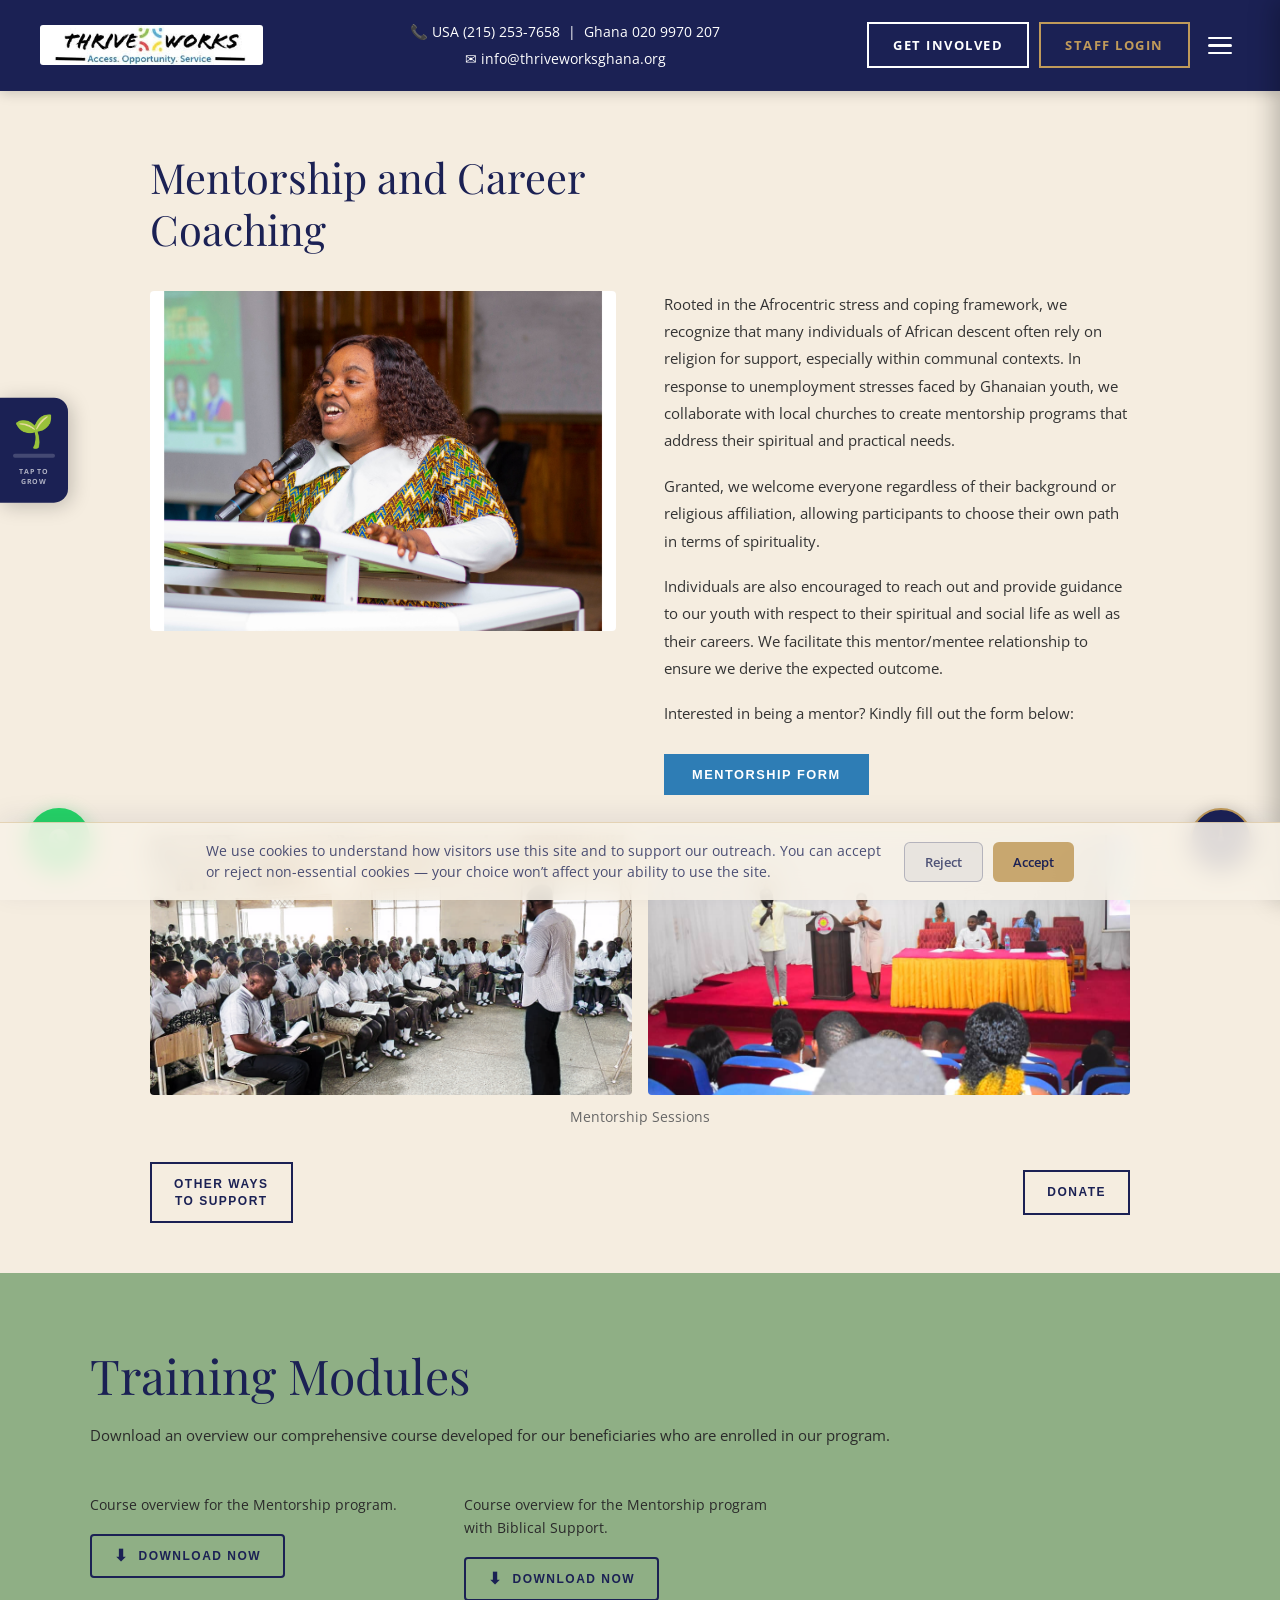
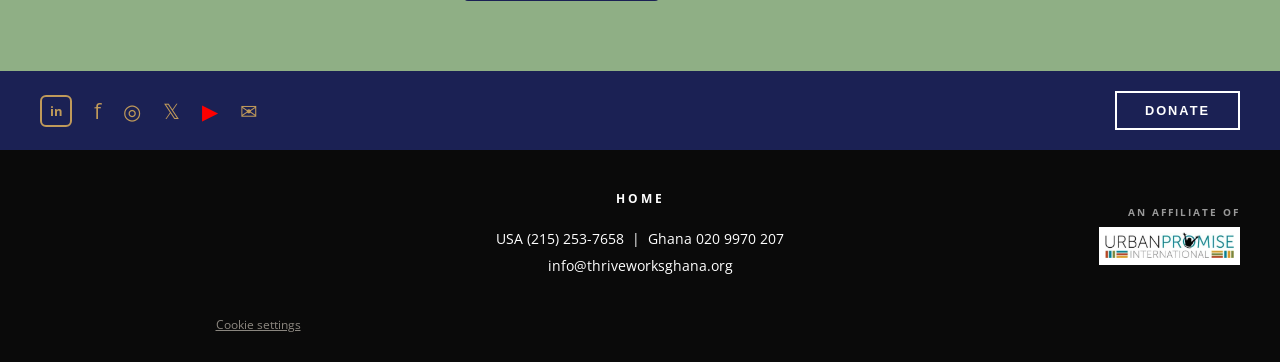
<file: mentorship.html>
<!DOCTYPE html>
<html lang="en">
<head>
<!-- Consent Mode defaults (must run before Google tags) -->
<script>
window.dataLayer = window.dataLayer || [];
function gtag(){ dataLayer.push(arguments); }

// Ad-related signals: denied everywhere. No Ads/remarketing tags are configured
// yet, so this costs nothing and stays conservative if/when they're added.
gtag('consent', 'default', {
  ad_storage: 'denied',
  ad_user_data: 'denied',
  ad_personalization: 'denied',
  wait_for_update: 500
});

// Analytics: granted by default everywhere, so we keep visibility into the bulk
// of our traffic (Ghana, US, diaspora donors). Leaving a type out of every default
// call does NOT fall back to granted once consent mode is active on the page — it
// is left unresolved and effectively blocks measurement, so this rule must be explicit.
gtag('consent', 'default', {
  analytics_storage: 'granted'
});

// ...except in regions where opt-in consent is legally required (EEA + UK +
// Switzerland) — there analytics stays denied until the visitor clicks Accept.
// Google tag detects the visitor's region itself and matches it against this list;
// being more specific than the global rule above, this one wins for those visitors.
gtag('consent', 'default', {
  analytics_storage: 'denied',
  region: [
    'AT','BE','BG','CY','CZ','DE','DK','EE','ES','FI','FR','GR','HR','HU','IE',
    'IT','LT','LU','LV','MT','NL','PL','PT','RO','SE','SI','SK', // EU
    'IS','LI','NO', // EEA (non-EU)
    'GB', // United Kingdom
    'CH'  // Switzerland
  ],
  wait_for_update: 500
});
</script>
<!-- Google Tag Manager -->
<script>(function(w,d,s,l,i){w[l]=w[l]||[];w[l].push({'gtm.start':
new Date().getTime(),event:'gtm.js'});var f=d.getElementsByTagName(s)[0],
j=d.createElement(s),dl=l!='dataLayer'?'&l='+l:'';j.async=true;j.src=
'https://www.googletagmanager.com/gtm.js?id='+i+dl;f.parentNode.insertBefore(j,f);
})(window,document,'script','dataLayer','GTM-WQKMT4Q5');</script>
<!-- End Google Tag Manager -->
<link rel="stylesheet" href="cookie-consent.css" />
<script src="cookie-consent.js" defer></script>
<link rel="stylesheet" href="nav-menu.css" />
<script src="nav-menu.js" defer></script>
  <meta charset="UTF-8" />
  <meta name="viewport" content="width=device-width, initial-scale=1.0" />
  <title>Mentorship & Career Coaching Program | ThriveWorks Ghana, Sunyani, Ghana</title>
  <meta name="description" content="ThriveWorks Ghana's Mentorship and Career Coaching program partners with churches in Sunyani, Bono Region to equip youth aged 12–25 with career guidance, life skills, and spiritual development. Free PDF curriculum available for download." />
  <meta name="robots" content="index, follow" />
  <meta name="keywords" content="youth mentorship Ghana, mentorship programme Sunyani, ThriveWorks Ghana mentorship, Bono Region youth support" />
  <meta name="author"   content="ThriveWorks Ghana" />
  <meta name="subject"        content="Nonprofit organisation, effective charity, high-impact NGO, youth empowerment, Ghana, West Africa, Africa" />
  <meta name="classification" content="Nonprofit, NGO, Charity, Youth Development, Community Impact, Ghana, Africa" />
  <meta name="category"       content="nonprofit, charity, NGO, youth development, making a difference, high impact giving, Ghana, Africa" />
  <meta name="abstract" content="ThriveWorks Ghana's Mentorship Program pairs at-risk youth in Sunyani, Bono Region, with mentors who support their character, confidence, and career development." />
  <meta property="og:type" content="website" />
  <meta property="og:url" content="https://thriveworksghana.org/mentorship" />
  <meta property="og:title" content="Mentorship & Career Coaching | ThriveWorks Ghana" />
  <meta property="og:description" content="Free church-partnered mentorship and career coaching for youth aged 12–25 in Sunyani, Ghana. Downloadable curriculum included." />
  <meta property="og:image" content="https://thriveworksghana.org/images/thriveworks-ghana-og.jpg" />
  <meta property="og:locale" content="en_GH" />
  <meta property="og:site_name" content="ThriveWorks Ghana" />
  <meta name="twitter:card" content="summary_large_image" />
  <meta name="twitter:site" content="@thriveworksgh" />
  <meta name="twitter:title" content="Mentorship & Career Coaching | ThriveWorks Ghana" />
  <meta name="twitter:description" content="Free career mentorship for youth aged 12–25 in Sunyani, Ghana. Church-partnered with downloadable curriculum." />
  <meta name="twitter:image" content="https://thriveworksghana.org/images/thriveworks-ghana-og.jpg" />
  <link rel="canonical" href="https://thriveworksghana.org/mentorship" />
  <link rel="icon" type="image/png" href="favicon.png" />
  <link rel="apple-touch-icon" href="favicon.png" />
  <meta name="theme-color" content="#1B2154" />

  <!-- Structured Data for Google + AI -->
  <script type="application/ld+json">
  [
    {
      "@context": "https://schema.org",
      "@type": "EducationalOccupationalProgram",
      "name": "Mentorship and Career Coaching Program",
      "url": "https://thriveworksghana.org/mentorship",
      "description": "ThriveWorks Ghana's Mentorship and Career Coaching program partners with local churches in Sunyani, Bono Region, Ghana to provide spiritual guidance, career coaching, and life skills training for youth aged 12–25.",
      "provider": {"@type": "Organization", "@id": "https://thriveworksghana.org/#organization", "name": "ThriveWorks Ghana"},
      "educationalLevel": "Secondary, Vocational",
      "occupationalCategory": "Career Development, Mentorship",
      "educationalProgramMode": "In person",
      "offers": {"@type": "Offer", "price": "0", "priceCurrency": "GHS"},
      "hasCourse": [
        {
          "@type": "Course",
          "name": "Mentorship Program — Course Overview",
          "url": "https://thriveworksghana.wordpress.com/wp-content/uploads/2024/10/mentorship-program-.pdf",
          "description": "Comprehensive mentorship and career development curriculum for ThriveWorks Ghana beneficiaries in Sunyani, Ghana.",
          "courseMode": "Onsite",
          "provider": {"@type": "Organization", "name": "ThriveWorks Ghana"}
        },
        {
          "@type": "Course",
          "name": "Mentorship Program with Biblical Support",
          "url": "https://thriveworksghana.wordpress.com/wp-content/uploads/2024/10/mentorship-program-for-churches.pdf",
          "description": "Church-partnered mentorship curriculum with Biblical integration for youth in Ghana's Bono Region.",
          "courseMode": "Onsite",
          "provider": {"@type": "Organization", "name": "ThriveWorks Ghana"}
        }
      ]
    },
    {
      "@context": "https://schema.org",
      "@type": "BreadcrumbList",
      "itemListElement": [
        {"@type": "ListItem", "position": 1, "name": "Home", "item": "https://thriveworksghana.org"},
        {"@type": "ListItem", "position": 2, "name": "Mentorship & Career Coaching", "item": "https://thriveworksghana.org/mentorship"}
      ]
    },
    {
      "@context": "https://schema.org",
      "@type": "FAQPage",
      "mainEntity": [
        {
          "@type": "Question",
          "name": "What is ThriveWorks Ghana's Mentorship Program?",
          "acceptedAnswer": {
            "@type": "Answer",
            "text": "ThriveWorks Ghana's Mentorship and Career Coaching program is a church-partnered youth development initiative in Sunyani, Bono Region, Ghana. It provides spiritual guidance, career coaching, and life skills training for youth aged 12–25 and is offered free of charge."
          }
        },
        {
          "@type": "Question",
          "name": "Can I download the ThriveWorks Ghana mentorship curriculum?",
          "acceptedAnswer": {
            "@type": "Answer",
            "text": "Yes. The ThriveWorks Ghana Mentorship Program course overview PDF is available at https://thriveworksghana.wordpress.com/wp-content/uploads/2024/10/mentorship-program-.pdf and a version with Biblical Support is at https://thriveworksghana.wordpress.com/wp-content/uploads/2024/10/mentorship-program-for-churches.pdf"
          }
        }
      ]
    }
  ]
  </script>

  <link rel="preconnect" href="https://fonts.googleapis.com" />
  <link rel="preconnect" href="https://fonts.gstatic.com" crossorigin />
  <link href="https://fonts.googleapis.com/css2?family=Playfair+Display:wght@400;600&family=Open+Sans:wght@300;400;600;700&display=swap" rel="stylesheet" />

  <!-- Google Analytics 4 — Google Analytics 4 — Measurement ID: G-K23Z2SVLEW -->
  <script async src="https://www.googletagmanager.com/gtag/js?id=G-K23Z2SVLEW"></script>
  <script>
    window.dataLayer = window.dataLayer || [];
    function gtag(){dataLayer.push(arguments);}
    gtag('js', new Date());
    gtag('config', 'G-K23Z2SVLEW');
  </script>

  <style>
    *, *::before, *::after { box-sizing: border-box; margin: 0; padding: 0; }

    :root {
      --navy:      #1B2154;
      --gold:      #C09A5A;
      --cream:     #F5EDE0;
      --sage:      #8FAF85;
      --teal-btn:  #2E7DB5;
      --black:     #0a0a0a;
      --white:     #ffffff;
    }

    body { font-family: 'Open Sans', sans-serif; background: var(--cream); color: #222; }
    a { text-decoration: none; color: inherit; }
    img { max-width: 100%; display: block; }

    /* ── HEADER ─────────────────────────────────────── */
    header {
      background: var(--navy);
      padding: 18px 40px;
      display: flex;
      align-items: center;
      justify-content: space-between;
      gap: 20px;
      position: sticky;
      top: 0;
      z-index: 500;
      box-shadow: 0 2px 12px rgba(0,0,0,0.18);
    }

    .header-logo {
      background: var(--white);
      padding: 2px 8px;
      border-radius: 3px;
      display: inline-flex;
      align-items: center;
      flex-shrink: 0;
      height: 40px;
      overflow: hidden;
    }
    .header-logo img { height: 85px; width: auto; max-width: none; display: block; border-radius: 0; }

    .header-contact { text-align: center; color: var(--white); }
    .header-contact p { font-size: 0.9rem; line-height: 1.9; display: flex; align-items: center; justify-content: center; gap: 8px; }
    .header-contact p:last-child { white-space: nowrap; }

    .hdr-btn {
      border: 2px solid var(--white);
      color: var(--white);
      background: transparent;
      padding: 12px 24px;
      font-family: 'Open Sans', sans-serif;
      font-weight: 700;
      font-size: 0.8rem;
      letter-spacing: 1.5px;
      text-transform: uppercase;
      cursor: pointer;
      white-space: nowrap;
      transition: background 0.2s, color 0.2s;
    }
    .hdr-btn:hover { background: var(--white); color: var(--navy); }

    /* ── MAIN — CREAM SECTION ───────────────────────── */
    .main-section {
      background: var(--cream);
      padding: 60px 60px 50px;
      max-width: 1100px;
      margin: 0 auto;
    }

    .main-section h1 {
      font-family: 'Playfair Display', serif;
      font-size: 2.6rem;
      font-weight: 400;
      color: var(--navy);
      margin-bottom: 36px;
      max-width: 480px;
      line-height: 1.25;
    }

    /* Two-column: image left, text right */
    .intro-grid {
      display: grid;
      grid-template-columns: 1fr 1fr;
      gap: 48px;
      align-items: start;
      margin-bottom: 40px;
    }

    .intro-img {
      width: 100%;
      height: 340px;
      object-fit: cover;
      border-radius: 4px;
      background: #ccc; /* fallback */
    }

    /* Placeholder until image uploaded */
    .img-placeholder {
      width: 100%;
      height: 340px;
      background: #d4c9b8;
      border-radius: 4px;
      display: flex;
      align-items: center;
      justify-content: center;
      color: #888;
      font-size: 0.8rem;
      text-align: center;
      padding: 16px;
    }

    .intro-text p { font-size: 0.95rem; color: #333; line-height: 1.8; margin-bottom: 18px; }

    .mentorship-form-btn {
      display: inline-block;
      background: var(--teal-btn);
      color: var(--white);
      padding: 13px 28px;
      font-weight: 700;
      font-size: 0.8rem;
      letter-spacing: 1.5px;
      text-transform: uppercase;
      border: none;
      cursor: pointer;
      margin-top: 8px;
      transition: opacity 0.2s;
    }
    .mentorship-form-btn:hover { opacity: 0.85; }

    /* Two photos below the intro */
    .session-photos {
      display: grid;
      grid-template-columns: 1fr 1fr;
      gap: 16px;
      margin-bottom: 12px;
    }

    .session-photo {
      width: 100%;
      height: 260px;
      object-fit: cover;
      border-radius: 4px;
    }

    .session-placeholder {
      width: 100%;
      height: 260px;
      background: #d4c9b8;
      border-radius: 4px;
      display: flex;
      align-items: center;
      justify-content: center;
      color: #888;
      font-size: 0.8rem;
    }

    .photo-caption {
      text-align: center;
      font-size: 0.85rem;
      color: #666;
      margin-bottom: 36px;
    }

    /* Bottom CTA row */
    .bottom-cta {
      display: flex;
      justify-content: space-between;
      align-items: center;
    }

    .outline-btn {
      border: 2px solid var(--navy);
      color: var(--navy);
      background: transparent;
      padding: 12px 22px;
      font-weight: 700;
      font-size: 0.75rem;
      letter-spacing: 1.5px;
      text-transform: uppercase;
      cursor: pointer;
      line-height: 1.4;
      text-align: center;
      transition: background 0.2s, color 0.2s;
    }
    .outline-btn:hover { background: var(--navy); color: var(--white); }

    /* ── TRAINING MODULES — SAGE GREEN ──────────────── */
    .training-section {
      background: var(--sage);
      padding: 70px 60px;
    }

    .training-inner { max-width: 1100px; margin: 0 auto; }

    .training-section h2 {
      font-family: 'Playfair Display', serif;
      font-size: 3rem;
      font-weight: 400;
      color: var(--navy);
      margin-bottom: 16px;
    }

    .training-section .training-intro {
      font-size: 0.95rem;
      color: #2a2a2a;
      line-height: 1.7;
      max-width: 820px;
      margin-bottom: 44px;
    }

    .modules-grid {
      display: grid;
      grid-template-columns: 1fr 1fr;
      gap: 48px;
      max-width: 700px;
    }

    .module-item p {
      font-size: 0.9rem;
      color: #2a2a2a;
      line-height: 1.6;
      margin-bottom: 18px;
    }

    .download-btn {
      display: inline-flex;
      align-items: center;
      gap: 10px;
      border: 2px solid var(--navy);
      color: var(--navy);
      background: transparent;
      padding: 12px 22px;
      font-weight: 700;
      font-size: 0.75rem;
      letter-spacing: 1.5px;
      text-transform: uppercase;
      cursor: pointer;
      border-radius: 4px;
      transition: background 0.2s, color 0.2s;
    }
    .download-btn:hover { background: var(--navy); color: var(--white); }

    .download-icon {
      font-size: 1rem;
      line-height: 1;
    }

    /* ── SOCIAL + DONATE BAR ────────────────────────── */
    .social-donate-bar {
      background: var(--navy);
      padding: 20px 40px;
      display: flex;
      align-items: center;
      justify-content: space-between;
    }

    .social-icons-row {
      display: flex;
      align-items: center;
      gap: 22px;
    }

    .soc-box {
      width: 32px; height: 32px;
      border: 2px solid var(--gold);
      border-radius: 6px;
      display: flex; align-items: center; justify-content: center;
      color: var(--gold); font-weight: 700; font-size: 0.8rem;
      cursor: pointer; transition: opacity 0.2s;
    }
    .soc-box:hover { opacity: 0.7; }

    .soc-icon {
      color: var(--gold); font-size: 1.3rem;
      cursor: pointer; transition: opacity 0.2s;
    }
    .soc-icon:hover { opacity: 0.7; }

    .bar-donate-btn {
      border: 2px solid var(--white);
      color: var(--white);
      background: transparent;
      padding: 10px 28px;
      font-weight: 700;
      font-size: 0.8rem;
      letter-spacing: 2px;
      text-transform: uppercase;
      cursor: pointer;
      transition: background 0.2s, color 0.2s;
    }
    .bar-donate-btn:hover { background: var(--white); color: var(--navy); }

    /* ── FOOTER ─────────────────────────────────────── */
    footer {
      background: var(--black);
      padding: 40px 40px 28px;
      display: grid;
      grid-template-columns: 1fr auto 1fr;
      align-items: center;
      gap: 20px;
    }

    .footer-center { text-align: center; }
    .footer-center a {
      display: block;
      color: var(--white);
      font-weight: 700;
      font-size: 0.75rem;
      letter-spacing: 3px;
      text-transform: uppercase;
      margin-bottom: 18px;
    }
    .footer-contact { color: var(--white); font-size: 0.85rem; line-height: 2; text-align: center; }

    .footer-affiliate { text-align: right; }
    .affiliate-label { font-size: 0.65rem; font-weight: 700; letter-spacing: 2px; text-transform: uppercase; color: #999; margin-bottom: 8px; }
    .affiliate-logo img { height: 38px; width: auto; margin-left: auto; }

    /* ── RESPONSIVE ─────────────────────────────────── */
    @media (max-width: 768px) {
      header { flex-direction: column; text-align: center; padding: 20px 16px; }
      header > div:last-child { justify-content: center; }
      .main-section { padding: 40px 20px; }
      .intro-grid { grid-template-columns: 1fr; }
      .session-photos { grid-template-columns: 1fr; }
      .modules-grid { grid-template-columns: 1fr; }
      .training-section { padding: 50px 20px; }
      .social-donate-bar { flex-direction: column; gap: 16px; }
      footer { grid-template-columns: 1fr; text-align: center; }
      .footer-affiliate { text-align: center; }
      .affiliate-logo img { margin: 0 auto; }
      .bottom-cta { flex-direction: column; gap: 12px; align-items: flex-start; }
    }

    @media (max-width: 480px) {
      header { padding: 16px 12px; gap: 12px; }
      .header-contact p { font-size: 0.8rem; flex-wrap: wrap; justify-content: center; }
      .hdr-btn { padding: 9px 16px; font-size: 0.75rem; }
      .main-section { padding: 30px 14px; }
      .training-section { padding: 36px 14px; }
    }

    /* ── PATHFINDER COMPASS (sticky) ─────────────────────── */
    #pathfinder {
      position: fixed; bottom: 30px; right: 28px; z-index: 9999;
      display: flex; flex-direction: column-reverse; align-items: flex-end; gap: 10px;
    }
    .pf-toggle {
      width: 62px; height: 62px; border-radius: 50%;
      background: var(--navy); border: 2.5px solid var(--gold);
      display: flex; align-items: center; justify-content: center;
      cursor: pointer; box-shadow: 0 4px 18px rgba(0,0,0,0.28);
      transition: transform 0.25s, box-shadow 0.25s; position: relative; flex-shrink: 0;
    }
    .pf-toggle:hover { transform: scale(1.08); box-shadow: 0 6px 26px rgba(0,0,0,0.38); }
    .pf-rose { width: 34px; height: 34px; animation: roseRotate 10s linear infinite; }
    @keyframes roseRotate { to { transform: rotate(360deg); } }
    #pathfinder.pf-open .pf-rose { animation-play-state: paused; }
    .pf-label {
      position: absolute; right: 70px; background: var(--navy); color: var(--white);
      font-family: 'Open Sans', sans-serif; font-size: 0.65rem; font-weight: 700;
      letter-spacing: 1.2px; text-transform: uppercase; padding: 5px 9px; border-radius: 3px;
      white-space: nowrap; opacity: 0; transform: translateX(8px);
      transition: opacity 0.18s, transform 0.18s; pointer-events: none;
    }
    .pf-label::after {
      content: ''; position: absolute; left: 100%; top: 50%;
      transform: translateY(-50%); border: 5px solid transparent; border-left-color: var(--navy);
    }
    #pathfinder:not(.pf-open) .pf-toggle:hover .pf-label { opacity: 1; transform: translateX(0); }
    .pf-panel {
      background: #fff; border-radius: 12px; padding: 20px 18px 16px; width: 272px;
      box-shadow: 0 10px 40px rgba(0,0,0,0.18); border: 1px solid rgba(192,154,90,0.25);
      opacity: 0; transform: translateY(12px) scale(0.96); pointer-events: none;
      transition: opacity 0.22s ease, transform 0.22s ease; position: relative;
    }
    #pathfinder.pf-open .pf-panel { opacity: 1; transform: translateY(0) scale(1); pointer-events: all; }
    .pf-close {
      position: absolute; top: 9px; right: 10px; background: none; border: none;
      font-size: 0.95rem; color: #aaa; cursor: pointer; line-height: 1; transition: color 0.15s;
    }
    .pf-close:hover { color: var(--navy); }
    .pf-panel-heading { font-family: 'Playfair Display', serif; font-size: 1rem; font-weight: 400; color: var(--navy); margin-bottom: 14px; padding-right: 20px; }
    .pf-grid { display: grid; grid-template-columns: 1fr 1fr; gap: 7px; }
    .pf-card {
      display: flex; flex-direction: column; align-items: center; text-align: center;
      padding: 11px 7px; border-radius: 8px; border: 2px solid transparent;
      text-decoration: none; transition: transform 0.16s, border-color 0.16s;
    }
    .pf-card:hover { transform: translateY(-3px); }
    .pf-digital { background: #e8f0fd; } .pf-digital:hover { border-color: #4a6fa5; }
    .pf-bizdev  { background: #fef8e7; } .pf-bizdev:hover  { border-color: var(--gold); }
    .pf-coach   { background: #eaf5ea; } .pf-coach:hover   { border-color: #5a9a5a; }
    .pf-alumni  { background: #fdf0f0; } .pf-alumni:hover  { border-color: #c04a4a; }
    .pf-card-icon { font-size: 1.55rem; margin-bottom: 4px; line-height: 1; }
    .pf-card-name { font-weight: 700; font-size: 0.68rem; color: var(--navy); margin-bottom: 2px; line-height: 1.2; }
    .pf-card-sub { font-size: 0.6rem; color: #777; line-height: 1.3; }
    @media (max-width: 480px) { #pathfinder { bottom: 18px; right: 14px; } .pf-panel { width: 240px; } }
    #wa-widget { position: fixed; bottom: 30px; left: 28px; z-index: 9999; }
    .wa-btn { width: 62px; height: 62px; border-radius: 50%; background: #25D366; border: none; display: flex; align-items: center; justify-content: center; cursor: pointer; box-shadow: 0 4px 18px rgba(37,211,102,0.4); transition: transform 0.25s, box-shadow 0.25s; text-decoration: none; position: relative; flex-shrink: 0; }
    .wa-btn:hover { transform: scale(1.1); box-shadow: 0 6px 26px rgba(37,211,102,0.55); }
    .wa-icon { width: 34px; height: 34px; }
    .wa-tooltip { position: absolute; left: 70px; background: #1a9e4a; color: #fff; font-family: 'Open Sans', sans-serif; font-size: 0.65rem; font-weight: 700; letter-spacing: 1px; text-transform: uppercase; padding: 5px 9px; border-radius: 3px; white-space: nowrap; opacity: 0; transform: translateX(-8px); transition: opacity 0.18s, transform 0.18s; pointer-events: none; }
    .wa-tooltip::before { content: ''; position: absolute; right: 100%; top: 50%; transform: translateY(-50%); border: 5px solid transparent; border-right-color: #1a9e4a; }
    .wa-btn:hover .wa-tooltip { opacity: 1; transform: translateX(0); }
    #growth-plant { position: fixed; left: 0; top: 50%; transform: translateY(-50%); z-index: 9998; }
    .gp-inner { background: var(--navy); border-radius: 0 14px 14px 0; padding: 16px 10px; display: flex; flex-direction: column; align-items: center; gap: 8px; cursor: pointer; box-shadow: 3px 3px 20px rgba(0,0,0,0.22); transition: transform 0.2s; width: 68px; user-select: none; }
    .gp-inner:hover { transform: translateX(5px); }
    .gp-stage { font-size: 2rem; line-height: 1; display: block; transition: transform 0.35s cubic-bezier(0.34, 1.56, 0.64, 1); }
    .gp-stage.pop { transform: scale(1.45); }
    .gp-track { width: 42px; height: 4px; background: rgba(255,255,255,0.18); border-radius: 2px; overflow: hidden; }
    .gp-fill { height: 100%; width: 0%; background: var(--gold); border-radius: 2px; transition: width 0.35s ease; }
    .gp-label { font-family: 'Open Sans', sans-serif; font-size: 0.46rem; font-weight: 700; letter-spacing: 0.7px; text-transform: uppercase; color: rgba(255,255,255,0.65); text-align: center; line-height: 1.4; }
    @media (max-width: 768px) { #growth-plant { display: none; } }
  </style>

  <!-- ═══ GEO ═══ -->
  <meta name="geo.region"    content="GH-BO" />
  <meta name="geo.placename" content="Sunyani, Bono Region, Ghana" />
  <meta name="geo.position"  content="7.3400;-2.3280" />
  <meta name="ICBM"          content="7.3400, -2.3280" />
</head>

<body>

<!-- Google Tag Manager (noscript) -->
<noscript><iframe src="https://www.googletagmanager.com/ns.html?id=GTM-WQKMT4Q5"
height="0" width="0" style="display:none;visibility:hidden"></iframe></noscript>
<!-- End Google Tag Manager (noscript) -->
  <!-- ═══ HEADER ════════════════════════════════════════════ -->
  <header>
    <a href="/" class="header-logo">
      <img src="images/thriveworks-logo.png" alt="ThriveWorks Ghana — Access. Opportunity. Service." style="height:56px; width:auto; border-radius:0;" />
    </a>

    <div class="header-contact">
      <p>📞 USA (215) 253-7658 &nbsp;|&nbsp; Ghana 020 9970 207</p>
      <p>✉ info@thriveworksghana.org</p>
    </div>

    <div style="display:flex;gap:10px;align-items:center;flex-wrap:wrap;justify-content:center;">
      <a href="/get-involved"><button class="hdr-btn">Get Involved</button></a>
      <a href="https://app.thriveworksghana.org" target="_blank" rel="noopener"><button class="hdr-btn" style="border-color:var(--gold);color:var(--gold);">Staff Login</button></a>
      <button type="button" class="menu-toggle" aria-label="Open navigation menu" aria-expanded="false" aria-controls="site-menu">
        <span></span><span></span><span></span>
      </button>
    </div>
  </header>
  <div class="site-menu-overlay"></div>
  <div class="site-menu" id="site-menu" aria-hidden="true">
    <a href="/" class="site-menu-link">Home</a>
    <a href="/journey" class="site-menu-link">Our Story</a>
    <a href="/entrepreneurship" class="site-menu-link">Entrepreneurship</a>
    <a href="/technical-skills" class="site-menu-link">Technical Skills</a>
    <a href="/mentorship" class="site-menu-link active" aria-current="page">Mentorship</a>
    <a href="/alumni" class="site-menu-link">Alumni Network</a>
    <a href="/impact" class="site-menu-link">Our Impact</a>
    <a href="/get-involved" class="site-menu-link">Get Involved</a>
  </div>



  <!-- ═══ MAIN — CREAM ══════════════════════════════════════ -->
  <div class="main-section">

    <h1>Mentorship and Career Coaching</h1>

    <!-- Two-column: photo left, text right -->
    <div class="intro-grid">

      <img src="images/mentorship-main.jpg" alt="ThriveWorks Ghana Mentorship Session" class="intro-img" loading="lazy" />

      <div class="intro-text">
        <p>
          Rooted in the Afrocentric stress and coping framework, we recognize that many individuals of African
          descent often rely on religion for support, especially within communal contexts. In response to
          unemployment stresses faced by Ghanaian youth, we collaborate with local churches to create mentorship
          programs that address their spiritual and practical needs.
        </p>
        <p>
          Granted, we welcome everyone regardless of their background or religious affiliation, allowing
          participants to choose their own path in terms of spirituality.
        </p>
        <p>
          Individuals are also encouraged to reach out and provide guidance to our youth with respect to their
          spiritual and social life as well as their careers. We facilitate this mentor/mentee relationship to
          ensure we derive the expected outcome.
        </p>
        <p>Interested in being a mentor? Kindly fill out the form below:</p>

        <!--
          Replace the href below with your actual Google Form or mentorship form link.
          Example: href="https://forms.google.com/your-form-id"
        -->
        <a href="https://docs.google.com/forms/d/e/1FAIpQLSeEocX5AK3WSW8xyKAklPtGewUhAUn0tvHCJGlsSdf4iQK_wA/viewform?usp=sf_link" target="_blank" rel="noopener">
          <button class="mentorship-form-btn">Mentorship Form</button>
        </a>
      </div>
    </div>

    <!-- Two session photos -->
    <div class="session-photos">
      <img src="images/mentorship-session-1.png" alt="Mentorship Session" class="session-photo" loading="lazy" />
      <img src="images/mentorship-session-2.JPG" alt="Mentorship Session at School" class="session-photo" loading="lazy" />
    </div>
    <p class="photo-caption">Mentorship Sessions</p>

    <!-- Bottom CTA row -->
    <div class="bottom-cta">
      <a href="/get-involved">
        <button class="outline-btn">Other Ways<br/>to Support</button>
      </a>
      <a href="https://give.urbanpromiseinternational.org/campaign/680516/donate" target="_blank" rel="noopener">
        <button class="outline-btn">Donate</button>
      </a>
    </div>

  </div>


  <!-- ═══ TRAINING MODULES — SAGE GREEN ════════════════════ -->
  <section class="training-section">
    <div class="training-inner">

      <h2>Training Modules</h2>
      <p class="training-intro">
        Download an overview our comprehensive course developed for our beneficiaries who are enrolled in our program.
      </p>

      <div class="modules-grid">

        <div class="module-item">
          <p>Course overview for the Mentorship program.</p>
          <a href="https://thriveworksghana.wordpress.com/wp-content/uploads/2024/10/mentorship-program-.pdf" target="_blank" rel="noopener">
            <button class="download-btn">
              <span class="download-icon">⬇</span> Download Now
            </button>
          </a>
        </div>

        <div class="module-item">
          <p>Course overview for the Mentorship program with Biblical Support.</p>
          <a href="https://thriveworksghana.wordpress.com/wp-content/uploads/2024/10/mentorship-program-for-churches.pdf" target="_blank" rel="noopener">
            <button class="download-btn">
              <span class="download-icon">⬇</span> Download Now
            </button>
          </a>
        </div>

      </div>
    </div>
  </section>


  <!-- ═══ SOCIAL + DONATE BAR ══════════════════════════════ -->
  <div class="social-donate-bar">
    <div class="social-icons-row">
      <a href="https://www.linkedin.com/company/thriveworksghana/" target="_blank" rel="noopener"><div class="soc-box">in</div></a>
      <a href="https://www.facebook.com/thriveworksgh?mibextid=LQQJ4d" target="_blank" rel="noopener"><div class="soc-icon">f</div></a>
      <a href="https://www.instagram.com/thriveworksghana/profilecard/?igsh=MTM2OXYyNHptdDE1MA==" target="_blank" rel="noopener"><div class="soc-icon">◎</div></a>
      <a href="https://x.com/thriveworksgh?s=21&amp;t=RCzyF7LQWErMTZ4UFGTHkg" target="_blank" rel="noopener"><div class="soc-icon">𝕏</div></a>
      <a href="https://youtube.com/@thriveworksghana?si=6fGmpRn3yh3gW1iC" target="_blank" rel="noopener"><div class="soc-icon" style="color:#FF0000;">▶</div></a>
      <a href="mailto:info@thriveworksghana.org"><div class="soc-icon">✉</div></a>
    </div>
    <a href="https://give.urbanpromiseinternational.org/campaign/680516/donate" target="_blank" rel="noopener"><button class="bar-donate-btn">Donate</button></a>
  </div>


  <!-- ═══ FOOTER ════════════════════════════════════════════ -->
  <footer>
    <div></div>

    <div class="footer-center">
      <a href="/">Home</a>
      <div class="footer-contact">
        <p>USA (215) 253-7658 &nbsp;|&nbsp; Ghana 020 9970 207</p>
        <p>info@thriveworksghana.org</p>
      </div>
    </div>

    <div class="footer-affiliate">
      <div class="affiliate-label">An Affiliate of</div>
      <div class="affiliate-logo">
        <a href="https://urbanpromiseinternational.org" target="_blank" rel="noopener"><img src="images/urban-promise-logo.png" alt="Urban Promise International" loading="lazy" /></a>
      </div>
    </div>
    <div class="cc-footer-link"><a href="#" onclick="window.reopenCookieBanner && window.reopenCookieBanner(); return false;">Cookie settings</a></div>
  </footer>


  <!-- ═══ WHATSAPP WIDGET ════════════════════════════════ -->
  <div id="wa-widget">
    <a class="wa-btn" href="https://wa.me/233209970207" target="_blank" rel="noopener" aria-label="Chat on WhatsApp">
      <svg class="wa-icon" viewBox="0 0 44 44" fill="none" xmlns="http://www.w3.org/2000/svg">
        <circle cx="22" cy="22" r="22" fill="#25D366"/>
        <path fill-rule="evenodd" clip-rule="evenodd" d="M22 9C14.82 9 9 14.82 9 22c0 2.64.75 5.11 2.06 7.2L9 35l6.02-1.97A13 13 0 0022 35c7.18 0 13-5.82 13-13S29.18 9 22 9zm7.3 17.77c-.3.84-1.76 1.6-2.43 1.7-.62.09-1.4.13-2.27-.14a20.5 20.5 0 01-2.06-.76c-3.62-1.56-5.98-5.2-6.16-5.44-.18-.24-1.48-1.97-1.48-3.76 0-1.79.94-2.67 1.27-3.03.33-.36.72-.45.96-.45l.69.01c.22.01.52-.08.81.62l1.12 2.72c.1.23.05.5-.12.7l-.6.68c-.19.21-.38.44-.16.87.22.43.98 1.62 2.1 2.62 1.44 1.28 2.65 1.68 3.02 1.87.37.19.59.16.8-.1l.72-.84c.2-.24.5-.3.82-.17l2.62 1.23c.3.14.5.21.57.33.07.12.07.7-.23 1.54z" fill="#fff"/>
      </svg>
      <span class="wa-tooltip">Chat with us</span>
    </a>
  </div>
  <div id="growth-plant">
    <div class="gp-inner" onclick="growPlant()">
      <span class="gp-stage" id="gp-stage">🌱</span>
      <div class="gp-track"><div class="gp-fill" id="gp-fill"></div></div>
      <span class="gp-label" id="gp-label">Tap to<br>grow</span>
    </div>
  </div>
  <script>(function(){var s=['🌱','🌿','🪴','🌳','🎉'],m=['Tap to<br>grow','Growing!','Thriving!','Flourishing!','Amazing!'],i=0;window.growPlant=function(){var el=document.getElementById('gp-stage'),fill=document.getElementById('gp-fill'),lbl=document.getElementById('gp-label');i++;if(i>=s.length){el.textContent='🎉';fill.style.width='100%';lbl.innerHTML='You did it!';el.classList.add('pop');setTimeout(function(){el.classList.remove('pop');},400);setTimeout(function(){i=0;el.textContent=s[0];fill.style.width='0%';lbl.innerHTML='Tap to<br>grow';},1800);}else{el.textContent=s[i];fill.style.width=Math.round((i/(s.length-1))*100)+'%';lbl.innerHTML=m[i];el.classList.add('pop');setTimeout(function(){el.classList.remove('pop');},400);}};})();</script>

  <!-- ═══ PATHFINDER (sticky compass) ════════════════════ -->
  <div id="pathfinder">
    <button class="pf-toggle" onclick="document.getElementById('pathfinder').classList.toggle('pf-open')" aria-label="Explore Programs">
      <svg class="pf-rose" viewBox="0 0 44 44" fill="none" xmlns="http://www.w3.org/2000/svg">
        <polygon points="22,2 25,20 22,22 19,20" fill="#C09A5A"/>
        <polygon points="42,22 24,25 22,22 24,19" fill="#C09A5A" opacity="0.65"/>
        <polygon points="22,42 19,24 22,22 25,24" fill="#C09A5A" opacity="0.45"/>
        <polygon points="2,22 20,19 22,22 20,25" fill="#C09A5A" opacity="0.65"/>
        <circle cx="22" cy="22" r="3.5" fill="#ffffff"/>
      </svg>
      <span class="pf-label">Find Your Path</span>
    </button>
    <div class="pf-panel">
      <button class="pf-close" onclick="document.getElementById('pathfinder').classList.remove('pf-open')" aria-label="Close">✕</button>
      <p class="pf-panel-heading">Where does your path lead?</p>
      <div class="pf-grid">
        <a href="/technical-skills" class="pf-card pf-digital">
          <div class="pf-card-icon">💻</div>
          <div class="pf-card-name">Technical Skills</div>
          <div class="pf-card-sub">Digital &amp; Trade</div>
        </a>
        <a href="/entrepreneurship" class="pf-card pf-bizdev">
          <div class="pf-card-icon">💡</div>
          <div class="pf-card-name">Entrepreneurship</div>
          <div class="pf-card-sub">Start your business</div>
        </a>
        <a href="/mentorship" class="pf-card pf-coach">
          <div class="pf-card-icon">🤝</div>
          <div class="pf-card-name">Mentorship</div>
          <div class="pf-card-sub">Career coaching</div>
        </a>
        <a href="/alumni" class="pf-card pf-alumni">
          <div class="pf-card-icon">🎓</div>
          <div class="pf-card-name">Alumni Network</div>
          <div class="pf-card-sub">Community &amp; growth</div>
        </a>
      </div>
    </div>
  </div>

</body>
</html>
</file>
<file: cookie-consent.css>
/* ── ThriveWorks Ghana — Cookie Consent Banner ──────────────────── */

#cookie-consent-banner {
  position: fixed;
  left: 0;
  right: 0;
  bottom: 0;
  z-index: 10001;
  background: rgba(247, 242, 232, 0.88); /* light --cream, translucent */
  -webkit-backdrop-filter: blur(12px) saturate(140%);
  backdrop-filter: blur(12px) saturate(140%);
  border-top: 1px solid rgba(192, 154, 90, 0.35); /* --gold, faint */
  color: #1B2154; /* --navy */
  padding: 18px 24px;
  display: flex;
  flex-wrap: wrap;
  align-items: center;
  justify-content: center;
  gap: 18px;
  font-family: 'Open Sans', sans-serif;
  font-size: 0.85rem;
  line-height: 1.5;
  box-shadow: 0 -6px 24px rgba(27, 33, 84, 0.08);
}

#cookie-consent-banner .cc-text {
  flex: 1 1 320px;
  max-width: 680px;
  margin: 0;
  color: rgba(27, 33, 84, 0.78);
}

#cookie-consent-banner .cc-actions {
  display: flex;
  gap: 10px;
  flex-shrink: 0;
}

#cookie-consent-banner .cc-btn {
  border: none;
  border-radius: 6px;
  padding: 10px 20px;
  font-family: 'Open Sans', sans-serif;
  font-size: 0.8rem;
  font-weight: 600;
  cursor: pointer;
  transition: transform 0.15s, box-shadow 0.15s, background 0.15s;
}

#cookie-consent-banner .cc-btn:hover {
  transform: translateY(-1px);
}

#cookie-consent-banner .cc-btn-accept {
  background: rgba(192, 154, 90, 0.85); /* --gold, softened */
  color: #1B2154; /* --navy */
}

#cookie-consent-banner .cc-btn-accept:hover {
  background: rgba(192, 154, 90, 1);
}

#cookie-consent-banner .cc-btn-reject {
  background: rgba(27, 33, 84, 0.06);
  color: rgba(27, 33, 84, 0.75);
  border: 1.5px solid rgba(27, 33, 84, 0.25);
}

#cookie-consent-banner .cc-btn-reject:hover {
  background: rgba(27, 33, 84, 0.1);
  color: #1B2154;
}

@supports not (backdrop-filter: blur(1px)) {
  #cookie-consent-banner {
    background: rgba(247, 242, 232, 0.97);
  }
}

@media (max-width: 600px) {
  #cookie-consent-banner {
    flex-direction: column;
    text-align: center;
    padding: 16px;
    max-height: 70vh;
    overflow-y: auto;
  }
  #cookie-consent-banner .cc-text {
    flex: 0 1 auto;
  }
  #cookie-consent-banner .cc-actions {
    width: 100%;
    justify-content: center;
  }
}

.cc-footer-link {
  text-align: center;
  margin-top: 12px;
}

.cc-footer-link a {
  color: rgba(245, 237, 224, 0.55);
  font-size: 0.72rem;
  text-decoration: underline;
  font-family: 'Open Sans', sans-serif;
}

.cc-footer-link a:hover {
  color: rgba(245, 237, 224, 0.85);
}
</file>
<file: nav-menu.css>
/* ── ThriveWorks Ghana — Site navigation menu (hamburger drawer) ────── */

.menu-toggle {
  display: flex;
  flex-direction: column;
  justify-content: center;
  align-items: center;
  gap: 5px;
  width: 40px;
  height: 40px;
  background: transparent;
  border: none;
  cursor: pointer;
  padding: 0;
  flex-shrink: 0;
}

.menu-toggle span {
  display: block;
  width: 24px;
  height: 2.5px;
  border-radius: 2px;
  background: #fff;
  transition: transform 0.25s ease, opacity 0.25s ease;
}

.menu-toggle.is-open span:nth-child(1) { transform: translateY(7.5px) rotate(45deg); }
.menu-toggle.is-open span:nth-child(2) { opacity: 0; }
.menu-toggle.is-open span:nth-child(3) { transform: translateY(-7.5px) rotate(-45deg); }

.site-menu-overlay {
  position: fixed;
  inset: 0;
  background: rgba(0, 0, 0, 0.4);
  z-index: 900;
  opacity: 0;
  pointer-events: none;
  transition: opacity 0.25s ease;
}

.site-menu-overlay.is-open {
  opacity: 1;
  pointer-events: auto;
}

.site-menu {
  position: fixed;
  top: 0;
  right: 0;
  width: 280px;
  height: 100%;
  background: #1B2154; /* --navy */
  box-shadow: -6px 0 24px rgba(0, 0, 0, 0.25);
  z-index: 901;
  display: flex;
  flex-direction: column;
  padding: 90px 24px 28px;
  gap: 4px;
  transform: translateX(100%);
  transition: transform 0.3s ease;
  overflow-y: auto;
}

.site-menu.is-open {
  transform: translateX(0);
}

.site-menu-link {
  display: block;
  color: #F5EDE0; /* --cream */
  font-family: 'Open Sans', sans-serif;
  font-size: 1rem;
  font-weight: 600;
  letter-spacing: 0.3px;
  padding: 14px 12px;
  border-radius: 6px;
  text-decoration: none;
  transition: background 0.15s, color 0.15s;
}

.site-menu-link:hover {
  background: rgba(245, 237, 224, 0.08);
}

.site-menu-link.active {
  color: #C09A5A; /* --gold */
  background: rgba(192, 154, 90, 0.12);
}

@media (max-width: 480px) {
  .site-menu {
    width: 100%;
  }
}
</file>
